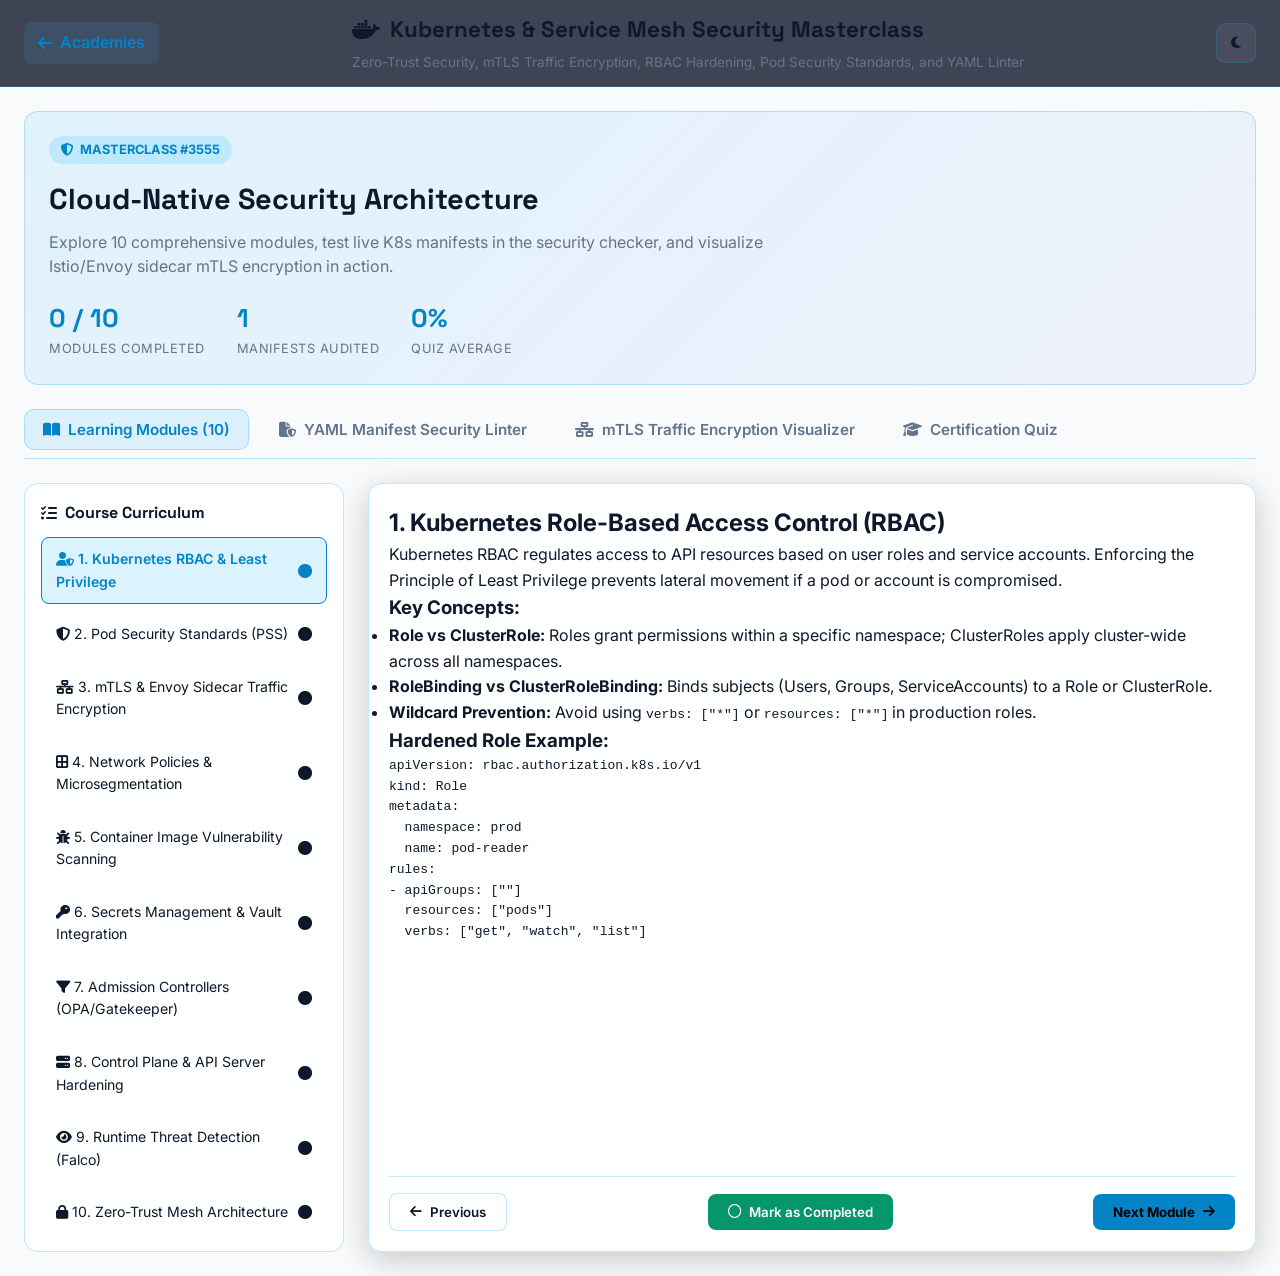
<file: pages/academy/k8s-service-mesh-security/index.html>
<!DOCTYPE html>
<html lang="en">
<head>
  <meta charset="UTF-8" />
  <meta name="viewport" content="width=device-width, initial-scale=1.0" />
  <title>K8s & Service Mesh Security Masterclass — Algo Infinity Verse</title>
  <meta name="description" content="Master Cloud-Native Kubernetes Security, Istio mTLS, RBAC, Pod Security Standards, Network Policies, and Container Hardening." />
  
  <link rel="stylesheet" href="../../../styles.css" />
  <link rel="stylesheet" href="style.css" />
  <link href="https://fonts.googleapis.com/css2?family=Space+Grotesk:wght@400;500;600;700&family=Inter:wght@400;500;600;700&family=JetBrains+Mono:wght@400;500;700&display=swap" rel="stylesheet" />
  <link rel="stylesheet" href="https://cdnjs.cloudflare.com/ajax/libs/font-awesome/6.4.0/css/all.min.css" />

  <script>
    (function() {
      try {
        var t = localStorage.getItem('theme');
        var p = window.matchMedia('(prefers-color-scheme: light)').matches;
        var theme = t || (p ? 'light' : 'dark');
        if (theme === 'light') document.documentElement.classList.add('light-mode');
      } catch (e) {}
    })();
  </script>
</head>
<body data-page="k8s-security-academy">

  <header class="ksm-header">
    <div class="ksm-header-container">
      <a href="../academy.html" class="ksm-back-btn">
        <i class="fas fa-arrow-left"></i>
        <span>Academies</span>
      </a>
      <div class="ksm-title-area">
        <h1><i class="fab fa-docker"></i> Kubernetes &amp; Service Mesh Security Masterclass</h1>
        <p>Zero-Trust Security, mTLS Traffic Encryption, RBAC Hardening, Pod Security Standards, and YAML Linter</p>
      </div>
      <div class="ksm-header-actions">
        <button id="themeToggleBtn" class="ksm-icon-btn" title="Toggle Theme">
          <i class="fas fa-moon"></i>
        </button>
      </div>
    </div>
  </header>

  <main class="ksm-main">
    <!-- METRICS & HERO BANNER -->
    <div class="ksm-hero-grid">
      <div class="ksm-hero-card">
        <div class="ksm-badge"><i class="fas fa-shield-halved"></i> Masterclass #3555</div>
        <h2>Cloud-Native Security Architecture</h2>
        <p>Explore 10 comprehensive modules, test live K8s manifests in the security checker, and visualize Istio/Envoy sidecar mTLS encryption in action.</p>
        <div class="ksm-stats-row">
          <div class="ksm-stat">
            <span class="ksm-stat-number" id="completedModulesCount">0 / 10</span>
            <span class="ksm-stat-label">Modules Completed</span>
          </div>
          <div class="ksm-stat">
            <span class="ksm-stat-number" id="linterChecksCount">0</span>
            <span class="ksm-stat-label">Manifests Audited</span>
          </div>
          <div class="ksm-stat">
            <span class="ksm-stat-number" id="quizScoreCount">0%</span>
            <span class="ksm-stat-label">Quiz Average</span>
          </div>
        </div>
      </div>
    </div>

    <!-- MAIN NAVIGATION TABS -->
    <div class="ksm-tabs-nav">
      <button class="ksm-tab-btn active" data-tab="modules"><i class="fas fa-book-open"></i> Learning Modules (10)</button>
      <button class="ksm-tab-btn" data-tab="linter"><i class="fas fa-file-shield"></i> YAML Manifest Security Linter</button>
      <button class="ksm-tab-btn" data-tab="mtls"><i class="fas fa-network-wired"></i> mTLS Traffic Encryption Visualizer</button>
      <button class="ksm-tab-btn" data-tab="quiz"><i class="fas fa-graduation-cap"></i> Certification Quiz</button>
    </div>

    <!-- TAB CONTENT: MODULES -->
    <div id="tab-modules" class="ksm-tab-content active">
      <div class="ksm-modules-layout">
        <!-- SIDEBAR MODULE LIST -->
        <div class="ksm-module-sidebar">
          <h3><i class="fas fa-list-check"></i> Course Curriculum</h3>
          <div class="ksm-module-list" id="moduleList">
            <!-- Dynamically populated -->
          </div>
        </div>

        <!-- MODULE VIEWER -->
        <div class="ksm-module-viewer ksm-card">
          <div id="moduleContent">
            <!-- Dynamically populated -->
          </div>
          <div class="ksm-module-footer">
            <button id="btnPrevModule" class="ksm-btn ksm-btn-secondary"><i class="fas fa-arrow-left"></i> Previous</button>
            <button id="btnMarkComplete" class="ksm-btn ksm-btn-success"><i class="fas fa-check-circle"></i> Mark as Completed</button>
            <button id="btnNextModule" class="ksm-btn ksm-btn-primary">Next Module <i class="fas fa-arrow-right"></i></button>
          </div>
        </div>
      </div>
    </div>

    <!-- TAB CONTENT: YAML SECURITY LINTER -->
    <div id="tab-linter" class="ksm-tab-content">
      <div class="ksm-linter-grid">
        <!-- EDITOR CARD -->
        <div class="ksm-card">
          <div class="ksm-card-header">
            <h3><i class="fas fa-code"></i> Kubernetes Manifest Editor (YAML)</h3>
            <div class="ksm-preset-selector">
              <label>Load Sample:</label>
              <button class="ksm-btn-mini active" data-preset="vulnerable">Vulnerable Pod</button>
              <button class="ksm-btn-mini" data-preset="secure">Hardened Deployment</button>
              <button class="ksm-btn-mini" data-preset="rbac">Privileged RoleBinding</button>
            </div>
          </div>
          <div class="ksm-card-body">
            <textarea id="yamlInput" class="ksm-code-input" spellcheck="false" placeholder="Paste Kubernetes YAML manifest here..."></textarea>
            <div class="ksm-action-bar">
              <button id="btnAuditYaml" class="ksm-btn ksm-btn-primary"><i class="fas fa-magnifying-glass"></i> Audit Manifest</button>
              <button id="btnAutoFixYaml" class="ksm-btn ksm-btn-success"><i class="fas fa-wand-magic-sparkles"></i> Apply Security Fixes</button>
            </div>
          </div>
        </div>

        <!-- AUDIT REPORT CARD -->
        <div class="ksm-card">
          <div class="ksm-card-header">
            <h3><i class="fas fa-clipboard-check"></i> Security Audit &amp; Risk Report</h3>
          </div>
          <div class="ksm-card-body">
            <div class="ksm-score-badge" id="yamlScoreBadge">
              <div class="ksm-score-val" id="yamlScoreVal">100</div>
              <div class="ksm-score-text" id="yamlScoreText">SECURITY SCORE</div>
            </div>
            <div id="yamlViolationsList" class="ksm-violations-list">
              <div class="ksm-empty-state">Click "Audit Manifest" to scan your Kubernetes YAML for security violations.</div>
            </div>
          </div>
        </div>
      </div>
    </div>

    <!-- TAB CONTENT: MTLS VISUALIZER -->
    <div id="tab-mtls" class="ksm-tab-content">
      <div class="ksm-card">
        <div class="ksm-card-header">
          <h3><i class="fas fa-network-wired"></i> Pod-to-Pod Service Mesh Traffic Encryption (Istio / Envoy)</h3>
          <div class="ksm-mode-toggle">
            <button id="btnModePlain" class="ksm-btn-toggle active">Plain HTTP (Unencrypted)</button>
            <button id="btnModeMtls" class="ksm-btn-toggle">Envoy Sidecar mTLS (Encrypted)</button>
          </div>
        </div>
        <div class="ksm-card-body">
          <div class="ksm-visualizer-canvas">
            <!-- POD A -->
            <div class="ksm-pod-node" id="podA">
              <div class="ksm-pod-title"><i class="fas fa-cubes"></i> Pod A: Frontend</div>
              <div class="ksm-pod-ip">IP: 10.244.1.42</div>
              <div class="ksm-app-container">App Container (Port 8080)</div>
              <div class="ksm-sidecar-container" id="sidecarA">
                <i class="fas fa-shield-alt"></i> Envoy Sidecar Proxy
                <div class="ksm-spiffe">spiffe://cluster.local/ns/default/sa/frontend</div>
              </div>
            </div>

            <!-- ANIMATED NETWORK PIPE -->
            <div class="ksm-network-pipe" id="networkPipe">
              <div class="ksm-packet" id="trafficPacket"><i class="fas fa-lock"></i></div>
              <div class="ksm-pipe-label" id="pipeLabel">UNENCRYPTED HTTP TRAFFIC</div>
            </div>

            <!-- POD B -->
            <div class="ksm-pod-node" id="podB">
              <div class="ksm-pod-title"><i class="fas fa-database"></i> Pod B: Payment Service</div>
              <div class="ksm-pod-ip">IP: 10.244.2.89</div>
              <div class="ksm-sidecar-container" id="sidecarB">
                <i class="fas fa-shield-alt"></i> Envoy Sidecar Proxy
                <div class="ksm-spiffe">spiffe://cluster.local/ns/default/sa/payment</div>
              </div>
              <div class="ksm-app-container">App Container (Port 5000)</div>
            </div>
          </div>

          <!-- HANDSHAKE LOG & PACKET INSPECTOR -->
          <div class="ksm-inspector-grid">
            <div class="ksm-inspector-box">
              <h4><i class="fas fa-terminal"></i> Envoy Proxy Handshake &amp; TLS Log</h4>
              <pre id="handshakeLog" class="ksm-log-terminal"></pre>
            </div>
            <div class="ksm-inspector-box">
              <h4><i class="fas fa-eye"></i> Wire Traffic Packet Payload Inspector</h4>
              <pre id="packetPayload" class="ksm-packet-payload"></pre>
            </div>
          </div>

          <div class="ksm-action-bar">
            <button id="btnSimulatePacket" class="ksm-btn ksm-btn-primary"><i class="fas fa-play"></i> Send Traffic Packet</button>
            <button id="btnRotateCerts" class="ksm-btn ksm-btn-secondary"><i class="fas fa-key"></i> Simulate SPIFFE Cert Rotation</button>
          </div>
        </div>
      </div>
    </div>

    <!-- TAB CONTENT: CERTIFICATION QUIZ -->
    <div id="tab-quiz" class="ksm-tab-content">
      <div class="ksm-card ksm-quiz-card">
        <div class="ksm-card-header">
          <h3><i class="fas fa-graduation-cap"></i> Kubernetes Security &amp; Service Mesh Masterclass Quiz</h3>
          <span class="ksm-quiz-counter" id="quizCounter">Question 1 of 5</span>
        </div>
        <div class="ksm-card-body">
          <div id="quizContainer">
            <!-- Dynamically populated -->
          </div>
          <div class="ksm-action-bar">
            <button id="btnSubmitQuiz" class="ksm-btn ksm-btn-primary"><i class="fas fa-check"></i> Submit Quiz Answers</button>
            <button id="btnResetQuiz" class="ksm-btn ksm-btn-secondary"><i class="fas fa-redo"></i> Reset Quiz</button>
          </div>
        </div>
      </div>
    </div>
  </main>

  <script src="script.js" type="module"></script>
</body>
</html>
</file>
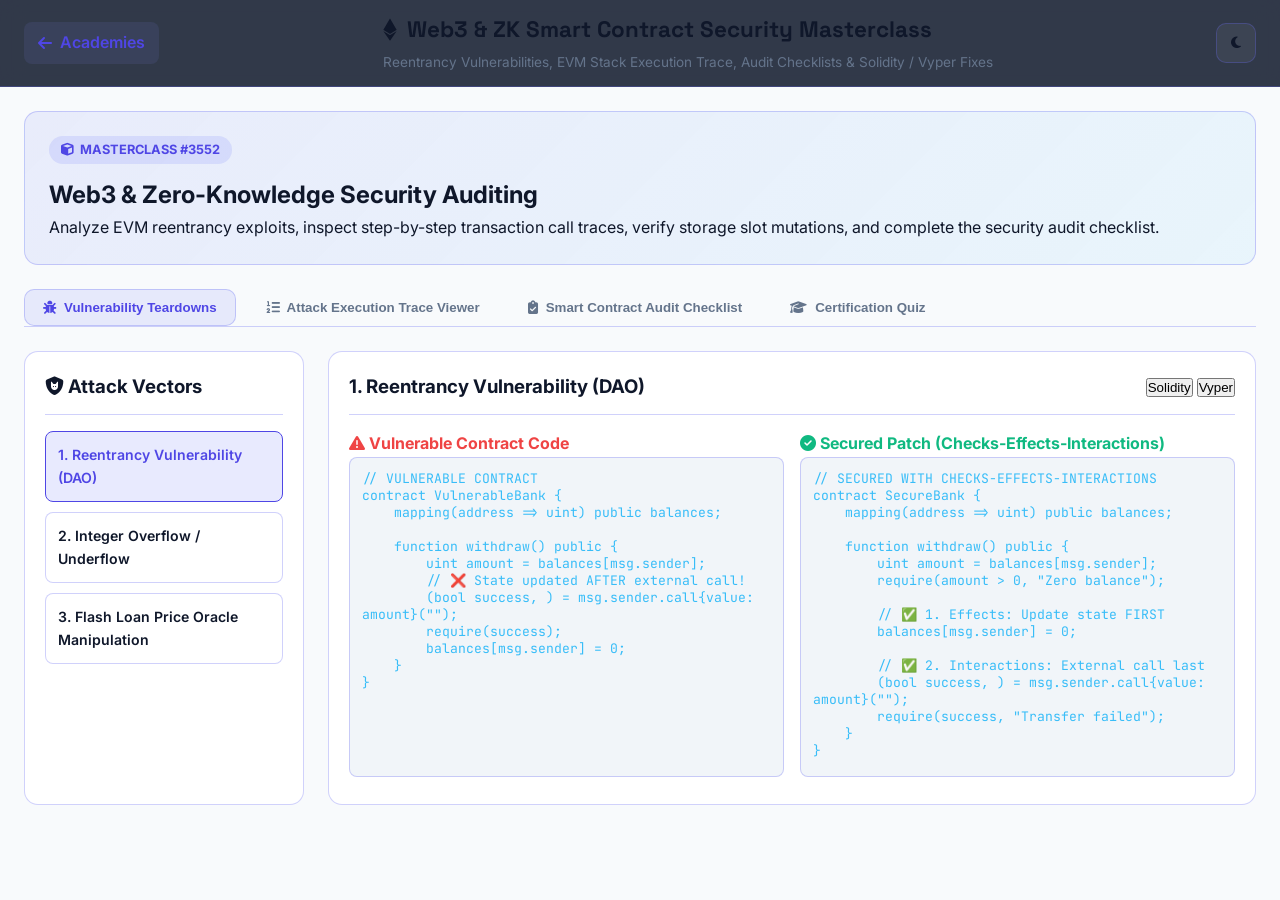
<file: pages/academy/smart-contract-security-academy/index.html>
<!DOCTYPE html>
<html lang="en">
<head>
  <meta charset="UTF-8" />
  <meta name="viewport" content="width=device-width, initial-scale=1.0" />
  <title>Web3 & Smart Contract Security Masterclass — Algo Infinity Verse</title>
  <meta name="description" content="Master EVM Smart Contract Vulnerabilities, Reentrancy Attacks, Flash Loan Exploits, ZK-SNARKs Proofs, and Formal Verification." />
  
  <link rel="stylesheet" href="../../../styles.css" />
  <link rel="stylesheet" href="style.css" />
  <link href="https://fonts.googleapis.com/css2?family=Space+Grotesk:wght@400;500;600;700&family=Inter:wght@400;500;600;700&family=JetBrains+Mono:wght@400;500;700&display=swap" rel="stylesheet" />
  <link rel="stylesheet" href="https://cdnjs.cloudflare.com/ajax/libs/font-awesome/6.4.0/css/all.min.css" />

  <script>
    (function() {
      try {
        var t = localStorage.getItem('theme');
        var p = window.matchMedia('(prefers-color-scheme: light)').matches;
        var theme = t || (p ? 'light' : 'dark');
        if (theme === 'light') document.documentElement.classList.add('light-mode');
      } catch (e) {}
    })();
  </script>
</head>
<body data-page="smart-contract-academy">

  <header class="scs-header">
    <div class="scs-header-container">
      <a href="../academy.html" class="scs-back-btn">
        <i class="fas fa-arrow-left"></i>
        <span>Academies</span>
      </a>
      <div class="scs-title-area">
        <h1><i class="fab fa-ethereum"></i> Web3 &amp; ZK Smart Contract Security Masterclass</h1>
        <p>Reentrancy Vulnerabilities, EVM Stack Execution Trace, Audit Checklists &amp; Solidity / Vyper Fixes</p>
      </div>
      <div class="scs-header-actions">
        <button id="themeToggleBtn" class="scs-icon-btn" title="Toggle Theme">
          <i class="fas fa-moon"></i>
        </button>
      </div>
    </div>
  </header>

  <main class="scs-main">
    <!-- METRICS BANNER -->
    <div class="scs-hero-card">
      <div class="scs-badge"><i class="fas fa-cube"></i> Masterclass #3552</div>
      <h2>Web3 &amp; Zero-Knowledge Security Auditing</h2>
      <p>Analyze EVM reentrancy exploits, inspect step-by-step transaction call traces, verify storage slot mutations, and complete the security audit checklist.</p>
    </div>

    <!-- TABS NAV -->
    <div class="scs-tabs-nav">
      <button class="scs-tab-btn active" data-tab="teardowns"><i class="fas fa-bug"></i> Vulnerability Teardowns</button>
      <button class="scs-tab-btn" data-tab="trace"><i class="fas fa-list-ol"></i> Attack Execution Trace Viewer</button>
      <button class="scs-tab-btn" data-tab="checklist"><i class="fas fa-clipboard-check"></i> Smart Contract Audit Checklist</button>
      <button class="scs-tab-btn" data-tab="quiz"><i class="fas fa-graduation-cap"></i> Certification Quiz</button>
    </div>

    <!-- TAB 1: TEARDOWNS -->
    <div id="tab-teardowns" class="scs-tab-content active">
      <div class="scs-teardown-grid">
        <!-- VULNERABILITY SELECTOR -->
        <div class="scs-card">
          <div class="scs-card-header">
            <h3><i class="fas fa-shield-cat"></i> Attack Vectors</h3>
          </div>
          <div class="scs-vector-list" id="vectorList"></div>
        </div>

        <!-- CODE COMPARISON & DETAILS -->
        <div class="scs-card">
          <div class="scs-card-header">
            <h3 id="vectorTitle">Reentrancy Vulnerability (DAO Exploit)</h3>
            <div class="scs-lang-toggle">
              <button class="scs-btn-mini active" data-lang="sol">Solidity</button>
              <button class="scs-btn-mini" data-lang="vyp">Vyper</button>
            </div>
          </div>
          <div class="scs-card-body">
            <div class="scs-code-grid">
              <div>
                <h4 style="color: #ef4444;"><i class="fas fa-triangle-exclamation"></i> Vulnerable Contract Code</h4>
                <textarea id="vulnCodeArea" class="scs-code-box" readonly></textarea>
              </div>
              <div>
                <h4 style="color: #10b981;"><i class="fas fa-circle-check"></i> Secured Patch (Checks-Effects-Interactions)</h4>
                <textarea id="secureCodeArea" class="scs-code-box" readonly></textarea>
              </div>
            </div>
          </div>
        </div>
      </div>
    </div>

    <!-- TAB 2: ATTACK TRACE VIEWER -->
    <div id="tab-trace" class="scs-tab-content">
      <div class="scs-card">
        <div class="scs-card-header">
          <h3><i class="fas fa-terminal"></i> Step-by-Step EVM Attack Execution Trace</h3>
          <div class="scs-trace-controls">
            <button id="btnPrevStep" class="scs-btn-sm"><i class="fas fa-step-backward"></i> Step Back</button>
            <button id="btnNextStep" class="scs-btn-sm primary"><i class="fas fa-step-forward"></i> Next EVM Step</button>
          </div>
        </div>
        <div class="scs-card-body">
          <div class="scs-trace-layout">
            <div class="scs-trace-steps" id="traceStepsContainer"></div>
            <div class="scs-evm-state">
              <h4>EVM Storage Slot &amp; Gas State</h4>
              <div id="evmStateBox" class="scs-state-box"></div>
            </div>
          </div>
        </div>
      </div>
    </div>

    <!-- TAB 3: CHECKLIST -->
    <div id="tab-checklist" class="scs-tab-content">
      <div class="scs-card">
        <div class="scs-card-header">
          <h3><i class="fas fa-list-check"></i> Solidity &amp; ZK Audit Readiness Checklist</h3>
          <span id="checklistProgress" class="scs-badge">0 / 8 Completed</span>
        </div>
        <div class="scs-card-body">
          <div id="checklistContainer" class="scs-checklist-list"></div>
        </div>
      </div>
    </div>

    <!-- TAB 4: QUIZ -->
    <div id="tab-quiz" class="scs-tab-content">
      <div class="scs-card scs-quiz-card">
        <div class="scs-card-header">
          <h3><i class="fas fa-graduation-cap"></i> Smart Contract Security Certification Quiz</h3>
        </div>
        <div class="scs-card-body">
          <div id="scsQuizContainer"></div>
          <button id="btnSubmitScsQuiz" class="scs-btn-main" style="margin-top: 20px;"><i class="fas fa-check"></i> Submit Audit Quiz</button>
        </div>
      </div>
    </div>
  </main>

  <script src="script.js" type="module"></script>
</body>
</html>
</file>
<file: styles.css>
/* ===== CSS VARIABLES ===== */
:root {
  /* Colors */
  --primary: #7c3aed;
  --primary-rgb: 124, 58, 237;
  --primary-light: #a78bfa;
  --secondary: #3b82f6;
  --accent: #06b6d4;
  --dark-bg: #0a0a1a;
  --dark-surface: #1a1a3e;
  --dark-card: #252550;
  --text-primary: #ffffff;
  --text-secondary: #a1a1aa;
  --gradient-1: linear-gradient(135deg, #667eea 0%, #764ba2 100%);
  --gradient-2: linear-gradient(135deg, #f093fb 0%, #f5576c 100%);
  --gradient-3: linear-gradient(135deg, #4facfe 0%, #00f2fe 100%);
  --gradient-4: linear-gradient(135deg, #43e97b 0%, #38f9d7 100%);
  --glass-bg: rgba(255, 255, 255, 0.05);
  --glass-border: rgba(255, 255, 255, 0.1);
  --glass-shadow: 0 8px 32px 0 rgba(31, 38, 135, 0.37);

  /* ===== VISUALIZER PANEL THEME ===== */
  --panel-bg: #1e293b;
  --panel-border: #334155;
  --panel-bg-dark: #0f172a;
  --panel-text: #cbd5e1;
  --panel-text-muted: #64748b;
  --panel-card-bg: #0b1121;
}

/* ===== GLOBAL STYLES ===== */
* {
  margin: 0;
  padding: 0;
  box-sizing: border-box;
}

html {
  scroll-behavior: smooth;
  /* Offset anchor-link scroll targets so they clear the fixed navbar */
  scroll-padding-top: 72px;
}

body {
  font-family: 'Poppins', sans-serif;
  background: var(--dark-bg);
  color: var(--text-primary);
  line-height: 1.6;
  overflow-x: hidden;
  width: 100%;
  max-width: 100%;
  margin: 0;
  padding: 0;
}

.hidden {
  display: none !important;
}

.visually-hidden {
  position: absolute !important;
  width: 1px !important;
  height: 1px !important;
  padding: 0 !important;
  margin: -1px !important;
  overflow: hidden !important;
  clip: rect(0, 0, 0, 0) !important;
  white-space: nowrap !important;
  border: 0 !important;
}

/* ===== PAGE FADE-IN (Smooth Page Transitions) =====
   Subtle, brief opacity fade-in on every page load for a polished
   navigation feel.

   Why pure CSS (@keyframes) and not a JS-triggered transition:
   - It runs automatically on page load, so there is zero JavaScript
     involved and no way for it to delay or block page interactivity.
   - There is no initial `opacity: 0` default that could leave the page
     invisible if a script fails.

   Why <main> instead of <body>/<html>:
   - An element with opacity < 1 establishes a containing block for its
     position:fixed descendants. Animating <body> would therefore make
     the fixed navbar, scroll-to-top button, and modals jump during the
     fade. <main> is the content wrapper on essentially every page and
     contains no fixed-position chrome, so it is safe to animate.

   Accessibility:
   - Gated behind `prefers-reduced-motion: no-preference`, so users who
     opt out of motion see the page instantly, with no animation at all.
   - Pages without a <main> element (e.g. 404/offline fallbacks) simply
     get no fade — a graceful degradation, never a hidden page. */
@keyframes pageFadeIn {
  from {
    opacity: 0;
  }
  to {
    opacity: 1;
  }
}

@media (prefers-reduced-motion: no-preference) {
  main {
    /* `backwards` applies the opacity:0 from-frame during the pre-start
       period too, so there is never a flash of fully-visible content. */
    animation: pageFadeIn 0.4s ease-out backwards;
  }
}

/* ===== ACCESSIBILITY FOCUS STATES ===== */
:focus-visible,
.focus-visible {
  outline: 2px solid var(--accent) !important;
  outline-offset: 2px !important;
  box-shadow: 0 0 0 4px rgba(6, 182, 212, 0.3) !important;
  border-radius: 4px;
}

/* ===== BIG BOX (general card hover effect, used across app) ===== */
.big-box {
  transition: transform 0.3s ease-in-out;
}

.big-box:hover {
  transform: scale(1.05);
}

#profile .big-box:hover {
  transform: none;
}

/* ===== LOADING TEXT (used by quiz editor modal and other loaders) ===== */
.loading-text {
  color: var(--text-secondary, #888);
  font-size: 0.9rem;
  margin-top: 10px;
  animation: textPulse 1.5s ease-in-out infinite;
}

@keyframes textPulse {
  0%,
  100% {
    opacity: 0.6;
  }
  50% {
    opacity: 1;
  }
}

@media (prefers-reduced-motion: reduce) {
  .loading-text {
    animation: none;
  }
}

/* ===== BOOKMARK COLLECTIONS ===== */
.bookmark-collection-card {
  background: rgba(255, 255, 255, 0.06);
  border: 1px solid var(--glass-border);
  border-radius: 14px;
  padding: 1rem;
  margin-bottom: 0.75rem;
  backdrop-filter: blur(10px);
  transition:
    transform 0.2s ease,
    border-color 0.2s ease;
}

.bookmark-collection-card:hover {
  transform: translateY(-2px);
  border-color: rgba(255, 255, 255, 0.22);
}

.bookmark-collection-header {
  display: flex;
  justify-content: space-between;
  gap: 0.75rem;
  align-items: flex-start;
}

.bookmark-collection-icon {
  font-size: 1.2rem;
  margin-bottom: 0.2rem;
}

.bookmark-collection-actions button {
  background: transparent;
  border: 0;
  color: var(--text-primary);
  cursor: pointer;
  margin-left: 0.25rem;
}

.bookmark-collection-metrics {
  display: flex;
  flex-wrap: wrap;
  gap: 0.5rem;
  margin-top: 0.75rem;
  color: var(--text-secondary);
  font-size: 0.85rem;
}

.bookmark-collection-picker {
  margin-top: 0.75rem;
  border-top: 1px solid var(--glass-border);
  padding-top: 0.75rem;
}

.bookmark-collection-choices {
  display: flex;
  flex-wrap: wrap;
  gap: 0.5rem;
  margin: 0.4rem 0 0.6rem;
}

.bookmark-collection-choice-item {
  display: inline-flex;
  gap: 0.35rem;
  align-items: center;
  font-size: 0.85rem;
  color: var(--text-secondary);
}

.bookmark-add-collection-btn {
  border: 0;
  border-radius: 999px;
  padding: 0.4rem 0.8rem;
  background: var(--gradient-3);
  color: white;
  cursor: pointer;
}

/* ===== FOOTER VISIBILITY — hide floating UI when footer is in view ===== */
body[data-footer-visible] #shortcutsToggle,
body[data-footer-visible] #pwa-storage-usage {
  opacity: 0;
  pointer-events: none;
  transform: translateY(12px);
  transition:
    opacity 0.3s ease,
    transform 0.3s ease;
}

#shortcutsToggle,
#pwa-storage-usage {
  transition:
    opacity 0.3s ease,
    transform 0.3s ease;
}

/* ===== SCROLL TO TOP ===== */
.scroll-top-btn {
  position: fixed;
  bottom: 30px;
  right: 30px;
  width: 44px;
  height: 44px;
  border-radius: 50%;
  display: flex;
  align-items: center;
  justify-content: center;
  background: transparent;
  border: 1.5px solid rgba(255, 255, 255, 0.2);
  color: rgba(255, 255, 255, 0.7);
  font-size: 0.95rem;
  cursor: pointer;
  opacity: 0;
  pointer-events: none;
  transform: translateY(20px);
  transition:
    opacity 0.4s cubic-bezier(0.34, 1.56, 0.64, 1),
    transform 0.4s cubic-bezier(0.34, 1.56, 0.64, 1),
    border-color 0.25s ease,
    color 0.25s ease,
    background 0.25s ease;
  z-index: 1000;
}

.scroll-top-btn.visible {
  opacity: 1;
  pointer-events: all;
  transform: translateY(0);
}

.scroll-top-btn:hover {
  border-color: rgba(255, 255, 255, 0.5);
  color: #fff;
  background: rgba(255, 255, 255, 0.06);
}

.scroll-top-btn:active {
  transform: scale(0.92);
  transition-duration: 0.12s;
}

/* Did You Know? Facts Section */
.facts-card {
  max-width: 1200px;
  margin: 1.5rem auto;
  background: var(--glass-bg);
  border: 1px solid var(--glass-border);
  border-radius: 20px;
  padding: 1.25rem;
  backdrop-filter: blur(10px);
  transition: all 0.3s ease;
}

.facts-card:hover {
  transform: translateY(-4px);
}

.facts-header {
  display: flex;
  justify-content: space-between;
  align-items: center;
  margin-bottom: 0.75rem;
}

.facts-title {
  display: flex;
  align-items: center;
  gap: 0.5rem;
}

.facts-icon {
  font-size: 1.5rem;
}

.facts-title h3 {
  font-size: 1.1rem;
  font-weight: 700;
  color: var(--text-primary);
  margin: 0;
}

.facts-btn {
  padding: 0.4rem 1.2rem;
  background: linear-gradient(135deg, #c4b5fd, #a78bfa);
  color: #1a202c;
  border: none;
  border-radius: 20px;
  cursor: pointer;
  font-size: 0.8rem;
  font-weight: 600;
  transition: all 0.3s ease;
  white-space: nowrap;
}

.facts-btn:hover {
  transform: scale(1.05);
  box-shadow: 0 4px 15px rgba(167, 139, 250, 0.4);
}

.facts-content {
  padding: 0.5rem 0;
}

.fact-text {
  font-size: 1.1rem;
  line-height: 1.6;
  color: var(--text-primary);
  margin: 0 0 0.75rem 0;
  min-height: 3.2rem;
  transition: opacity 0.3s ease;
}

.facts-footer {
  display: flex;
  justify-content: space-between;
  align-items: center;
  font-size: 0.8rem;
  color: var(--text-secondary);
  border-top: 1px solid var(--glass-border);
  padding-top: 0.75rem;
}

.facts-label {
  opacity: 0.7;
}

.facts-counter {
  background: rgba(196, 181, 253, 0.15);
  padding: 0.2rem 0.8rem;
  border-radius: 12px;
  font-weight: 600;
  font-size: 0.7rem;
  color: #a78bfa;
}

/* Dark Mode Support */
.dark .facts-card {
  background: var(--glass-bg);
}

.dark .facts-btn {
  background: rgba(167, 139, 250, 0.2);
  border: 1px solid rgba(167, 139, 250, 0.25);
  color: #c4b5fd;
}

.dark .facts-btn:hover {
  box-shadow: 0 4px 15px rgba(167, 139, 250, 0.2);
}

.dark .facts-counter {
  background: rgba(167, 139, 250, 0.15);
  color: #a78bfa;
}

/* Responsive */
@media (max-width: 600px) {
  .facts-card {
    padding: 1rem 1.25rem;
  }

  .facts-header {
    flex-direction: column;
    align-items: flex-start;
    gap: 0.5rem;
  }

  .facts-btn {
    align-self: flex-start;
  }

  .fact-text {
    font-size: 0.95rem;
  }

  .facts-footer {
    flex-direction: column;
    align-items: flex-start;
    gap: 0.3rem;
  }
}

/* ===== AUTHENTICATION ===== */
.auth-page {
  height: 100vh;
  display: flex;
  align-items: center;
  justify-content: center;
  padding: 0;
  background:
    radial-gradient(circle at top left, rgba(6, 182, 212, 0.18), transparent 34rem),
    radial-gradient(circle at bottom right, rgba(124, 58, 237, 0.2), transparent 32rem),
    var(--dark-bg);
}

.auth-split {
  display: flex;
  width: 100%;
  height: 100vh;
}

.auth-split-left {
  flex: 0 0 calc(50% + 60px);
  max-width: calc(50% + 60px);
  width: calc(50% + 60px);
  margin-right: -60px;
  display: flex;
  align-items: center;
  justify-content: center;
  padding: 2rem 3.5rem 2rem 2rem;
  position: relative;
  z-index: 3;
  overflow: hidden;
  background: linear-gradient(
    100deg,
    rgba(10, 10, 26, 0.97) 0%,
    rgba(10, 10, 26, 0.9) 40%,
    rgba(18, 16, 38, 0.55) 70%,
    transparent 100%
  );
  backdrop-filter: blur(24px);
  -webkit-backdrop-filter: blur(24px);
  transition:
    transform 0.5s cubic-bezier(0.16, 1, 0.3, 1),
    box-shadow 0.5s cubic-bezier(0.16, 1, 0.3, 1);
  isolation: isolate;
}

/* ══ DRAMATIC HOVER ANIMATION REMOVED (Replaced by DitheringShader) ══ */
.auth-split-left:hover {
  transform: scale(1.02);
  box-shadow:
    0 0 40px rgba(124, 58, 237, 0.2),
    0 0 80px rgba(124, 58, 237, 0.1);
}

/* ══ RIGHT PANEL — blends into left via gradient overlap ══ */
.auth-split-right {
  flex: 0 0 50%;
  max-width: 50%;
  width: 50%;
  min-width: 0;
  position: relative;
  overflow: hidden;
  background: #060612;
}

.auth-split-right::before {
  content: '';
  position: absolute;
  top: 0;
  left: 0;
  width: 100%;
  height: 100%;
  background:
    linear-gradient(
      90deg,
      rgba(6, 6, 18, 0.85) 0%,
      rgba(6, 6, 18, 0.3) 10%,
      transparent 20%,
      transparent 80%,
      rgba(6, 6, 18, 0.25) 100%
    ),
    linear-gradient(
      0deg,
      rgba(6, 6, 18, 0.35) 0%,
      transparent 25%,
      transparent 75%,
      rgba(6, 6, 18, 0.35) 100%
    );
  z-index: 1;
  pointer-events: none;
}

.auth-split-right .auth-visual-canvas {
  position: absolute;
  top: 0;
  left: 0;
  width: 100%;
  height: 100%;
  z-index: 0;
}

.auth-panel {
  width: 100%;
  max-width: 420px;
  padding: 2.5rem;
  background: rgba(15, 15, 25, 0.65);
  backdrop-filter: blur(16px);
  -webkit-backdrop-filter: blur(16px);
  border: 1px solid rgba(255, 255, 255, 0.08);
  border-radius: 24px;
  box-shadow: 0 8px 32px rgba(0, 0, 0, 0.4);
  position: relative;
  z-index: 10;
}

.auth-brand {
  text-align: center;
  margin-bottom: 1rem;
}

body[data-page='login'],
body[data-page='signup'] {
  overflow: hidden;
}

body[data-page='signup'] .auth-panel {
  max-width: 520px;
}

body[data-page='signup'] .auth-form {
  grid-template-columns: 1fr 1fr;
}

body[data-page='signup'] .auth-form .form-group:nth-child(-n + 2) {
  grid-column: span 1;
}

body[data-page='signup'] .auth-form .form-group:nth-child(n + 3),
body[data-page='signup'] .auth-form .auth-message,
body[data-page='signup'] .auth-form .auth-submit {
  grid-column: 1 / -1;
}

@media (max-width: 600px) {
  body[data-page='signup'] .auth-form {
    grid-template-columns: 1fr;
  }
}

/* ===== RESPONSIVE: collapse right panel on mobile ===== */
@media (max-width: 900px) {
  .auth-split-right {
    display: none;
  }

  .auth-split-left {
    flex: 1;
    max-width: none;
    padding: 1.5rem;
  }

  .auth-split-left::after,
  .auth-split-left::before {
    display: none;
  }

  .auth-page {
    padding: 1rem;
  }

  .auth-panel {
    max-width: 420px;
  }
}

/* ===== AUTH BUTTON STYLES ===== */

.guest-btn {
  width: 100%;
  padding: 0.75rem 1.5rem;
  border-radius: 16px;
  background: transparent;
  border: 2px solid #c084fc;
  color: #c084fc;
  font: inherit;
  font-size: 0.95rem;
  font-weight: 600;
  cursor: pointer;
  display: inline-flex;
  align-items: center;
  justify-content: center;
  gap: 0.6rem;
  transition: all 0.3s ease;
  min-height: 48px;
  position: relative;
  overflow: hidden;
  margin-top: 0.5rem;
}

.guest-btn::before {
  content: '';
  position: absolute;
  inset: 0;
  background: rgba(192, 132, 252, 0.08);
  opacity: 0;
  transition: opacity 0.3s ease;
}

.guest-btn:hover {
  background: rgba(192, 132, 252, 0.12);
  border-color: #c084fc;
  transform: translateY(-2px);
  box-shadow: none;
}

.guest-btn:hover::before {
  opacity: 1;
}

.guest-btn:active {
  transform: translateY(0);
}

.guest-btn i {
  font-size: 1.1rem;
}

.guest-btn[data-loading='true'],
.guest-btn:disabled {
  opacity: 0.7;
  cursor: wait;
}

.guest-btn .btn-spinner {
  width: 18px;
  height: 18px;
  border: 2px solid transparent;
  border-top-color: #c084fc;
  border-radius: 50%;
  animation: guestBtnSpin 0.6s linear infinite;
  display: inline-block;
}

@keyframes guestBtnSpin {
  to {
    transform: rotate(360deg);
  }
}

.google-btn {
  width: 100%;
  padding: 0.75rem 1.5rem;
  border-radius: 12px;
  background: rgba(255, 255, 255, 0.06);
  border: 1px solid var(--glass-border);
  color: var(--text-primary);
  font: inherit;
  font-size: 0.95rem;
  font-weight: 500;
  cursor: pointer;
  display: inline-flex;
  align-items: center;
  justify-content: center;
  gap: 0.75rem;
  transition: all 0.3s ease;
  min-height: 48px;
  margin-top: 0.75rem;
}

.google-btn:hover {
  background: rgba(255, 255, 255, 0.12);
  border-color: var(--text-secondary);
  transform: translateY(-2px);
  box-shadow: 0 4px 15px rgba(0, 0, 0, 0.2);
}

.google-btn:active {
  transform: translateY(0);
}

.google-btn-icon {
  flex-shrink: 0;
}

.google-btn[data-loading='true'],
.google-btn:disabled {
  opacity: 0.7;
  cursor: wait;
}

.google-btn .btn-spinner {
  width: 18px;
  height: 18px;
  border: 2px solid transparent;
  border-top-color: var(--text-primary);
  border-radius: 50%;
  animation: guestBtnSpin 0.6s linear infinite;
  display: inline-block;
}

.auth-divider {
  display: flex;
  align-items: center;
  gap: 0.75rem;
  margin: 0.75rem 0;
  color: var(--text-secondary);
  font-size: 0.85rem;
}

.auth-divider::before,
.auth-divider::after {
  content: '';
  flex: 1;
  height: 1px;
  background: var(--glass-border);
}

.auth-divider span {
  white-space: nowrap;
  opacity: 0.7;
}

.auth-password-field {
  position: relative;
  display: flex;
  align-items: center;
}

.auth-password-field input {
  padding-right: 3rem !important;
}

.auth-password-toggle {
  position: absolute;
  right: 0.75rem;
  top: 50%;
  transform: translateY(-50%);
  background: none;
  border: none;
  color: var(--text-secondary);
  cursor: pointer;
  padding: 0.25rem;
  font-size: 1rem;
  display: flex;
  align-items: center;
  justify-content: center;
  transition: color 0.2s ease;
  z-index: 2;
}

.auth-password-toggle:hover {
  color: var(--text-primary);
}

.auth-mark {
  display: inline-grid;
  place-items: center;
  width: 48px;
  height: 48px;
  margin-bottom: 0.75rem;
  border-radius: 50%;
  background: var(--gradient-1);
  color: white;
  font-family: 'Orbitron', sans-serif;
  font-size: 2rem;
  font-weight: 900;
}

.auth-brand h1 {
  font-family: 'Orbitron', sans-serif;
  font-size: 1.5rem;
  margin-bottom: 0.3rem;
}

.auth-brand p,
.auth-switch,
.form-group small {
  color: var(--text-secondary);
  font-size: 0.78rem;
}

.form-group small {
  margin-top: 0.15rem;
  opacity: 0.7;
}

.auth-form {
  display: grid;
  gap: 0.75rem;
}

.form-group {
  display: grid;
  gap: 0.45rem;
}

.form-group label {
  font-weight: 600;
  font-size: 0.82rem;
  text-transform: uppercase;
  letter-spacing: 0.06em;
  color: rgba(167, 139, 250, 0.8);
  transition:
    color 0.3s ease,
    text-shadow 0.3s ease;
}

.form-group:focus-within label {
  color: rgba(167, 139, 250, 1);
  text-shadow: 0 0 20px rgba(124, 58, 237, 0.3);
}

.form-group input {
  width: 100%;
  min-height: 44px;
  border: 1px solid rgba(124, 58, 237, 0.2);
  border-radius: 10px;
  background: linear-gradient(135deg, rgba(255, 255, 255, 0.04) 0%, rgba(124, 58, 237, 0.04) 100%);
  color: var(--text-primary);
  font: inherit;
  font-size: 0.95rem;
  padding: 0.6rem 0.9rem;
  outline: none;
  transition:
    border-color 0.3s ease,
    box-shadow 0.3s ease,
    background 0.3s ease;
  position: relative;
}

.form-group input::placeholder {
  color: rgba(161, 161, 170, 0.4);
}

.form-group input:hover {
  border-color: rgba(124, 58, 237, 0.35);
  background: linear-gradient(135deg, rgba(255, 255, 255, 0.06) 0%, rgba(124, 58, 237, 0.06) 100%);
}

.form-group input:focus {
  border-color: rgba(124, 58, 237, 0.6);
  background: linear-gradient(135deg, rgba(255, 255, 255, 0.07) 0%, rgba(124, 58, 237, 0.08) 100%);
  box-shadow:
    0 0 0 1px rgba(124, 58, 237, 0.15),
    0 0 20px rgba(124, 58, 237, 0.1),
    inset 0 0 15px rgba(124, 58, 237, 0.03);
}

.form-group input:focus-visible {
  outline: none !important;
  outline-offset: 0 !important;
  box-shadow:
    0 0 0 1px rgba(124, 58, 237, 0.15),
    0 0 20px rgba(124, 58, 237, 0.1),
    inset 0 0 15px rgba(124, 58, 237, 0.03) !important;
}

/* Remove: border-image conflicts with border-radius, replaced by the box-shadow glow above */

button.auth-submit {
  width: 100%;
  justify-content: center;
  min-height: 46px;
  border-radius: 16px;
  font-weight: 700;
  letter-spacing: 0.03em;
  position: relative;
  overflow: hidden;
  transition: all 0.3s ease;
  background: #c084fc;
  color: #1e1b4b;
  border: none;
  box-shadow: none;
}

button.auth-submit:hover {
  background: #a78bfa;
  transform: translateY(-2px);
  box-shadow: none;
}

button.auth-submit[data-loading='true'] {
  opacity: 0.75;
  cursor: wait;
}

.auth-message {
  min-height: 1.4rem;
  font-size: 0.94rem;
}

.auth-message.error {
  color: #fca5a5;
}

.auth-message.success {
  color: #86efac;
}

.auth-message.info {
  color: var(--text-secondary);
}

.auth-switch {
  margin-top: 1.25rem;
  text-align: center;
}

.auth-switch a {
  color: var(--primary-light);
  font-weight: 600;
}

.password-meter {
  height: 6px;
  overflow: hidden;
  border-radius: 999px;
  background: rgba(255, 255, 255, 0.1);
}

.password-meter span {
  display: block;
  width: 0;
  height: 100%;
  background: #ef4444;
  transition:
    width 0.2s ease,
    background 0.2s ease;
}

.password-meter[data-score='1'] span {
  width: 20%;
}

.password-meter[data-score='2'] span {
  width: 40%;
  background: #f97316;
}

.password-meter[data-score='3'] span {
  width: 60%;
  background: #facc15;
}

.password-meter[data-score='4'] span {
  width: 80%;
  background: #22c55e;
}

.password-meter[data-score='5'] span {
  width: 100%;
  background: var(--gradient-4);
}

/* ===== AUTH GATE MODAL ===== */
#authGateModal {
  z-index: 11000;
}

.auth-gate-modal-content,
#authGateModal .auth-gate-modal-content {
  position: relative;
  max-width: 400px;
  width: 90%;
  margin: auto;
  padding: 1.5rem 1.25rem 1.25rem;
  background: #1e1e1e;
  border: 1px solid rgba(247, 192, 201, 0.2);
  border-radius: 24px;
  box-shadow:
    0 25px 60px rgba(0, 0, 0, 0.6),
    0 0 0 1px rgba(255, 255, 255, 0.05),
    inset 0 1px 0 rgba(255, 255, 255, 0.08);
  text-align: center;
  animation: authGateSlideIn 0.35s cubic-bezier(0.34, 1.56, 0.64, 1) both;
}

#authGateModal .auth-gate-modal-content .modal-close {
  position: absolute;
  top: 0.75rem;
  right: 0.75rem;
}

@keyframes authGateSlideIn {
  from {
    opacity: 0;
    transform: translateY(-30px) scale(0.92);
  }
  to {
    opacity: 1;
    transform: translateY(0) scale(1);
  }
}

/* Brand icon ring */
.auth-gate-icon {
  display: flex;
  justify-content: center;
  margin-bottom: 0.75rem;
}

.auth-gate-icon-ring {
  width: 52px;
  height: 52px;
  border-radius: 50%;
  background: var(--gradient-1);
  display: flex;
  align-items: center;
  justify-content: center;
  position: relative;
  box-shadow:
    0 0 0 8px rgba(102, 126, 234, 0.18),
    0 0 0 16px rgba(118, 75, 162, 0.08);
  animation: authGateBounce 0.6s cubic-bezier(0.34, 1.56, 0.64, 1) both;
}

.auth-gate-infinity {
  font-family: 'Orbitron', sans-serif;
  font-size: 1.6rem;
  font-weight: 900;
  color: #fff;
  line-height: 1;
  animation: authGatePulse 2s ease-in-out 1s infinite;
}

.auth-gate-icon-ring::before,
.auth-gate-icon-ring::after {
  content: '';
  position: absolute;
  width: 8px;
  height: 8px;
  border-radius: 50%;
  opacity: 0;
  animation: authGateSparkle 0.8s ease-out 0.3s forwards;
}

.auth-gate-icon-ring::before {
  top: -4px;
  right: -6px;
  background: #a78bfa;
}

.auth-gate-icon-ring::after {
  bottom: -4px;
  left: -6px;
  background: #f0d87a;
  animation-delay: 0.5s;
}

@keyframes authGateBounce {
  0% {
    opacity: 0;
    transform: scale(0.3) rotate(-15deg);
  }
  50% {
    transform: scale(1.12) rotate(3deg);
  }
  70% {
    transform: scale(0.94) rotate(-1deg);
  }
  100% {
    opacity: 1;
    transform: scale(1) rotate(0deg);
  }
}

@keyframes authGateSparkle {
  0% {
    opacity: 0;
    transform: scale(0) translateY(0);
  }
  40% {
    opacity: 1;
    transform: scale(1.2) translateY(-6px);
  }
  100% {
    opacity: 0;
    transform: scale(0) translateY(-14px);
  }
}

@keyframes authGatePulse {
  0%,
  100% {
    opacity: 1;
    transform: scale(1);
  }
  50% {
    opacity: 0.75;
    transform: scale(1.08);
  }
}

.auth-gate-title {
  font-family: 'Orbitron', sans-serif;
  font-size: 1.15rem;
  font-weight: 700;
  color: #f0d87a;
  margin-bottom: 0.3rem;
}

.auth-gate-subtitle {
  color: var(--text-secondary);
  font-size: 0.85rem;
  line-height: 1.4;
  margin-bottom: 1rem;
}

/* Perks list */
.auth-gate-perks {
  display: flex;
  flex-direction: column;
  gap: 0.5rem;
  margin-bottom: 1rem;
  text-align: left;
  padding: 0.6rem 0.85rem;
  background: rgba(255, 255, 255, 0.04);
  border: 1px solid rgba(255, 255, 255, 0.07);
  border-radius: 14px;
}

.auth-gate-perk {
  display: flex;
  align-items: center;
  gap: 0.75rem;
  font-size: 0.875rem;
  color: var(--text-secondary);
  font-weight: 500;
}

/* Perk icon badges */
.perk-badge {
  width: 28px;
  height: 28px;
  border-radius: 8px;
  display: flex;
  align-items: center;
  justify-content: center;
  flex-shrink: 0;
  font-size: 0.85rem;
}

.perk-badge--progress {
  background: rgba(242, 181, 196, 0.18);
  color: #f2b5c4;
}

.perk-badge--xp {
  background: rgba(240, 216, 122, 0.18);
  color: #f0d87a;
}

.perk-badge--leaderboard {
  background: rgba(181, 211, 232, 0.18);
  color: #b5d3e8;
}

.perk-badge i {
  width: auto;
  color: inherit;
  font-size: inherit;
}

/* Action buttons */
.auth-gate-actions {
  display: flex;
  flex-direction: column;
  gap: 0.4rem;
  margin-bottom: 0.75rem;
}

.auth-gate-actions__main {
  display: flex;
  gap: 0.5rem;
}

.auth-gate-btn {
  flex: 1;
  padding: 0.5rem 1rem;
  font-size: 0.82rem;
  font-weight: 600;
  text-align: center;
  text-decoration: none;
  border-radius: 10px;
  display: inline-flex;
  align-items: center;
  justify-content: center;
  gap: 0.4rem;
  transition: all 0.2s ease;
  cursor: pointer;
  border: 1.5px solid transparent;
  font-family: inherit;
}

.auth-gate-btn--outline {
  background: transparent;
  border-color: rgba(255, 255, 255, 0.2);
  color: rgba(255, 255, 255, 0.75);
}

.auth-gate-btn--outline:hover {
  border-color: rgba(255, 255, 255, 0.45);
  background: rgba(255, 255, 255, 0.05);
}

.auth-gate-btn--primary {
  background: #f0d87a;
  color: #1a1a3e;
}

.auth-gate-btn--primary:hover {
  background: #e8c85a;
}

.auth-gate-btn--ghost {
  background: transparent;
  border-color: transparent;
  color: rgba(255, 255, 255, 0.4);
  font-size: 0.82rem;
  padding: 0.45rem;
  flex: 0 1 auto;
}

.auth-gate-btn--ghost:hover {
  color: rgba(255, 255, 255, 0.7);
}

/* Dismiss */
.auth-gate-dismiss {
  margin: 0;
}

.auth-gate-dismiss-btn {
  background: none;
  border: none;
  color: var(--text-secondary);
  font-size: 0.82rem;
  cursor: pointer;
  padding: 0.3rem 0.5rem;
  border-radius: 6px;
  transition: color 0.2s ease;
  font-family: inherit;
}

.auth-gate-dismiss-btn:hover {
  color: var(--text-primary);
  text-decoration: underline;
}

/* Shake animation for protected elements */
@keyframes authGateShake {
  0%,
  100% {
    transform: translateX(0);
  }
  20% {
    transform: translateX(-6px);
  }
  40% {
    transform: translateX(6px);
  }
  60% {
    transform: translateX(-4px);
  }
  80% {
    transform: translateX(4px);
  }
}

.auth-gate-shake {
  animation: authGateShake 0.4s ease;
}

/* Login-only mode (no signup/guest options) */
.auth-gate--login-mode .auth-gate-perks,
.auth-gate--login-mode #authGateSignupBtn,
.auth-gate--login-mode #authGateGuestBtn {
  display: none;
}

.auth-gate--login-mode .auth-gate-actions__main {
  flex-direction: column;
}

/* ===== SIGN OUT CONFIRMATION MODAL ===== */
/* Follows design language of Auth Gate modal (icon ring, gold title, card styling) */

#signOutModal {
  z-index: 11000;
}

.signout-modal-content,
#signOutModal .signout-modal-content {
  position: relative;
  max-width: 400px;
  width: 90%;
  margin: auto;
  padding: 1.5rem 1.25rem 1.25rem;
  background: #1e1e1e;
  border: 1px solid rgba(247, 192, 201, 0.2);
  border-radius: 24px;
  box-shadow:
    0 25px 60px rgba(0, 0, 0, 0.6),
    0 0 0 1px rgba(255, 255, 255, 0.05),
    inset 0 1px 0 rgba(255, 255, 255, 0.08);
  text-align: center;
  animation: authGateSlideIn 0.35s cubic-bezier(0.34, 1.56, 0.64, 1) both;
}

#signOutModal .signout-modal-content .modal-close {
  position: absolute;
  top: 0.75rem;
  right: 0.75rem;
}

#signOutModal .signout-modal-content .modal-close:focus-visible {
  outline: none !important;
  outline-offset: 0 !important;
  box-shadow: 0 0 0 2px rgba(255, 255, 255, 0.15) !important;
  border-radius: 4px;
}

/* Icon ring — soft pastel peach-gold for sign-out action */
.signout-icon {
  display: flex;
  justify-content: center;
  margin-bottom: 0.75rem;
}

.signout-icon-ring {
  width: 52px;
  height: 52px;
  border-radius: 50%;
  background: linear-gradient(135deg, #fde68a 0%, #fcd34d 100%);
  display: flex;
  align-items: center;
  justify-content: center;
  position: relative;
  box-shadow:
    0 0 0 8px rgba(253, 230, 138, 0.18),
    0 0 0 16px rgba(252, 211, 77, 0.08);
  animation: authGateBounce 0.6s cubic-bezier(0.34, 1.56, 0.64, 1) both;
}

.signout-icon-ring i {
  font-size: 1.3rem;
  color: #fff;
  line-height: 1;
}

.signout-icon-ring::before,
.signout-icon-ring::after {
  content: '';
  position: absolute;
  width: 8px;
  height: 8px;
  border-radius: 50%;
  opacity: 0;
  animation: authGateSparkle 0.8s ease-out 0.3s forwards;
}

.signout-icon-ring::before {
  top: -4px;
  right: -6px;
  background: #a78bfa;
}

.signout-icon-ring::after {
  bottom: -4px;
  left: -6px;
  background: #f0d87a;
  animation-delay: 0.5s;
}

/* Title & subtitle */
.signout-title {
  font-family: 'Orbitron', sans-serif;
  font-size: 1.15rem;
  font-weight: 700;
  color: #f0d87a;
  margin-bottom: 0.3rem;
}

.signout-subtitle {
  color: var(--text-secondary);
  font-size: 0.85rem;
  line-height: 1.4;
  margin-bottom: 1rem;
}

/* Info box — reassures user their data is safe */
.signout-info-box {
  padding: 0.6rem 0.85rem;
  margin-bottom: 1rem;
  background: rgba(255, 255, 255, 0.04);
  border: 1px solid rgba(255, 255, 255, 0.07);
  border-radius: 14px;
  text-align: center;
}

.signout-info-text {
  font-size: 0.82rem;
  color: var(--text-secondary);
  line-height: 1.4;
  margin: 0;
}

.signout-info-text i {
  color: #4ade80;
  margin-right: 0.3rem;
}

/* Action buttons */
.signout-actions {
  display: flex;
  gap: 0.5rem;
  margin-bottom: 0.75rem;
}

.signout-btn {
  flex: 1;
  padding: 0.55rem 1rem;
  font-size: 0.85rem;
  font-weight: 600;
  text-align: center;
  border-radius: 12px;
  display: inline-flex;
  align-items: center;
  justify-content: center;
  gap: 0.4rem;
  transition: all 0.2s ease;
  cursor: pointer;
  border: 1.5px solid transparent;
  font-family: inherit;
}

.signout-btn--cancel {
  background: transparent;
  border-color: rgba(255, 255, 255, 0.2);
  color: rgba(255, 255, 255, 0.7);
}

.signout-btn--cancel:hover {
  border-color: rgba(255, 255, 255, 0.4);
  background: rgba(255, 255, 255, 0.05);
}

.signout-btn--danger {
  background: #fca5a5;
  color: #1e1e1e;
  border-color: #fca5a5;
}

.signout-btn--danger:hover {
  background: #f87171;
  border-color: #f87171;
}

.signout-btn--danger:disabled,
.signout-btn--danger.loading {
  opacity: 0.6;
  cursor: not-allowed;
  pointer-events: none;
}

.signout-btn-spinner {
  display: inline-block;
  width: 16px;
  height: 16px;
  border: 2px solid transparent;
  border-top-color: #fff;
  border-radius: 50%;
  animation: guestBtnSpin 0.6s linear infinite;
}

/* Dismiss */
.signout-dismiss {
  margin: 0;
}

.signout-dismiss-btn {
  background: none;
  border: none;
  color: var(--text-secondary);
  font-size: 0.82rem;
  cursor: pointer;
  padding: 0.3rem 0.5rem;
  border-radius: 6px;
  transition: color 0.2s ease;
  font-family: inherit;
}

.signout-dismiss-btn:hover {
  color: var(--text-primary);
  text-decoration: underline;
}

/* Responsive */
@media (max-width: 480px) {
  .signout-actions {
    flex-direction: column;
  }
}

/* ===== DELETE ACCOUNT MODAL ===== */

#deleteAccountModal {
  z-index: 11000;
}

.delete-account-modal-content,
#deleteAccountModal .delete-account-modal-content {
  position: relative;
  max-width: 420px;
  width: 90%;
  margin: auto;
  padding: 2rem 1.5rem 1.5rem;
  background: #1e1e1e;
  border: 1px solid rgba(247, 192, 201, 0.2);
  border-radius: 24px;
  box-shadow:
    0 25px 60px rgba(0, 0, 0, 0.6),
    0 0 0 1px rgba(255, 255, 255, 0.05),
    inset 0 1px 0 rgba(255, 255, 255, 0.08);
  text-align: center;
  animation: authGateSlideIn 0.35s cubic-bezier(0.34, 1.56, 0.64, 1) both;
}

#deleteAccountModal .delete-account-modal-content .modal-close {
  position: absolute;
  top: 0.75rem;
  right: 0.75rem;
}

.delete-account-icon {
  display: flex;
  justify-content: center;
  margin-bottom: 0.75rem;
}

.delete-account-icon-ring {
  width: 56px;
  height: 56px;
  border-radius: 50%;
  background: linear-gradient(135deg, #ef4444 0%, #dc2626 100%);
  display: flex;
  align-items: center;
  justify-content: center;
  position: relative;
  box-shadow:
    0 0 0 8px rgba(239, 68, 68, 0.18),
    0 0 0 16px rgba(220, 38, 38, 0.08);
  animation: authGateBounce 0.6s cubic-bezier(0.34, 1.56, 0.64, 1) both;
}

.delete-account-icon-ring i {
  font-size: 1.4rem;
  color: #fff;
  line-height: 1;
}

.delete-account-title {
  font-family: 'Orbitron', sans-serif;
  font-size: 1.15rem;
  font-weight: 700;
  color: #f87171;
  margin-bottom: 0.5rem;
}

.delete-account-message {
  color: var(--text-secondary);
  font-size: 0.85rem;
  line-height: 1.5;
  margin-bottom: 1.25rem;
}

.delete-account-message strong {
  color: #f87171;
}

.delete-account-form {
  margin-bottom: 1.25rem;
  text-align: left;
}

.delete-account-form .password-field {
  margin-bottom: 0;
}

.delete-account-form label {
  display: block;
  font-size: 0.8rem;
  font-weight: 600;
  color: var(--text-secondary);
  margin-bottom: 0.4rem;
  text-align: left;
}

.delete-account-form .password-input-wrapper {
  position: relative;
  display: flex;
  align-items: center;
}

.delete-account-form .password-input-wrapper input {
  width: 100%;
  padding: 0.7rem 2.8rem 0.7rem 1rem;
  border-radius: 12px;
  border: 1.5px solid rgba(255, 255, 255, 0.12);
  background: rgba(255, 255, 255, 0.06);
  color: var(--text-primary);
  font-size: 0.9rem;
  font-family: inherit;
  outline: none;
  transition:
    border-color 0.2s ease,
    box-shadow 0.2s ease;
}

.delete-account-form .password-input-wrapper input:focus {
  border-color: #f87171;
  box-shadow: 0 0 0 3px rgba(248, 113, 113, 0.15);
}

.delete-account-form .password-input-wrapper input:focus-visible {
  outline: none !important;
  outline-offset: 0 !important;
  box-shadow: 0 0 0 3px rgba(248, 113, 113, 0.15) !important;
}

.delete-account-form .password-input-wrapper input::placeholder {
  color: rgba(255, 255, 255, 0.25);
}

.delete-account-form .password-toggle {
  position: absolute;
  right: 0.65rem;
  top: 50%;
  transform: translateY(-50%);
  background: none;
  border: none;
  color: var(--text-secondary);
  cursor: pointer;
  padding: 0.25rem;
  font-size: 0.9rem;
  display: flex;
  align-items: center;
  justify-content: center;
  transition: color 0.2s ease;
}

.delete-account-form .password-toggle:hover {
  color: var(--text-primary);
}

.delete-account-form .field-error {
  display: block;
  color: #f87171;
  font-size: 0.78rem;
  margin-top: 0.35rem;
  min-height: 1em;
}

.delete-account-actions {
  display: flex;
  gap: 0.5rem;
}

.delete-account-btn {
  flex: 1;
  padding: 0.7rem 1rem;
  font-size: 0.85rem;
  font-weight: 600;
  text-align: center;
  border-radius: 12px;
  display: inline-flex;
  align-items: center;
  justify-content: center;
  gap: 0.4rem;
  transition: all 0.2s ease;
  cursor: pointer;
  border: 1.5px solid transparent;
  font-family: inherit;
}

.delete-account-btn--cancel {
  background: transparent;
  border-color: rgba(255, 255, 255, 0.2);
  color: rgba(255, 255, 255, 0.7);
}

.delete-account-btn--cancel:hover {
  border-color: rgba(255, 255, 255, 0.4);
  background: rgba(255, 255, 255, 0.05);
}

.delete-account-btn--danger {
  background: #dc2626;
  color: #fff;
  border-color: #dc2626;
}

.delete-account-btn--danger:hover {
  background: #b91c1c;
  border-color: #b91c1c;
}

.delete-account-btn--danger:disabled,
.delete-account-btn--danger.loading {
  opacity: 0.6;
  cursor: not-allowed;
  pointer-events: none;
}

/* ===== CHANGE PASSWORD MODAL ===== */

/* ── Overlay ── */
#changePasswordModal {
  z-index: 10500;
}

/* ── Content card ── */
#changePasswordModal .cpw-modal-content {
  position: relative;
  max-width: 380px;
  width: 90%;
  margin: auto;
  padding: 1.5rem 1.25rem 1.25rem;
  background: #1e1e1e;
  border: 1px solid rgba(247, 192, 201, 0.18);
  border-radius: 24px;
  box-shadow:
    0 25px 60px rgba(0, 0, 0, 0.6),
    0 0 0 1px rgba(255, 255, 255, 0.04),
    inset 0 1px 0 rgba(255, 255, 255, 0.06);
  animation: cpwSlideIn 0.35s cubic-bezier(0.34, 1.56, 0.64, 1) both;
  text-align: center;
  max-height: 90vh;
  overflow-y: auto;
}

.cpw-modal-close {
  position: absolute;
  top: 0.75rem;
  right: 0.75rem;
  background: none;
  border: none;
  color: var(--text-secondary);
  font-size: 1.4rem;
  cursor: pointer;
  padding: 0.25rem 0.5rem;
  border-radius: 8px;
  transition:
    color 0.2s ease,
    background 0.2s ease;
  line-height: 1;
  z-index: 2;
}

.cpw-modal-close:hover {
  color: var(--text-primary);
  background: rgba(255, 255, 255, 0.06);
}

@keyframes cpwSlideIn {
  from {
    opacity: 0;
    transform: translateY(-30px) scale(0.92);
  }
  to {
    opacity: 1;
    transform: translateY(0) scale(1);
  }
}

/* ── Icon ring ── */
.cpw-icon {
  display: flex;
  justify-content: center;
  margin-bottom: 0.75rem;
}

.cpw-icon-ring {
  width: 52px;
  height: 52px;
  border-radius: 50%;
  background: linear-gradient(135deg, #667eea 0%, #764ba2 100%);
  display: flex;
  align-items: center;
  justify-content: center;
  position: relative;
  box-shadow:
    0 0 0 8px rgba(102, 126, 234, 0.18),
    0 0 0 16px rgba(118, 75, 162, 0.08);
  animation: cpwBounce 0.6s cubic-bezier(0.34, 1.56, 0.64, 1) both;
}

.cpw-shield {
  font-size: 1.3rem;
  color: #fff;
  filter: drop-shadow(0 0 4px rgba(255, 255, 255, 0.3));
}

.cpw-icon-ring::before,
.cpw-icon-ring::after {
  content: '';
  position: absolute;
  width: 8px;
  height: 8px;
  border-radius: 50%;
  opacity: 0;
  animation: cpwSparkle 0.8s ease-out 0.3s forwards;
}

.cpw-icon-ring::before {
  top: -4px;
  right: -6px;
  background: #a78bfa;
}

.cpw-icon-ring::after {
  bottom: -4px;
  left: -6px;
  background: #f0d87a;
  animation-delay: 0.5s;
}

@keyframes cpwBounce {
  0% {
    opacity: 0;
    transform: scale(0.3) rotate(-15deg);
  }
  50% {
    transform: scale(1.12) rotate(3deg);
  }
  70% {
    transform: scale(0.94) rotate(-1deg);
  }
  100% {
    opacity: 1;
    transform: scale(1) rotate(0deg);
  }
}

@keyframes cpwSparkle {
  0% {
    opacity: 0;
    transform: scale(0) translateY(0);
  }
  40% {
    opacity: 1;
    transform: scale(1.2) translateY(-6px);
  }
  100% {
    opacity: 0;
    transform: scale(0) translateY(-14px);
  }
}

/* ── Title & subtitle ── */
.cpw-title {
  font-family: 'Orbitron', sans-serif;
  font-size: 1.15rem;
  font-weight: 700;
  color: #f0d87a;
  margin-bottom: 0.3rem;
}

.cpw-subtitle {
  color: var(--text-secondary);
  font-size: 0.82rem;
  line-height: 1.4;
  margin-bottom: 1rem;
}

/* ── Guest notice ── */
.cpw-guest-notice {
  display: flex;
  align-items: center;
  gap: 0.5rem;
  padding: 0.6rem 0.85rem;
  margin-bottom: 0.75rem;
  background: rgba(239, 68, 68, 0.08);
  border: 1px solid rgba(239, 68, 68, 0.15);
  border-radius: 12px;
  font-size: 0.82rem;
  color: #fca5a5;
  text-align: left;
}

/* hidden attribute must win against display:flex above */
.cpw-guest-notice[hidden],
#cpwGuestNotice[hidden] {
  display: none !important;
}

.cpw-guest-notice i {
  font-size: 1rem;
  flex-shrink: 0;
}

.cpw-guest-notice a {
  color: #f0d87a;
  font-weight: 600;
  text-decoration: underline;
  text-underline-offset: 2px;
}

.cpw-guest-notice a:hover {
  color: #fde68a;
}

/* ── Message ── */
.cpw-message {
  font-size: 0.85rem;
  padding: 0.5rem 0.75rem;
  border-radius: 10px;
  margin-bottom: 0.75rem;
  text-align: left;
  line-height: 1.4;
}

.cpw-message:not([hidden]) {
  display: block;
}

.cpw-message.error {
  color: #fca5a5;
  background: rgba(239, 68, 68, 0.08);
  border: 1px solid rgba(239, 68, 68, 0.12);
}

.cpw-message.success {
  color: #86efac;
  background: rgba(34, 197, 94, 0.08);
  border: 1px solid rgba(34, 197, 94, 0.12);
}

.cpw-message.info {
  color: #93c5fd;
  background: rgba(59, 130, 246, 0.08);
  border: 1px solid rgba(59, 130, 246, 0.12);
}

/* ── Form ── */
.cpw-form {
  text-align: left;
  display: flex;
  flex-direction: column;
  gap: 0.9rem;
}

/* ── Field ── */
.cpw-field {
  display: flex;
  flex-direction: column;
  gap: 0.45rem;
}

.cpw-field label {
  font-weight: 600;
  font-size: 0.78rem;
  text-transform: uppercase;
  letter-spacing: 0.06em;
  color: rgba(167, 139, 250, 0.8);
  transition:
    color 0.3s ease,
    text-shadow 0.3s ease;
}

.cpw-field:focus-within label {
  color: rgba(167, 139, 250, 1);
  text-shadow: 0 0 20px rgba(124, 58, 237, 0.3);
}

/* ── Input wrapper ── */
.cpw-input-wrap {
  position: relative;
  display: flex;
  align-items: center;
}

.cpw-input-wrap .cpw-input {
  width: 100%;
  padding-right: 2.8rem !important;
}

/* ── Input ── */
.cpw-input {
  width: 100%;
  min-height: 44px;
  border: 1px solid rgba(124, 58, 237, 0.2);
  border-radius: 10px;
  background: linear-gradient(135deg, rgba(255, 255, 255, 0.04) 0%, rgba(124, 58, 237, 0.04) 100%);
  color: var(--text-primary);
  font: inherit;
  font-size: 0.9rem;
  padding: 0.6rem 0.9rem;
  outline: none;
  transition:
    border-color 0.3s ease,
    box-shadow 0.3s ease,
    background 0.3s ease;
}

.cpw-input::placeholder {
  color: rgba(161, 161, 170, 0.35);
}

.cpw-input:hover {
  border-color: rgba(124, 58, 237, 0.35);
  background: linear-gradient(135deg, rgba(255, 255, 255, 0.06) 0%, rgba(124, 58, 237, 0.06) 100%);
}

.cpw-input:focus {
  border-color: rgba(124, 58, 237, 0.6);
  background: linear-gradient(135deg, rgba(255, 255, 255, 0.07) 0%, rgba(124, 58, 237, 0.08) 100%);
  box-shadow:
    0 0 0 1px rgba(124, 58, 237, 0.15),
    0 0 20px rgba(124, 58, 237, 0.1),
    inset 0 0 15px rgba(124, 58, 237, 0.03);
}

.cpw-input.input-error {
  border-color: rgba(239, 68, 68, 0.4);
  background: rgba(239, 68, 68, 0.04);
}

.cpw-input.input-error:focus {
  border-color: rgba(239, 68, 68, 0.6);
  box-shadow:
    0 0 0 1px rgba(239, 68, 68, 0.15),
    0 0 20px rgba(239, 68, 68, 0.1);
}

/* ── Toggle visibility ── */
.cpw-toggle {
  position: absolute;
  right: 0.65rem;
  top: 50%;
  transform: translateY(-50%);
  background: none;
  border: none;
  color: var(--text-secondary);
  cursor: pointer;
  padding: 0.3rem;
  font-size: 0.95rem;
  display: flex;
  align-items: center;
  justify-content: center;
  transition: color 0.2s ease;
  z-index: 2;
}

.cpw-toggle:hover {
  color: var(--text-primary);
}

/* ── Strength bar ── */
.cpw-strength-track {
  height: 4px;
  overflow: hidden;
  border-radius: 999px;
  background: rgba(255, 255, 255, 0.08);
  margin-top: 0.25rem;
}

.cpw-strength-bar {
  height: 100%;
  width: 0%;
  border-radius: 999px;
  background: #ef4444;
  transition:
    width 0.25s ease,
    background 0.25s ease;
}

.cpw-strength-label {
  font-size: 0.7rem;
  color: var(--text-secondary);
  text-transform: uppercase;
  letter-spacing: 0.04em;
  margin-top: 0.15rem;
}

/* ── Rules checklist ── */
.cpw-rules {
  list-style: none;
  display: flex;
  flex-direction: column;
  gap: 0.25rem;
  margin-top: 0.3rem;
  padding: 0;
}

.cpw-rule {
  display: flex;
  align-items: center;
  gap: 0.45rem;
  font-size: 0.75rem;
  color: rgba(161, 161, 170, 0.7);
  transition: color 0.25s ease;
}

.cpw-rule-icon {
  display: flex;
  align-items: center;
  justify-content: center;
  width: 14px;
  height: 14px;
  flex-shrink: 0;
  font-size: 0.55rem;
}

.cpw-rule-icon i {
  transition: all 0.25s ease;
}

.cpw-rule.valid {
  color: #4ade80;
}

.cpw-rule.valid .cpw-rule-icon i {
  color: #22c55e;
}

.cpw-rule.invalid {
  color: #fca5a5;
}

.cpw-rule.invalid .cpw-rule-icon i {
  color: #ef4444;
}

/* ── Field error ── */
.cpw-field-error {
  font-size: 0.75rem;
  color: #fca5a5;
  min-height: 1rem;
  margin-top: 0.1rem;
}

/* ── Footer ── */
.cpw-footer {
  display: flex;
  gap: 0.5rem;
  margin-top: 1.25rem;
  justify-content: stretch;
}

.cpw-footer .cpw-btn {
  flex: 1;
}

/* ── Buttons ── */
.cpw-btn {
  padding: 0.55rem 1rem;
  font-size: 0.82rem;
  font-weight: 600;
  text-align: center;
  text-decoration: none;
  border-radius: 10px;
  display: inline-flex;
  align-items: center;
  justify-content: center;
  gap: 0.45rem;
  transition: all 0.2s ease;
  cursor: pointer;
  border: 1.5px solid transparent;
  font-family: inherit;
  min-height: 40px;
  position: relative;
  overflow: hidden;
}

.cpw-btn--outline {
  background: transparent;
  border-color: rgba(255, 255, 255, 0.2);
  color: rgba(255, 255, 255, 0.75);
}

.cpw-btn--outline:hover {
  border-color: rgba(255, 255, 255, 0.45);
  background: rgba(255, 255, 255, 0.05);
  transform: translateY(-1px);
}

.cpw-btn--outline:active {
  transform: translateY(0);
}

.cpw-btn--primary {
  background: #f0d87a;
  color: #1a1a3e;
  border-color: transparent;
}

.cpw-btn--primary:hover {
  background: #e8c85a;
  transform: translateY(-1px);
  box-shadow: 0 4px 15px rgba(240, 216, 122, 0.25);
}

.cpw-btn--primary:active {
  transform: translateY(0);
}

.cpw-btn:disabled {
  opacity: 0.55;
  cursor: not-allowed;
  transform: none !important;
  box-shadow: none !important;
}

/* ── Button loading spinner ── */
.cpw-btn-spinner {
  display: inline-block;
  width: 16px;
  height: 16px;
  border: 2px solid transparent;
  border-top-color: #1a1a3e;
  border-radius: 50%;
  animation: cpwSpin 0.6s linear infinite;
}

.cpw-btn--outline .cpw-btn-spinner {
  border-top-color: rgba(255, 255, 255, 0.75);
}

@keyframes cpwSpin {
  to {
    transform: rotate(360deg);
  }
}

/* ── When form body is hidden (guest notice shown) ── */
.cpw-form[hidden] {
  display: none;
}

/* ── Responsive ── */
@media (max-width: 480px) {
  #changePasswordModal .cpw-modal-content {
    padding: 1.25rem 1rem 1rem;
  }

  .cpw-footer {
    flex-direction: column;
  }
}

/* ===== SKIP TO MAIN CONTENT (WCAG 2.4.1 Bypass Blocks) ===== */
.skip-link {
  position: absolute;
  top: -100%;
  left: 16px;
  z-index: 10001;
  padding: 0.75rem 1.25rem;
  background: var(--primary, #7c3aed);
  color: #fff;
  border-radius: 0 0 8px 8px;
  font-weight: 600;
  text-decoration: none;
  transition: top 0.2s ease;
}

.skip-link:focus {
  top: 0;
}

/* ===== NAVIGATION BAR ===== */
.navbar {
  position: fixed;
  top: 0;
  left: 0;
  width: 100%;
  padding: 0 1.5rem;
  height: 64px;
  background: rgba(7, 7, 19, 0.72);
  backdrop-filter: blur(24px);
  -webkit-backdrop-filter: blur(24px);
  border-bottom: 1px solid rgba(148, 163, 184, 0.08);
  z-index: 10000;
  display: flex;
  justify-content: space-between;
  align-items: center;
  gap: 0.75rem;
  flex-wrap: nowrap;
  box-shadow:
    0 1px 0 rgba(148, 163, 184, 0.04),
    0 4px 30px rgba(0, 0, 0, 0.3);
  transition: transform 0.3s cubic-bezier(0.4, 0, 0.2, 1);
}

/* Auto-hide navbar on scroll down, reveal on scroll up */
.navbar.navbar-hidden {
  transform: translateY(-100%);
}

/* When shown, no offset (default state — also prevents flash on load) */
.navbar:not(.navbar-hidden) {
  transform: translateY(0);
}

/* ===== NAVBAR SEARCH ===== */
.nav-search.desktop-only {
  position: relative;
  width: 38px;
  height: 38px;
  min-width: 38px;
  max-width: 38px;
  flex: 0 0 38px;
  z-index: 10005;
  border-radius: 50%;
  background: rgba(255, 255, 255, 0.04);
  border: 1px solid rgba(255, 255, 255, 0.06);
  cursor: pointer;
  transition: all 0.35s cubic-bezier(0.4, 0, 0.2, 1);
}

.nav-search.desktop-only.expanded {
  width: 280px;
  min-width: 280px;
  max-width: 280px;
  flex: 0 0 38px;
  margin-right: -242px;
  overflow: visible;
  border-radius: 12px;
  cursor: default;
  z-index: 10006;
}

.nav-search.desktop-only.expanded:focus-within {
  border-color: #94a3b8;
  box-shadow:
    0 0 0 3px rgba(148, 163, 184, 0.12),
    0 0 20px rgba(148, 163, 184, 0.06);
}

.search-input-wrapper {
  position: relative;
  display: flex;
  align-items: center;
  width: 100%;
  height: 100%;
}

.search-input-wrapper .search-icon {
  position: absolute;
  left: 50%;
  top: 50%;
  transform: translate(-50%, -50%);
  color: #6b7280;
  font-size: 0.85rem;
  pointer-events: none;
  transition: all 0.3s cubic-bezier(0.4, 0, 0.2, 1);
  z-index: 2;
}

.nav-search.desktop-only.expanded .search-input-wrapper .search-icon {
  left: 12px;
  transform: translateY(-50%);
}

.nav-search-input {
  width: 0;
  padding: 0;
  font-size: 0.8rem;
  font-family: inherit;
  color: #e4e4f0;
  background: transparent;
  border: none;
  outline: none;
  opacity: 0;
  pointer-events: none;
  transition: opacity 0.2s ease 0.08s;
}

.nav-search.desktop-only.expanded .nav-search-input {
  width: 100%;
  padding: 0.45rem 2rem 0.45rem 2.4rem;
  opacity: 1;
  pointer-events: auto;
}

.nav-search-input::placeholder {
  color: #6b7280;
  font-size: 0.8rem;
}

/* Remove the redundant cyan focus-visible outline on search input —
   the container already shows :focus-within indigo styling */
.nav-search-input:focus-visible {
  outline: none !important;
  box-shadow: none !important;
}

/* ===== TOPIC OF THE DAY ===== */
.totd-section {
  padding: 2rem 0;
  scroll-margin-top: 72px;
}

.totd-card {
  display: flex;
  flex-direction: column;
  gap: 1.5rem;
  padding: 2rem;
  margin: 2px;
  border-radius: 20px;
  background: var(--glass-bg);
  border: 1px solid var(--glass-border);
  backdrop-filter: blur(10px);
  position: relative;
  overflow: hidden;
}

.totd-card::before {
  content: '';
  position: absolute;
  top: 0;
  left: 0;
  width: 100%;
  height: 3px;
  background: var(--gradient-1);
}

.totd-badge {
  display: inline-flex;
  align-items: center;
  gap: 0.5rem;
  background: var(--gradient-1);
  color: white;
  padding: 0.4rem 1rem;
  border-radius: 999px;
  font-size: 0.85rem;
  font-weight: 600;
  width: fit-content;
}

.totd-content {
  display: flex;
  align-items: center;
  gap: 1.5rem;
}

.totd-icon {
  font-size: 3.5rem;
  flex-shrink: 0;
}

.totd-info {
  flex: 1;
}

.totd-title {
  font-size: 1.8rem;
  font-weight: 700;
  color: var(--text-primary);
  margin-bottom: 0.5rem;
}

.totd-desc {
  color: var(--text-secondary);
  font-size: 0.95rem;
  line-height: 1.6;
  margin-bottom: 0.8rem;
}

.totd-meta {
  display: flex;
  align-items: center;
  gap: 1rem;
  flex-wrap: wrap;
}

.totd-problems {
  font-size: 0.85rem;
  color: var(--text-secondary);
  background: rgba(255, 255, 255, 0.05);
  padding: 0.3rem 0.8rem;
  border-radius: 999px;
}

.totd-btn {
  width: fit-content;
}

@media (max-width: 768px) {
  .totd-content {
    flex-direction: column;
    align-items: flex-start;
  }

  .totd-icon {
    font-size: 2.5rem;
  }

  .totd-title {
    font-size: 1.4rem;
  }

  .totd-btn {
    width: 100%;
    text-align: center;
  }
}

.nav-search.desktop-only.expanded:focus-within .search-icon {
  color: #94a3b8;
}

.clear-search-btn {
  position: absolute;
  right: 8px;
  background: none;
  border: none;
  color: #6b7280;
  cursor: pointer;
  padding: 4px;
  font-size: 0.75rem;
  display: none;
  align-items: center;
  justify-content: center;
  border-radius: 50%;
  transition: all 0.2s ease;
  z-index: 1;
}

.nav-search.desktop-only.expanded .clear-search-btn {
  display: flex;
}

.clear-search-btn:hover {
  color: #e4e4f0;
  background: rgba(255, 255, 255, 0.08);
}

html.light-mode .clear-search-btn:hover {
  background: rgba(0, 0, 0, 0.06);
}

/* Search Dropdown Suggestions */
.search-dropdown {
  position: absolute;
  top: calc(100% + 6px);
  left: 0;
  right: 0;
  margin-top: 4px;
  background: rgba(12, 12, 30, 0.98);
  backdrop-filter: blur(24px);
  -webkit-backdrop-filter: blur(24px);
  border: 1px solid rgba(148, 163, 184, 0.08);
  border-radius: 14px;
  box-shadow:
    0 20px 60px rgba(0, 0, 0, 0.6),
    0 0 0 1px rgba(148, 163, 184, 0.03);
  max-height: 380px;
  overflow-y: auto;
  z-index: 10010;
  scrollbar-width: thin;
  scrollbar-color: rgba(148, 163, 184, 0.15) transparent;
}

html.light-mode .search-dropdown {
  background: rgba(255, 255, 255, 0.98);
  box-shadow: 0 20px 60px rgba(0, 0, 0, 0.1);
}

.search-dropdown::-webkit-scrollbar {
  width: 4px;
}

.search-dropdown::-webkit-scrollbar-track {
  background: transparent;
}

.search-dropdown::-webkit-scrollbar-thumb {
  background-color: rgba(148, 163, 184, 0.15);
  border-radius: 10px;
}

.search-dropdown-section {
  padding: 8px 0;
}

.search-dropdown-section + .search-dropdown-section {
  border-top: 1px solid rgba(255, 255, 255, 0.06);
}

.search-section-title {
  padding: 6px 16px;
  font-size: 0.7rem;
  text-transform: uppercase;
  letter-spacing: 1px;
  color: #6b7280;
  font-weight: 600;
}

.suggestion-item {
  display: flex;
  justify-content: space-between;
  align-items: center;
  padding: 10px 16px;
  color: #e4e4f0;
  text-decoration: none;
  transition: all 0.2s ease;
  cursor: pointer;
  outline: none;
}

.suggestion-item:hover,
.suggestion-item:focus,
.suggestion-item.selected {
  background: rgba(148, 163, 184, 0.08);
  padding-left: 20px;
}

html.light-mode .suggestion-item:hover,
html.light-mode .suggestion-item:focus,
html.light-mode .suggestion-item.selected {
  background: rgba(148, 163, 184, 0.08);
  padding-left: 20px;
}

.suggestion-item.selected {
  border-left: 3px solid #94a3b8;
  padding-left: 17px;
}

.suggestion-content {
  display: flex;
  flex-direction: column;
  gap: 2px;
  flex: 1;
}

.suggestion-title {
  font-size: 0.875rem;
  font-weight: 500;
  color: #e4e4f0;
}

.suggestion-path {
  font-size: 0.7rem;
  color: #6b7280;
}

.suggestion-badge {
  font-size: 0.65rem;
  padding: 2px 8px;
  border-radius: 10px;
  background: rgba(255, 255, 255, 0.04);
  border: 1px solid rgba(255, 255, 255, 0.06);
  color: #6b7280;
  font-weight: 500;
  text-transform: uppercase;
  letter-spacing: 0.5px;
}

.suggestion-arrow {
  color: #6b7280;
  font-size: 0.8rem;
  margin-left: 12px;
  opacity: 0;
  transition: all 0.2s ease;
}

.suggestion-item:hover .suggestion-arrow,
.suggestion-item:focus .suggestion-arrow,
.suggestion-item.selected .suggestion-arrow {
  opacity: 1;
  transform: translateX(3px);
}

.search-no-results,
.search-recent-empty {
  padding: 24px 16px;
  text-align: center;
  color: #6b7280;
  font-size: 0.85rem;
  display: flex;
  flex-direction: column;
  align-items: center;
  gap: 8px;
}

.search-no-results i,
.search-recent-empty i {
  font-size: 1.5rem;
  color: #6b7280;
}

.search-highlight {
  background: rgba(148, 163, 184, 0.2);
  color: #f8fafc;
  border-radius: 2px;
  padding: 0 2px;
}

html.light-mode .search-highlight {
  background: rgba(148, 163, 184, 0.15);
  color: #1e293b;
}

/* Recent Search item with remove option */
.recent-item {
  display: flex;
  align-items: center;
  justify-content: space-between;
  width: 100%;
}

.recent-link {
  display: flex;
  align-items: center;
  gap: 10px;
  flex: 1;
  color: #e4e4f0;
  text-decoration: none;
  padding: 10px 16px;
  font-size: 0.875rem;
  cursor: pointer;
}

.recent-link i {
  color: #6b7280;
  font-size: 0.8rem;
}

.recent-item:hover,
.recent-item.selected {
  background: rgba(148, 163, 184, 0.08);
}

html.light-mode .recent-item:hover,
html.light-mode .recent-item.selected {
  background: rgba(0, 0, 0, 0.04);
}

.remove-recent-btn {
  background: none;
  border: none;
  color: #6b7280;
  cursor: pointer;
  padding: 10px 16px;
  font-size: 0.8rem;
  display: flex;
  align-items: center;
  justify-content: center;
  transition: color 0.2s ease;
}

.remove-recent-btn:hover {
  color: #ef4444;
}

/* Responsive Search Positioning */
.desktop-only {
  display: block;
}

.mobile-only {
  display: none;
}

@media (max-width: 1200px) {
  .desktop-only {
    display: none !important;
  }

  .mobile-only {
    display: block !important;
  }

  .nav-search-mobile {
    padding: 1rem 0;
    width: 100%;
  }

  .nav-search-mobile .nav-search {
    max-width: none;
  }
}

/* ===== NAVBAR LOGO ===== */
.nav-logo {
  display: flex;
  align-items: center;
  gap: 10px;
  flex-shrink: 0;
  min-width: fit-content;
  text-decoration: none;
  position: relative;
}

.logo-symbol {
  font-size: 1.8rem;
  line-height: 1;
  background: linear-gradient(135deg, #a5b4fc 0%, #818cf8 50%, #6366f1 100%);
  -webkit-background-clip: text;
  background-clip: text;
  -webkit-text-fill-color: transparent;
  filter: drop-shadow(0 0 8px rgba(148, 163, 184, 0.2));
  animation: logoGlow 3s ease-in-out infinite;
  display: flex;
  align-items: center;
  justify-content: center;
}

@keyframes logoGlow {
  0%,
  100% {
    filter: drop-shadow(0 0 6px rgba(148, 163, 184, 0.1));
  }
  50% {
    filter: drop-shadow(0 0 14px rgba(148, 163, 184, 0.25));
  }
}

.logo-text-wrap {
  display: flex;
  flex-direction: column;
  line-height: 1.15;
}

.logo-line-top {
  font-family: 'Poppins', sans-serif;
  font-weight: 700;
  font-size: 1rem;
  letter-spacing: 0.02em;
  background: linear-gradient(90deg, #e4e4f0, #cbd5e1);
  -webkit-background-clip: text;
  background-clip: text;
  -webkit-text-fill-color: transparent;
}

.logo-line-bottom {
  font-family: 'Poppins', sans-serif;
  font-weight: 400;
  font-size: 0.65rem;
  letter-spacing: 0.15em;
  text-transform: uppercase;
  color: #94a3b8;
  opacity: 0.6;
}

/* ===== NAV LINKS ===== */
.nav-links {
  display: flex;
  list-style: none;
  gap: 0.25rem;
  align-items: center;
  flex: 1;
  justify-content: center;
  margin-left: -1rem;
  flex-wrap: nowrap;
}

.nav-item {
  position: relative;
}

.nav-link {
  text-decoration: none;
  color: #9ca3af;
  font-weight: 500;
  font-size: 0.85rem;
  transition:
    color 0.25s ease,
    background 0.35s ease;
  position: relative;
  padding: 0.45rem 0.85rem;
  border-radius: 8px;
  white-space: nowrap;
  overflow: visible;
}

/* ===== DROPDOWN TOGGLE ===== */
.dropdown-toggle {
  display: inline-flex;
  align-items: center;
  gap: 0.35rem;
  background: none;
  border: none;
  color: #9ca3af;
  font: inherit;
  font-weight: 500;
  font-size: 0.85rem;
  cursor: pointer;
  padding: 0.45rem 0.85rem;
  border-radius: 8px;
  transition:
    color 0.25s ease,
    background 0.35s ease;
  white-space: nowrap;
}

.dropdown-toggle:hover {
  color: #e4e4f0;
  background: rgba(148, 163, 184, 0.08);
}

.nav-link:hover {
  color: #e4e4f0;
  background: rgba(148, 163, 184, 0.08);
}

.dropdown-toggle[aria-expanded='true'] {
  color: #e4e4f0;
  background: rgba(148, 163, 184, 0.12);
}

.dropdown-toggle[aria-expanded='true'] .dropdown-icon {
  transform: rotate(180deg);
}

.dropdown-icon {
  font-size: 0.55rem;
  transition: transform 0.2s ease;
  color: #6b7280;
}

.has-dropdown {
  position: relative;
}

.has-dropdown::before {
  content: '';
  position: absolute;
  top: 100%;
  left: 0;
  width: 100%;
  height: 12px;
  background: transparent;
  z-index: 99;
}

.has-dropdown:hover .dropdown-menu,
.has-dropdown:focus-within .dropdown-menu,
.has-dropdown.open .dropdown-menu {
  opacity: 1;
  visibility: visible;
  transform: translateY(0);
  pointer-events: auto;
}

/* ===== DROPDOWN MENU ===== */
.dropdown-menu {
  position: absolute;
  top: calc(100% + 12px);
  left: 50%;
  transform: translateX(-50%) translateY(-6px);
  min-width: 220px;
  background: rgba(12, 12, 30, 0.97);
  border: 1px solid rgba(148, 163, 184, 0.08);
  border-radius: 16px;
  padding: 0.5rem;
  box-shadow:
    0 25px 60px rgba(0, 0, 0, 0.6),
    0 0 0 1px rgba(148, 163, 184, 0.03);
  backdrop-filter: blur(24px);
  -webkit-backdrop-filter: blur(24px);
  opacity: 0;
  visibility: hidden;
  transition: all 0.2s cubic-bezier(0.4, 0, 0.2, 1);
  z-index: 100;
  pointer-events: none;
  scrollbar-width: thin;
  scrollbar-color: rgba(148, 163, 184, 0.15) transparent;
}

.dropdown-menu-end {
  left: auto;
  right: 0;
  transform: translateY(-6px);
}

.dropdown-item {
  display: flex;
  align-items: center;
  gap: 0.75rem;
  padding: 0.6rem 0.85rem;
  color: #9ca3af;
  text-decoration: none;
  font-size: 0.85rem;
  font-weight: 500;
  border-radius: 10px;
  transition: all 0.15s ease;
  white-space: nowrap;
  cursor: pointer;
  border: none;
  background: none;
  font-family: inherit;
  text-align: left;
  width: 100%;
}

.dropdown-item:hover,
.dropdown-item:focus {
  color: #e4e4f0;
  background: rgba(148, 163, 184, 0.1);
  outline: none;
}

.dropdown-item.nav-auth-link {
  border: none;
  background: none;
  padding: 0.6rem 0.85rem;
  font-size: 0.85rem;
  color: #9ca3af;
}

.dropdown-item.nav-auth-link:hover {
  background: rgba(148, 163, 184, 0.1);
  color: #e4e4f0;
}

/* Auth state visibility — driven by classes set by auth.js on <html> */
html.auth-verified [data-guest-only] {
  display: none !important;
}
html.auth-unverified [data-auth-required] {
  display: none !important;
}

.dropdown-item i {
  font-size: 0.85rem;
  width: 18px;
  text-align: center;
  color: #94a3b8;
  flex-shrink: 0;
}

.dropdown-item:hover i {
  color: #cbd5e1;
}

.dropdown-divider {
  height: 1px;
  background: rgba(255, 255, 255, 0.06);
  margin: 0.4rem 0;
}

/* ===== MEGA MENU ===== */
.mega-menu {
  min-width: auto !important;
  max-width: calc(100vw - 3rem) !important;
  width: 780px;
  padding: 0.75rem !important;
}

.has-dropdown:hover .mega-menu,
.has-dropdown:focus-within .mega-menu {
  left: 0;
}

.mega-menu-grid {
  display: grid;
  grid-template-columns: 1fr 1fr 1fr;
  gap: 0.5rem;
  overflow: hidden;
}

.mega-menu-col {
  display: flex;
  flex-direction: column;
  gap: 2px;
  min-width: 0;
}

.mega-menu-back {
  display: none;
}

.mega-menu-heading {
  padding: 0.5rem 0.85rem 0.4rem;
  font-size: 0.65rem;
  font-weight: 700;
  text-transform: uppercase;
  letter-spacing: 0.08em;
  color: #94a3b8;
  opacity: 0.6;
  pointer-events: none;
  white-space: nowrap;
  display: flex;
  align-items: center;
  gap: 0.5rem;
}

.mega-menu-heading i {
  font-size: 0.7rem;
  width: auto;
  color: inherit;
}

.mega-menu-subheading {
  padding: 0.3rem 0.85rem 0.2rem;
  font-size: 0.6rem;
  font-weight: 600;
  text-transform: uppercase;
  letter-spacing: 0.06em;
  color: #6b7280;
  opacity: 0.5;
  pointer-events: none;
}

.admin-badge {
  font-size: 0.6rem;
  padding: 1px 6px;
  border-radius: 4px;
  background: rgba(239, 68, 68, 0.15);
  color: #fca5a5;
  font-weight: 600;
  margin-left: auto;
}

/* ===== NAVBAR HIGHLIGHT ===== */
.nav-highlight-item {
  color: var(--accent-color, #f59e0b) !important;
  font-weight: 600 !important;
}

/* ===== SETTINGS DROPDOWN ===== */
.settings-dropdown-menu {
  min-width: 260px !important;
}

/* Settings dropdown: click-only — remove hover bridge, prevent CSS hover activation */
.nav-settings-dropdown.has-dropdown::before {
  display: none;
}

.nav-settings-dropdown.has-dropdown:hover .settings-dropdown-menu,
.nav-settings-dropdown.has-dropdown:focus-within .settings-dropdown-menu {
  opacity: 0;
  visibility: hidden;
  pointer-events: none;
}

.nav-settings-dropdown.has-dropdown.open .settings-dropdown-menu {
  opacity: 1;
  visibility: visible;
  transform: translateY(0);
  pointer-events: auto;
}

/* Fix positioning: don't stretch settings parent to full navbar height */
.nav-toolbar .nav-item.nav-settings-dropdown {
  height: auto;
}

/* Remove the 12px hover-bridge gap since settings is click-only */
.nav-settings-dropdown .settings-dropdown-menu {
  top: calc(100% + 4px);
}

.settings-toggle {
  width: 38px;
  height: 38px;
  border-radius: 10px;
  background: transparent;
  border: 1px solid rgba(255, 255, 255, 0.06);
  color: #9ca3af;
  cursor: pointer;
  display: flex;
  align-items: center;
  justify-content: center;
  flex-shrink: 0;
  transition: all 0.2s ease;
  font-size: 1rem;
}

.settings-toggle:hover {
  border-color: rgba(148, 163, 184, 0.25);
  color: #e4e4f0;
  background: rgba(148, 163, 184, 0.06);
}

.settings-toggle i {
  transition: transform 0.3s ease;
}

.settings-toggle:hover i {
  transform: rotate(90deg);
}

.settings-profile-header {
  padding: 1rem;
  border-bottom: 1px solid rgba(255, 255, 255, 0.06);
  margin-bottom: 0.4rem;
}

.settings-profile-info {
  display: flex;
  align-items: center;
  gap: 0.75rem;
}

.settings-avatar-wrapper {
  position: relative;
  display: flex;
  align-items: center;
  justify-content: center;
  width: 40px;
  height: 40px;
}

.settings-avatar-fallback {
  font-size: 2.5rem;
  color: #6b7280;
}

.settings-avatar {
  width: 40px;
  height: 40px;
  border-radius: 50%;
  object-fit: cover;
  border: 2px solid rgba(148, 163, 184, 0.3);
  box-shadow: 0 0 10px rgba(0, 0, 0, 0.2);
}

.settings-avatar-wrapper img[style*='display: none'] + .settings-avatar-fallback {
  display: inline-block;
}

.settings-avatar-wrapper img:not([style*='display: none']) + .settings-avatar-fallback {
  display: none !important;
}

.settings-user-details {
  display: flex;
  flex-direction: column;
  min-width: 0;
}

.settings-user-name {
  font-weight: 600;
  font-size: 0.9rem;
  color: #e4e4f0;
  white-space: nowrap;
  overflow: hidden;
  text-overflow: ellipsis;
}

.settings-user-email {
  font-size: 0.7rem;
  color: #6b7280;
  white-space: nowrap;
  overflow: hidden;
  text-overflow: ellipsis;
}

.theme-toggle-item {
  display: flex;
  justify-content: space-between;
  align-items: center;
  width: 100%;
}

/* Dropdown group label */
.dropdown-group-label {
  padding: 0.5rem 0.75rem 0.25rem;
  font-size: 0.65rem;
  font-weight: 700;
  text-transform: uppercase;
  letter-spacing: 0.08em;
  color: #6b7280;
  opacity: 0.6;
  pointer-events: none;
  white-space: nowrap;
}

.nav-user-chip {
  display: inline-flex;
  align-items: center;
  gap: 0.4rem;
  color: #e4e4f0;
  font-size: 0.85rem;
  font-weight: 500;
  white-space: nowrap;
  cursor: default;
}

/* ===== NAV TOOLBAR ===== */
.nav-toolbar {
  display: flex;
  gap: 0.4rem;
  align-items: center;
  flex-shrink: 0;
  min-width: fit-content;
  height: 100%;
}

.nav-toolbar .nav-item {
  display: flex;
  align-items: center;
  height: 100%;
}

/* ===== MENU TOGGLE (Hamburger) ===== */
.menu-toggle {
  width: 38px;
  height: 38px;
  border-radius: 10px;
  background: rgba(255, 255, 255, 0.04);
  border: 1px solid rgba(255, 255, 255, 0.06);
  color: #e4e4f0;
  cursor: pointer;
  transition: all 0.2s ease;
  display: none;
  align-items: center;
  justify-content: center;
  flex-shrink: 0;
  font-size: 1rem;
}

.menu-toggle:hover {
  background: rgba(148, 163, 184, 0.1);
  border-color: rgba(148, 163, 184, 0.25);
}

/* Mobile nav overlay */
.nav-overlay {
  position: fixed;
  inset: 0;
  background: rgba(0, 0, 0, 0.5);
  z-index: 9990;
  opacity: 0;
  visibility: hidden;
  transition:
    opacity 0.3s ease,
    visibility 0.3s ease;
  -webkit-tap-highlight-color: transparent;
  cursor: pointer;
  backdrop-filter: blur(4px);
  -webkit-backdrop-filter: blur(4px);
}

.nav-overlay.active {
  opacity: 1;
  visibility: visible;
}

/* Mobile dropdown fade-in animation (reliable with display:none→block) */
@keyframes mobileDropdownFadeIn {
  from { opacity: 0; }
  to   { opacity: 1; }
}

/* ===== MOBILE NAVIGATION ===== */
@media (max-width: 1200px) {
  .nav-links {
    position: fixed;
    top: 0;
    right: 0;
    width: min(340px, 85vw);
    height: 100vh;
    height: 100dvh;
    background: rgba(7, 7, 19, 0.98);
    border-left: 1px solid rgba(148, 163, 184, 0.08);
    flex-direction: column;
    align-items: stretch;
    justify-content: flex-start;
    padding: 4.5rem 1rem 1.5rem;
    gap: 0;
    transform: translateX(100%);
    transition: transform 0.35s cubic-bezier(0.4, 0, 0.2, 1);
    z-index: 9995;
    overflow-y: auto;
    overflow-x: hidden;
    overscroll-behavior: contain;
    -webkit-overflow-scrolling: touch;
    box-shadow: -20px 0 60px rgba(0, 0, 0, 0.5);
    padding-bottom: calc(1.5rem + env(safe-area-inset-bottom, 0px));
  }

  .nav-links.active {
    transform: translateX(0);
  }

  .nav-item {
    width: 100%;
  }

  .nav-link,
  .dropdown-toggle {
    width: 100%;
    justify-content: space-between;
    padding: 0.75rem 0.75rem;
    font-size: 0.88rem;
  }

  .nav-link::after {
    display: none;
  }

  .dropdown-menu {
    position: static;
    opacity: 0;
    visibility: visible;
    transform: none;
    box-shadow: none;
    border: none;
    background: rgba(255, 255, 255, 0.03);
    border-radius: 10px;
    margin: 0.25rem 0 0.25rem 0.5rem;
    padding: 0.25rem 0;
    max-width: none;
    display: none;
    pointer-events: auto;
  }

  .has-dropdown.open .dropdown-menu {
    display: block;
    animation: mobileDropdownFadeIn 0.2s ease forwards;
    padding: 0.5rem 0;
    margin: 0.5rem 0 0.5rem 0.5rem;
  }

  .has-dropdown {
    scroll-margin-top: 1rem;
  }

  .mega-menu {
    width: 100% !important;
  }

  .mega-menu-grid {
    grid-template-columns: 1fr;
    gap: 0.25rem;
  }

  .mega-menu-col {
    border-bottom: 1px solid rgba(255, 255, 255, 0.04);
    padding-bottom: 0.25rem;
    margin-bottom: 0.25rem;
  }

  .mega-menu-col:last-child {
    border-bottom: none;
    padding-bottom: 0;
    margin-bottom: 0;
  }

  .mega-menu-heading {
    padding: 0.5rem 0.75rem 0.3rem;
    font-size: 0.65rem;
    letter-spacing: 0.03em;
  }

  .mega-menu-subheading {
    padding: 0.25rem 0.75rem;
  }

  /* Mobile back button inside mega-menu */
  .mega-menu-back {
    display: flex;
    align-items: center;
    gap: 0.5rem;
    width: 100%;
    padding: 0.6rem 0.75rem;
    margin-bottom: 0.25rem;
    background: rgba(255, 255, 255, 0.04);
    border: none;
    border-radius: 8px;
    color: #c4b5fd;
    font: inherit;
    font-size: 0.82rem;
    font-weight: 600;
    cursor: pointer;
    transition: all 0.2s ease;
  }

  .mega-menu-back:hover,
  .mega-menu-back:active {
    background: rgba(255, 255, 255, 0.08);
    color: #a78bfa;
  }

  .mega-menu-back i {
    font-size: 0.75rem;
  }

  /* Chevron rotation on mobile dropdown toggle */
  .has-dropdown.open .dropdown-toggle .dropdown-icon {
    transform: rotate(180deg);
  }

  .dropdown-toggle .dropdown-icon {
    transition: transform 0.25s ease;
    font-size: 0.7rem;
  }

  /* Mobile: Let parent nav panel handle scrolling (prevents nested scroll conflicts) */
  .nav-learn-dropdown.open .dropdown-menu {
    max-height: none;
    overflow: visible;
  }

  .dropdown-item {
    padding: 0.55rem 0.85rem;
    font-size: 0.82rem;
  }

  .desktop-only {
    display: none;
  }

  .menu-toggle {
    display: flex;
  }

  .nav-settings-dropdown:not(.open) .settings-dropdown-menu {
    display: none;
  }

  .nav-settings-dropdown.open .settings-dropdown-menu {
    display: block;
    max-height: calc(100dvh - 76px);
    overflow-y: auto;
  }

  .settings-dropdown-menu {
    position: fixed !important;
    top: calc(56px + 0.5rem) !important;
    left: auto !important;
    right: 1rem !important;
    width: calc(100% - 2rem) !important;
    max-width: 360px !important;
    min-width: auto !important;
    max-height: calc(100dvh - 56px - 1rem);
    padding-bottom: calc(0.5rem + env(safe-area-inset-bottom, 0px));
    overflow-y: auto;
    z-index: 10001 !important;
    transform: none !important;
    background: rgba(12, 12, 30, 0.98);
    backdrop-filter: none;
    -webkit-backdrop-filter: none;
    border: 1px solid rgba(148, 163, 184, 0.12);
    box-shadow:
      0 25px 60px rgba(0, 0, 0, 0.6),
      0 0 0 1px rgba(148, 163, 184, 0.03);
    border-radius: 14px;
  }

  /* When signed in, give the panel more room for extra items */
  html.auth-verified .settings-dropdown-menu {
    max-width: 380px !important;
  }

  /* Reduce font sizes inside the fixed settings panel on mobile/tablet */
  .settings-dropdown-menu .dropdown-item {
    font-size: 0.8rem;
  }
  .settings-dropdown-menu .dropdown-item i {
    font-size: 0.78rem;
    width: 16px;
  }
  .settings-dropdown-menu .settings-profile-header {
    padding: 0.7rem;
  }
  .settings-dropdown-menu .settings-avatar-wrapper {
    width: 34px;
    height: 34px;
  }
  .settings-dropdown-menu .settings-avatar-fallback {
    font-size: 2rem;
  }
  .settings-dropdown-menu .settings-user-name {
    font-size: 0.82rem;
  }
  .settings-dropdown-menu .settings-user-email {
    font-size: 0.65rem;
  }

  .dropdown-group-label {
    padding: 0.75rem 1rem 0.25rem;
    font-size: 0.7rem;
  }

  .nav-settings-dropdown {
    position: static;
  }
}

@media (max-width: 640px) {
  .navbar {
    padding: 0 0.75rem;
    height: 56px;
  }

  .logo-symbol {
    font-size: 1.4rem;
  }

  .logo-line-top {
    font-size: 0.85rem;
  }

  .logo-line-bottom {
    display: none;
  }

  .nav-links {
    width: 100vw;
    width: 100dvw;
    max-width: none;
    padding: 3.75rem 0.6rem calc(1rem + env(safe-area-inset-bottom, 0px));
  }

  .nav-link,
  .dropdown-toggle {
    padding: 0.7rem 0.6rem;
    font-size: 0.88rem;
  }

  .dropdown-item {
    padding: 0.5rem 0.7rem;
    font-size: 0.8rem;
  }

  .settings-dropdown-menu {
    top: calc(56px + 0.35rem) !important;
    left: 0.75rem !important;
    right: 0.75rem !important;
    max-width: none !important;
    min-width: auto !important;
    max-height: calc(100dvh - 56px - 0.7rem);
    width: auto !important;
    padding-bottom: calc(0.5rem + env(safe-area-inset-bottom, 0px));
  }
  /* When signed in on phone, give more room */
  html.auth-verified .settings-dropdown-menu {
    max-width: none !important;
  }

  /* Compact fonts for phone-sized settings panel */
  .settings-dropdown-menu .dropdown-item {
    font-size: 0.76rem;
    padding: 0.4rem 0.6rem;
  }
  .settings-dropdown-menu .dropdown-item i {
    font-size: 0.7rem;
    width: 14px;
  }
  .settings-dropdown-menu .settings-profile-header {
    padding: 0.5rem 0.6rem;
  }
  .settings-dropdown-menu .settings-avatar-wrapper {
    width: 28px;
    height: 28px;
  }
  .settings-dropdown-menu .settings-avatar-fallback {
    font-size: 1.5rem;
  }
  .settings-dropdown-menu .settings-user-name {
    font-size: 0.75rem;
  }
  .settings-dropdown-menu .settings-user-email {
    font-size: 0.6rem;
  }

  .mega-menu-heading {
    font-size: 0.6rem;
    padding: 0.4rem 0.65rem 0.25rem;
  }

  .has-dropdown.open .dropdown-menu {
    max-height: none;
  }

  .nav-learn-dropdown.open .dropdown-menu {
    max-height: none;
  }

  .menu-toggle {
    width: 34px;
    height: 34px;
    font-size: 0.9rem;
  }
}

/* Active state for current page */
.nav-link.active,
.dropdown-toggle.active {
  color: #e4e4f0;
  background: rgba(148, 163, 184, 0.12);
}

.nav-link.active:hover,
.dropdown-toggle.active:hover {
  background: rgba(148, 163, 184, 0.16);
}

/* Dropdown arrow rotation on mobile */
.has-dropdown.open .dropdown-icon {
  transform: rotate(180deg);
}

/* Focus visible for accessibility */
.nav-link:focus-visible,
.dropdown-toggle:focus-visible,
.dropdown-item:focus-visible,
.menu-toggle:focus-visible,
.settings-toggle:focus-visible,
.favorite-btn:focus-visible,
.notes-btn:focus-visible,
.nav-toolbar .nav-item:focus-visible {
  outline: 2px solid #94a3b8;
  outline-offset: 2px;
  border-radius: 8px;
}

/* Reduced motion */
@media (prefers-reduced-motion: reduce) {
  .dropdown-menu,
  .nav-links,
  .dropdown-toggle .dropdown-icon,
  .nav-link,
  .navbar {
    transition: none;
  }

  .logo-symbol {
    animation: none;
  }
}

/* ===== BREADCRUMB BAR ===== */
.breadcrumb-bar {
  display: none;
}

.breadcrumb-bar:not(:empty) {
  position: fixed;
  bottom: 0;
  left: 0;
  right: 0;
  z-index: 9999;
  display: flex;
  align-items: center;
  padding: 2px 2rem;
  gap: 0.25rem;
  flex-wrap: wrap;
  background: rgba(7, 7, 19, 0.45);
  backdrop-filter: blur(12px);
  -webkit-backdrop-filter: blur(12px);
  border-top: 1px solid rgba(148, 163, 184, 0.06);
  font-size: 0.75rem;
  line-height: 1.2;
  transform: translateY(100%);
  transition: transform 0.35s cubic-bezier(0.4, 0, 0.2, 1);
}

.breadcrumb-bar.breadcrumb-visible {
  transform: translateY(0);
}

.breadcrumb-link {
  color: var(--primary-light);
  text-decoration: none;
  transition: color 0.2s ease;
  cursor: pointer;
  opacity: 0.6;
}

.breadcrumb-link:hover {
  color: var(--accent);
  text-decoration: underline;
  opacity: 1;
}

.breadcrumb-active {
  color: var(--text-secondary);
  font-weight: 500;
  opacity: 0.6;
}

.breadcrumb-separator {
  color: var(--text-secondary);
  font-size: 0.65rem;
  display: inline-flex;
  align-items: center;
  opacity: 0.5;
}

/* ===== HERO SECTION ===== */
.hero {
  min-height: 100vh;
  display: flex;
  align-items: center;
  justify-content: center;
  padding: 6rem 1rem 2rem;
  position: relative;
  overflow: hidden;
  scroll-margin-top: 72px;
}

.hero-background {
  position: absolute;
  top: 0;
  left: 0;
  width: 100%;
  height: 100%;
  z-index: -1;
}

/* Starfield effect */
.stars,
.stars2,
.stars3 {
  position: absolute;
  width: 100%;
  height: 100%;
  background: transparent;
}

.stars {
  background-image:
    radial-gradient(2px 2px at 20px 30px, white, transparent),
    radial-gradient(2px 2px at 40px 70px, rgba(255, 255, 255, 0.8), transparent),
    radial-gradient(2px 2px at 50px 160px, white, transparent),
    radial-gradient(2px 2px at 90px 40px, white, transparent),
    radial-gradient(2px 2px at 130px 80px, rgba(255, 255, 255, 0.8), transparent),
    radial-gradient(2px 2px at 160px 120px, white, transparent);
  background-size: 200px 200px;
  animation: stars 120s linear infinite;
}

.stars2 {
  background-image:
    radial-gradient(1px 1px at 150px 150px, rgba(255, 255, 255, 0.6), transparent),
    radial-gradient(1px 1px at 100px 50px, white, transparent),
    radial-gradient(1px 1px at 50px 200px, rgba(255, 255, 255, 0.6), transparent);
  background-size: 300px 300px;
  animation: stars 80s linear infinite reverse;
}

.stars3 {
  background-image:
    radial-gradient(3px 3px at 300px 400px, rgba(167, 139, 250, 0.8), transparent),
    radial-gradient(2px 2px at 200px 600px, #3b82f6, transparent);
  background-size: 500px 500px;
  animation: stars 100s linear infinite;
}

@keyframes stars {
  0% {
    transform: translateY(0);
  }

  100% {
    transform: translateY(-1000px);
  }
}

.hero-content {
  max-width: 100%;
  text-align: center;
}

.hero-title {
  margin-bottom: 2rem;
}

.title-line {
  display: block;
  font-size: 1.5rem;
  color: var(--text-secondary);
  margin-bottom: 0.5rem;
}

.main-title {
  font-family: 'Orbitron', sans-serif;
  font-size: 4rem;
  font-weight: 900;
  background: var(--gradient-1);
  -webkit-background-clip: text;
  background-clip: text;
  -webkit-text-fill-color: transparent;
  display: block;
  margin-bottom: 1rem;
}

.subtitle {
  display: block;
  font-size: 1.8rem;
  color: var(--accent);
  font-weight: 300;
}

.typing-container {
  height: 40px;
  margin: 2rem 0;
  font-size: 1.5rem;
  color: var(--text-secondary);
}

.typing-text {
  color: var(--primary-light);
  font-weight: 600;
}

.typing-cursor {
  animation: blink 1s infinite;
  color: var(--accent);
}

@keyframes blink {
  0%,
  50% {
    opacity: 1;
  }

  51%,
  100% {
    opacity: 0;
  }
}

.hero-buttons {
  display: flex;
  gap: 1.5rem;
  justify-content: center;
  margin: 2rem 0;
}

/* ===== TOAST NOTIFICATION ===== */
.toast-notification {
  position: fixed;
  bottom: 24px;
  right: 24px;
  padding: 14px 20px;
  border-radius: 14px;
  font-size: 0.88rem;
  font-weight: 500;
  color: #E8E4F2;
  z-index: 10000;
  opacity: 0;
  transform: translateY(16px) scale(0.95);
  transition:
    opacity 0.3s cubic-bezier(0.22, 1, 0.36, 1),
    transform 0.3s cubic-bezier(0.22, 1, 0.36, 1);
  pointer-events: none;
  max-width: 320px;
  display: flex;
  align-items: center;
  gap: 10px;
  line-height: 1.5;
  backdrop-filter: blur(12px);
  -webkit-backdrop-filter: blur(12px);
  border: 1px solid rgba(255, 255, 255, 0.08);
}

.toast-notification.toast-visible {
  opacity: 1;
  transform: translateY(0) scale(1);
  pointer-events: all;
}

.toast-notification .toast-icon {
  display: flex;
  align-items: center;
  justify-content: center;
  width: 28px;
  height: 28px;
  border-radius: 8px;
  flex-shrink: 0;
  font-size: 0.8rem;
}

.toast-notification .toast-message {
  flex: 1;
}

.toast-notification .toast-close {
  background: none;
  border: none;
  color: inherit;
  opacity: 0.5;
  cursor: pointer;
  padding: 4px;
  border-radius: 6px;
  font-size: 0.75rem;
  transition: opacity 0.2s ease;
  flex-shrink: 0;
  line-height: 1;
}

.toast-notification .toast-close:hover {
  opacity: 1;
}

.toast-info {
  background: rgba(237, 200, 210, 0.12);
  border-color: rgba(237, 200, 210, 0.18);
  box-shadow: 0 8px 24px rgba(237, 200, 210, 0.12);
}

.toast-info .toast-icon {
  background: rgba(237, 200, 210, 0.18);
  color: #EDC8D2;
}

.toast-success {
  background: rgba(200, 216, 192, 0.12);
  border-color: rgba(200, 216, 192, 0.18);
  color: #C8D8C0;
  box-shadow: 0 8px 24px rgba(200, 216, 192, 0.12);
}

.toast-success .toast-icon {
  background: rgba(200, 216, 192, 0.18);
  color: #C8D8C0;
}

.toast-error {
  background: rgba(237, 200, 210, 0.14);
  border-color: rgba(237, 200, 210, 0.22);
  color: #EDC8D2;
  box-shadow: 0 8px 24px rgba(237, 200, 210, 0.12);
}

.toast-error .toast-icon {
  background: rgba(237, 200, 210, 0.2);
  color: #EDC8D2;
}

.toast-warning {
  background: rgba(232, 212, 160, 0.12);
  border-color: rgba(232, 212, 160, 0.18);
  color: #E8D4A0;
  box-shadow: 0 8px 24px rgba(232, 212, 160, 0.12);
}

.toast-warning .toast-icon {
  background: rgba(232, 212, 160, 0.18);
  color: #E8D4A0;
}

/* Toast container positioning */
#toast-container {
  position: fixed;
  bottom: 24px;
  right: 24px;
  z-index: 10000;
  display: flex;
  flex-direction: column;
  gap: 8px;
  pointer-events: none;
}

#toast-container .toast-notification {
  position: relative;
  bottom: auto;
  right: auto;
}

.btn {
  padding: 1rem 2rem;
  border-radius: 50px;
  text-decoration: none;
  font-weight: 600;
  display: inline-flex;
  align-items: center;
  gap: 0.5rem;
  transition: all 0.3s ease;
  border: none;
  cursor: pointer;
}

.btn-primary {
  background: var(--gradient-1);
  color: white;
  box-shadow: 0 4px 15px rgba(124, 58, 237, 0.4);
}

.btn-primary:hover {
  transform: translateY(-3px);
  box-shadow: 0 6px 20px rgba(124, 58, 237, 0.6);
}

.btn-secondary {
  background: transparent;
  color: var(--primary-light);
  border: 2px solid var(--primary);
}

.btn-secondary:hover {
  background: var(--primary);
  color: white;
  transform: translateY(-3px);
}

.btn-danger {
  background: transparent;
  color: #ef4444;
  border: 2px solid #ef4444;
}

.btn-danger:hover {
  background: #ef4444;
  color: white;
  transform: translateY(-3px);
  box-shadow: 0 4px 15px rgba(239, 68, 68, 0.4);
}

.hero-stats {
  display: flex;
  flex-direction: row;
  flex-wrap: nowrap;
  width: 100%;
  justify-content: space-around;
  margin-top: 3rem;
  gap: 2rem;
}

.stat-box {
  text-align: center;
  padding: 2.5rem;
  background: var(--glass-bg);
  border-radius: 15px;
  border: 1px solid var(--glass-border);
  backdrop-filter: blur(10px);
  min-width: 0;
  flex: 1;
}

.stat-number {
  display: block;
  font-size: 1.5rem;
  font-weight: 700;
  background: var(--gradient-3);
  -webkit-background-clip: text;
  background-clip: text;
  -webkit-text-fill-color: transparent;
}

.stat-label {
  color: var(--text-secondary);
  font-size: 0.9rem;
}

.scroll-indicator {
  position: absolute;
  bottom: 30px;
  left: 50%;
  transform: translateX(-50%);
  animation: bounce 2s infinite;
}

@keyframes bounce {
  0%,
  20%,
  50%,
  80%,
  100% {
    transform: translateX(-50%) translateY(0);
  }

  40% {
    transform: translateX(-50%) translateY(-10px);
  }

  60% {
    transform: translateX(-50%) translateY(-5px);
  }
}

/* ===== DSA FLASHCARDS REVISION ===== */
.flashcards-section {
  background: linear-gradient(180deg, var(--dark-bg) 0%, var(--dark-surface) 100%);
}

.flashcards-controls {
  display: flex;
  justify-content: center;
  gap: 0.75rem;
  flex-wrap: wrap;
  margin-bottom: 2rem;
}

.flashcards-shell {
  max-width: 900px;
  margin: 0 auto;
}

.flashcards-header {
  display: flex;
  justify-content: space-between;
  align-items: center;
  gap: 1rem;
  flex-wrap: wrap;
  margin-bottom: 1.25rem;
}

.flashcards-meta {
  display: flex;
  flex-direction: column;
  gap: 0.25rem;
}

.flashcards-progress {
  color: var(--text-secondary);
  font-weight: 700;
}

.flashcards-total {
  color: var(--accent);
  font-size: 0.85rem;
  font-weight: 600;
}

.flashcards-stage {
  background: var(--glass-bg);
  border: 1px solid var(--glass-border);
  border-radius: 20px;
  padding: 1.25rem;
  backdrop-filter: blur(10px);
}

.flashcards-nav {
  display: flex;
  gap: 0.75rem;
}

.flashcard {
  perspective: 1200px;
}

.flashcard-inner {
  width: 100%;
  position: relative;
  overflow: hidden;
  transition: max-height 0.4s ease;
  max-height: 500px;
  transform-style: preserve-3d;
}

.flashcard.is-revealed .flashcard-inner {
  max-height: 2000px;
}

.flashcard-face {
  border-radius: 16px;
  border: 1px solid rgba(255, 255, 255, 0.08);
  background: rgba(10, 10, 26, 0.35);
  padding: 1.5rem;
  display: flex;
  flex-direction: column;
  gap: 0.75rem;
  box-shadow: inset 0 0 0 1px rgba(124, 58, 237, 0.06);
}

.flashcard-front {
  backface-visibility: hidden;
  transition: opacity 0.3s ease;
}

.flashcard.is-revealed .flashcard-front {
  display: none;
}

.flashcard-back {
  display: none;
  overflow-y: auto;
}

.flashcard.is-revealed .flashcard-back {
  display: flex;
}

#flashcardQuestion {
  color: var(--text-primary);
  font-weight: 650;
  font-size: 1.15rem;
  line-height: 1.6;
}

#flashcardAnswer {
  color: var(--text-secondary);
  font-weight: 550;
  font-size: 1.05rem;
  line-height: 1.6;
}

.flashcard-options {
  display: flex;
  flex-direction: column;
  gap: 0.5rem;
}

.flashcard-option {
  padding: 0.9rem 1.25rem;
  border-radius: 10px;
  background: rgba(255, 255, 255, 0.04);
  border: 1px solid var(--glass-border);
  color: var(--text-secondary);
  font-weight: 500;
  font-size: 0.95rem;
  line-height: 1.5;
  cursor: pointer;
  transition:
    background 0.2s,
    border-color 0.2s,
    transform 0.15s;
}

.flashcard-option:hover {
  background: rgba(255, 255, 255, 0.08);
  border-color: rgba(255, 255, 255, 0.15);
  transform: translateY(-1px);
}

.flashcard-option.correct {
  background: rgba(34, 197, 94, 0.12);
  border-color: rgba(34, 197, 94, 0.35);
  color: #22c55e;
  font-weight: 600;
  cursor: default;
  transform: none;
}

.flashcard-option.incorrect {
  background: rgba(239, 68, 68, 0.12);
  border-color: rgba(239, 68, 68, 0.35);
  color: #ef4444;
  font-weight: 600;
  cursor: default;
  transform: none;
}

.flashcard-explanation {
  margin-top: 1rem;
  padding: 0.75rem 1rem;
  border-radius: 10px;
  background: rgba(99, 102, 241, 0.08);
  border: 1px solid rgba(99, 102, 241, 0.2);
  color: var(--text-secondary);
  font-size: 0.9rem;
  line-height: 1.5;
}

.flashcards-actions {
  display: flex;
  justify-content: flex-end;
  align-items: center;
  gap: 1rem;
  margin-top: 1.25rem;
  flex-wrap: wrap;
}

.flashcards-small.muted {
  color: var(--text-secondary);
  font-size: 0.85rem;
  font-weight: 600;
}

#flashcardsRevealBtn {
  background: #d8b4fe;
  color: #3b0764;
  padding: 0.6rem 1.4rem;
  font-size: 0.9rem;
  font-weight: 600;
  border-radius: 50px;
  border: none;
  cursor: pointer;
  transition:
    background 0.25s ease,
    transform 0.2s ease;
}

#flashcardsRevealBtn:hover {
  background: #c084fc;
  transform: translateY(-2px);
}

/* ===== DSA FLASHCARDS: accessibility/UX ===== */
.pagination-btn {
  background: var(--glass-bg);
  border: 1px solid var(--glass-border);
  color: var(--text-primary);
  padding: 0.6rem 1.25rem;
  border-radius: 14px;
  font-weight: 600;
  cursor: pointer;
  transition: all 0.3s ease;
  display: inline-flex;
  align-items: center;
  gap: 0.5rem;
}

.pagination-btn:hover:not(:disabled) {
  background: var(--primary);
  border-color: var(--primary);
  color: white;
  transform: translateY(-2px);
  box-shadow: 0 4px 15px rgba(124, 58, 237, 0.4);
}

.pagination-btn:disabled {
  opacity: 0.35;
  cursor: not-allowed;
}

.flashcards-toolbar {
  display: flex;
  justify-content: flex-end;
  margin-bottom: 0.75rem;
}

.sound-toggle-btn {
  background: var(--glass-bg);
  border: 1px solid var(--glass-border);
  color: var(--text-secondary);
  width: 36px;
  height: 36px;
  border-radius: 50%;
  display: flex;
  align-items: center;
  justify-content: center;
  cursor: pointer;
  transition: all 0.3s ease;
  font-size: 0.95rem;
}

.sound-toggle-btn:hover {
  background: var(--primary);
  border-color: var(--primary);
  color: white;
  box-shadow: 0 0 12px rgba(124, 58, 237, 0.35);
}

.sound-toggle-btn.muted {
  opacity: 0.5;
}

@media (max-width: 768px) {
  .flashcards-header {
    justify-content: center;
  }

  .flashcards-nav {
    width: 100%;
    justify-content: center;
  }

  .flashcard-face {
    padding: 1rem;
  }
}

/* ===== SECTIONS ===== */
.section {
  padding: 6rem 2rem;
  position: relative;
  /* Ensure anchor jumps land below the fixed navbar */
  scroll-margin-top: 72px;
}

/* Universal safety-net: any section/div with an id used as an anchor target */
section[id] {
  scroll-margin-top: 72px;
  /* Contain stacking contexts (backdrop-filter on cards) so they can't
     overflow onto the fixed navbar */
  isolation: isolate;
}

.container {
  max-width: 1200px;
  margin: 0 auto;
}

.section-title {
  font-family: 'Orbitron', sans-serif;
  font-size: 2.5rem;
  text-align: center;
  margin-bottom: 1rem;
  background: var(--gradient-2);
  -webkit-background-clip: text;
  background-clip: text;
  -webkit-text-fill-color: transparent;
  display: flex;
  align-items: center;
  justify-content: center;
}

.title-icon {
  font-size: 2.5rem;
  background: none;
  -webkit-text-fill-color: initial;
}

.section-subtitle {
  text-align: center;
  color: var(--text-secondary);
  margin-bottom: 3rem;
  font-size: 1.1rem;
}

/* ===== TOPICS GRID ===== */
.topics-grid {
  display: grid;
  grid-template-columns: repeat(auto-fit, minmax(300px, 1fr));
  gap: 2rem;
}

.topic-card {
  background: var(--glass-bg);
  border: 1px solid var(--glass-border);
  border-radius: 20px;
  padding: 2rem;
  backdrop-filter: blur(10px);
  transition: all 0.3s ease;
  cursor: pointer;
  position: relative;
  overflow: hidden;
}

.topic-card::before {
  content: '';
  position: absolute;
  top: 0;
  left: 0;
  width: 100%;
  height: 3px;
  background: var(--gradient-1);
}

.topic-card:hover {
  transform: translateY(-10px);
  box-shadow: var(--glass-shadow);
  border-color: var(--primary-light);
}

.topic-icon {
  font-size: 3rem;
  margin-bottom: 1rem;
}

.topic-name {
  font-size: 1.5rem;
  font-weight: 600;
  margin-bottom: 0.5rem;
  color: var(--text-primary);
}

.topic-desc {
  color: var(--text-secondary);
  font-size: 0.95rem;
  margin-bottom: 1rem;
}

.topic-meta {
  display: flex;
  justify-content: space-between;
  align-items: center;
}

/* Topic Mastery Progress */
.topic-mastery {
  margin-top: 1rem;
  padding-top: 0.8rem;
  border-top: 1px solid var(--glass-border);
}

.mastery-header {
  display: flex;
  justify-content: space-between;
  align-items: center;
  margin-bottom: 0.4rem;
}

.mastery-label {
  font-size: 0.8rem;
  color: var(--text-secondary);
  font-weight: 500;
}

.mastery-stats {
  font-size: 0.8rem;
  color: var(--text-secondary);
}

.mastery-bar {
  width: 100%;
  height: 6px;
  background: rgba(255, 255, 255, 0.1);
  border-radius: 999px;
  overflow: hidden;
  margin-bottom: 0.3rem;
}

.mastery-fill {
  height: 100%;
  border-radius: 999px;
  background: var(--gradient-1);
  transition: width 0.6s ease;
}

.mastery-percentage {
  font-size: 0.85rem;
  font-weight: 600;
  color: var(--primary-light);
}

/* Color the fill based on progress level */
.mastery-fill[style*='width: 10'],
.mastery-fill[style*='width: 2'],
.mastery-fill[style*='width: 3'],
.mastery-fill[style*='width: 4'] {
  background: linear-gradient(90deg, #ef4444, #f97316);
}

.mastery-fill[style*='width: 5'],
.mastery-fill[style*='width: 6'],
.mastery-fill[style*='width: 7'] {
  background: linear-gradient(90deg, #f97316, #eab308);
}

.mastery-fill[style*='width: 8'],
.mastery-fill[style*='width: 9'],
.mastery-fill[style*='width: 100'] {
  background: linear-gradient(90deg, #22c55e, #06b6d4);
}

.difficulty-badge {
  padding: 0.3rem 0.8rem;
  border-radius: 20px;
  font-size: 0.8rem;
  font-weight: 600;
}

.difficulty-badge .difficulty-icon {
  margin-right: 0.35rem;
  font-size: 0.95rem;
  display: inline-block;
  vertical-align: -0.05em;
}

.easy {
  background: rgba(34, 197, 94, 0.2);
  color: #22c55e;
}

.medium {
  background: rgba(251, 191, 36, 0.2);
  color: #fbbf24;
}

.hard {
  background: rgba(239, 68, 68, 0.2);
  color: #ef4444;
}

/* ===== PRACTICE SECTION ===== */
.practice-controls {
  display: flex;
  justify-content: space-between;
  align-items: center;
  margin-bottom: 2rem;
  flex-wrap: wrap;
  gap: 1.5rem;
}

.search-bar {
  position: relative;
  display: flex;
  align-items: center;
  max-width: 400px;
}

.search-bar i {
  position: absolute;
  left: 1rem;
  top: 50%;
  transform: translateY(-50%);
  color: var(--text-secondary);
}

.search-bar input {
  width: 100%;
  padding: 1rem 1rem 1rem 3rem;
  background: var(--glass-bg);
  border: 1px solid var(--glass-border);
  border-radius: 50px;
  color: var(--text-primary);
  font-size: 1rem;
  transition: all 0.3s ease;
  padding-right: 3rem;
}

.search-bar input:focus {
  outline: none;
  border-color: var(--primary);
  box-shadow: 0 0 0 3px rgba(124, 58, 237, 0.2);
}

.offline-banner {
  position: fixed;
  top: 70px;
  left: 50%;
  transform: translateX(-50%);
  background: #f59e0b;
  color: #1e293b;
  padding: 10px 20px;
  border-radius: 8px;
  font-size: 0.9rem;
  z-index: 999;
  display: flex;
  align-items: center;
  gap: 10px;
  box-shadow: 0 4px 20px rgba(245, 158, 11, 0.3);
}

/* ===== CLEAR SEARCH BUTTON ===== */

.clear-search-btn {
  position: absolute;
  right: 1rem;
  top: 50%;
  transform: translateY(-50%);

  width: 28px;
  height: 28px;

  border: none;
  border-radius: 50%;

  background: rgba(255, 255, 255, 0.08);
  color: var(--text-secondary);

  cursor: pointer;

  display: none;

  align-items: center;
  justify-content: center;

  font-size: 1rem;
  font-weight: bold;

  transition: all 0.3s ease;
}

.clear-search-btn:hover {
  background: rgba(255, 77, 109, 0.2);
  color: #ff4d6d;
  transform: translateY(-50%) scale(1.1);
}

.clear-search-btn.visible {
  display: flex;
}

.search-bar {
  position: relative;
}

.filter-buttons {
  display: flex;
  gap: 0.5rem;
}

.filter-btn {
  padding: 0.7rem 1.5rem;
  border-radius: 50px;
  background: var(--glass-bg);
  border: 1px solid var(--glass-border);
  color: var(--text-secondary);
  cursor: pointer;
  transition: all 0.3s ease;
  font-weight: 500;
}

.filter-btn.active,
.filter-btn:hover {
  background: var(--primary);
  color: white;
  border-color: var(--primary);
}

/* Problem Counter CSS */
.problem-counter-container {
  color: var(--text-secondary);
  font-size: 0.95rem;
  margin-bottom: 1.5rem;
  padding: 0 0.5rem;
  font-weight: 500;
}

.problem-counter-container span {
  color: var(--accent);
  font-weight: 700;
  font-size: 1.1rem;
}

.problems-grid {
  display: grid;
  grid-template-columns: repeat(auto-fill, minmax(350px, 1fr));
  gap: 2rem;
}

.problem-card {
  background: var(--glass-bg);
  border: 1px solid var(--glass-border);
  border-radius: 15px;
  padding: 1.5rem;
  backdrop-filter: blur(10px);
  transition: all 0.3s ease;
}

/* ===== RECENTLY VIEWED PROBLEMS ===== */

.recent-problem {
  display: block;
  width: 100%;
  padding: 10px 12px;
  margin: 8px 0;
  border: 0;
  border-radius: 8px;
  cursor: pointer;
  background: rgba(255, 255, 255, 0.05);
  color: var(--text-primary);
  font: inherit;
  text-align: left;
  transition: all 0.3s ease;
  overflow-wrap: anywhere;
}

.recent-problem:hover {
  transform: translateX(5px);
}

.recent-problem:not(:last-child) {
  border-bottom: 1px solid rgba(255, 255, 255, 0.1);
}

.recommendation-item {
  display: grid;
  gap: 0.25rem;
  width: 100%;
  padding: 0.75rem 0.85rem;
  margin: 0.5rem 0;
  border: 1px solid transparent;
  border-radius: 8px;
  background: rgba(255, 255, 255, 0.05);
  color: var(--text-primary);
  font: inherit;
  text-align: left;
  cursor: pointer;
  transition:
    border-color 0.2s ease,
    background 0.2s ease,
    transform 0.2s ease;
}

.recommendation-item:hover,
.recommendation-item:focus-visible {
  border-color: var(--accent);
  background: rgba(0, 210, 255, 0.08);
  transform: translateX(4px);
}

.recommendation-item span,
.recommendation-item small {
  min-width: 0;
  overflow-wrap: anywhere;
}

.recommendation-item small {
  color: var(--text-secondary);
  text-transform: capitalize;
}

.problem-card:hover {
  transform: translateY(-5px);
  box-shadow: var(--glass-shadow);
  border-color: var(--accent);
}

/* ===== FAVORITE BUTTON ===== */

.favorite-btn {
  width: 48px;
  height: 48px;
  border-radius: 50%;
  border: 1px solid var(--glass-border);
  background: var(--glass-bg);
  color: var(--text-secondary);
  cursor: pointer;

  display: flex;
  align-items: center;
  justify-content: center;

  transition:
    background 0.3s ease,
    color 0.3s ease,
    border-color 0.3s ease,
    box-shadow 0.3s ease,
    transform 0.2s cubic-bezier(0.175, 0.885, 0.32, 1.275);

  margin-left: auto;
  margin-right: 0.7rem;

  backdrop-filter: blur(10px);
}

.favorite-btn:hover {
  transform: scale(1.12);
  color: #ff4d6d;
  border-color: #ff4d6d;
  box-shadow: 0 0 15px rgba(255, 77, 109, 0.35);
}

.favorite-btn.active {
  background: rgba(255, 77, 109, 0.15);
  color: #ff4d6d;
  border-color: #ff4d6d;
}

@keyframes favPulse {
  0% {
    transform: scale(1);
  }
  35% {
    transform: scale(1.45);
  }
  70% {
    transform: scale(0.85);
  }
  100% {
    transform: scale(1.12);
  }
}

.favorite-btn.pulse {
  animation: favPulse 0.45s cubic-bezier(0.175, 0.885, 0.32, 1.275) forwards;
  color: #ff4d6d !important;
  border-color: #ff4d6d !important;
  box-shadow: 0 0 20px rgba(255, 77, 109, 0.5) !important;
}

.notes-btn {
  width: 48px;
  height: 48px;
  border-radius: 50%;
  border: 1px solid var(--glass-border);
  background: var(--glass-bg);
  color: var(--text-secondary);
  cursor: pointer;
  display: flex;
  align-items: center;
  justify-content: center;
  transition: all 0.3s ease;
  margin-left: 0.5rem;
  backdrop-filter: blur(10px);
}

.notes-btn:hover {
  transform: scale(1.12);
  color: #fbbf24;
  border-color: #fbbf24;
  box-shadow: 0 0 15px rgba(251, 191, 36, 0.35);
}

.notes-btn.active {
  background: rgba(251, 191, 36, 0.15);
  color: #fbbf24;
  border-color: #fbbf24;
}

.notes-btn i {
  pointer-events: none;
}

.favorite-btn i {
  pointer-events: none;
}

/* Favorites filter special style */

.filter-btn[data-filter='favorites'] {
  color: #ff4d6d;
}

.filter-btn[data-filter='favorites'].active {
  background: #ff4d6d;
  color: white;
  border-color: #ff4d6d;
}

.problem-header {
  display: flex;
  justify-content: space-between;
  align-items: flex-start;
  margin-bottom: 1rem;
  gap: 0.6rem;
}

.problem-title {
  font-size: 1.2rem;
  font-weight: 600;
  color: var(--text-primary);
  flex: 1;
}

.problem-id {
  font-size: 0.9rem;
  color: var(--text-secondary);
  font-weight: 500;
}

.problem-tags {
  display: flex;
  flex-wrap: wrap;
  gap: 0.5rem;
  margin-bottom: 1rem;
}

.problem-actions {
  display: flex;
  align-items: center;
  gap: 0.6rem;
}

.tag {
  font-size: 0.75rem;
  padding: 0.2rem 0.6rem;
  border-radius: 12px;
  background: var(--dark-card);
  color: var(--accent);
}

.problem-footer {
  display: flex;
  justify-content: space-between;
  align-items: center;
  margin-top: 1rem;
}

.problem-stats {
  display: flex;
  gap: 1rem;
  font-size: 0.85rem;
  color: var(--text-secondary);
}

.solve-btn {
  padding: 0.5rem 1.2rem;
  border-radius: 20px;
  background: var(--gradient-3);
  border: none;
  color: var(--dark-bg);
  font-weight: 600;
  cursor: pointer;
  transition: all 0.3s ease;
}

.solve-btn:hover {
  transform: scale(1.05);
}

/* ===== ROADMAP SECTION ===== */
.roadmap-container {
  position: relative;
  padding: 2rem 0;
}

.roadmap-progress {
  position: absolute;
  top: 50%;
  left: 0;
  width: 100%;
  height: 6px;
  background: var(--dark-card);
  transform: translateY(-50%);
  z-index: 0;
}

#roadmapProgress {
  height: 100%;
  background: var(--gradient-4);
  width: 0%;
  transition: width 1.5s ease;
  border-radius: 3px;
}

.roadmap-stages {
  display: grid;
  grid-template-columns: repeat(3, 1fr);
  gap: 2rem;
  position: relative;
  z-index: 1;
}

.stage {
  text-align: center;
  padding: 2rem;
  background: var(--glass-bg);
  border-radius: 20px;
  border: 1px solid var(--glass-border);
  backdrop-filter: blur(10px);
  transition: all 0.3s ease;
}

.stage.active {
  background: var(--gradient-1);
  transform: scale(1.05);
}

.stage-marker {
  width: 80px;
  height: 80px;
  margin: 0 auto 1rem;
  border-radius: 50%;
  background: var(--dark-surface);
  display: flex;
  align-items: center;
  justify-content: center;
  font-size: 2rem;
  border: 3px solid var(--accent);
}

.stage.active .stage-marker {
  background: var(--dark-bg);
  border-color: var(--text-primary);
}

.stage h3 {
  font-size: 1.5rem;
  margin-bottom: 1rem;
  color: var(--text-primary);
}

.stage ul {
  list-style: none;
  text-align: left;
}

.stage ul li {
  padding: 0.5rem 0;
  color: var(--text-secondary);
  position: relative;
  padding-left: 1.5rem;
}

.stage ul li::before {
  content: '▸';
  position: absolute;
  left: 0;
  color: var(--accent);
}

.stage-progress-container {
  margin-top: 1.5rem;
  text-align: left;
}

.stage-progress-header {
  display: flex;
  justify-content: space-between;
  font-size: 0.85rem;
  margin-bottom: 0.3rem;
}

.stage-progress-header span:first-child {
  color: var(--text-secondary);
}

.stage.active .stage-progress-header span:first-child {
  color: rgba(255, 255, 255, 0.8);
}

.stage-progress-percent {
  font-weight: bold;
  color: var(--accent);
}

.stage.active .stage-progress-percent {
  color: #fff;
}

.stage-progress-bar {
  width: 100%;
  height: 6px;
  background: rgba(255, 255, 255, 0.1);
  border-radius: 3px;
  overflow: hidden;
}

.stage-progress-fill {
  width: 0%;
  height: 100%;
  background: var(--accent);
  transition: width 0.5s ease-in-out;
}

.stage.active .stage-progress-fill {
  background: #fff;
}

/* ===== ROADMAP TABS & TIMELINE ===== */
.roadmap-selector {
  display: flex;
  justify-content: center;
  gap: 1rem;
  margin-bottom: 2.5rem;
}

.roadmap-tab {
  padding: 0.8rem 1.8rem;
  border-radius: 50px;
  background: var(--glass-bg);
  border: 1px solid var(--glass-border);
  color: var(--text-secondary);
  cursor: pointer;
  font-weight: 600;
  transition: all 0.3s ease;
  backdrop-filter: blur(10px);
}

.roadmap-tab.active,
.roadmap-tab:hover {
  background: var(--primary);
  color: white;
  border-color: var(--primary);
  box-shadow: 0 0 15px rgba(124, 58, 237, 0.4);
}

.roadmap-content {
  display: none;
  opacity: 0;
  transition: opacity 0.4s ease;
}

.roadmap-content.active {
  display: block;
  opacity: 1;
}

.roadmap-timeline {
  position: relative;
  padding-left: 3.5rem;
  margin: 2rem 0;
}

.roadmap-timeline::before {
  content: '';
  position: absolute;
  left: 20px;
  top: 1.5rem;
  bottom: 1.5rem;
  width: 2px;
  background: rgba(255, 255, 255, 0.1);
  z-index: 0;
}

.roadmap-step {
  position: relative;
  margin-bottom: 2.5rem;
}

.step-marker-dot {
  position: absolute;
  left: -3.5rem;
  top: 0.5rem;
  width: 42px;
  height: 42px;
  border-radius: 50%;
  background: var(--dark-surface);
  border: 3px solid var(--glass-border);
  color: var(--text-secondary);
  display: flex;
  align-items: center;
  justify-content: center;
  font-size: 1.1rem;
  z-index: 1;
  transition: all 0.3s ease;
}

.roadmap-step.completed .step-marker-dot {
  border-color: #22c55e;
  color: #22c55e;
  background: rgba(34, 197, 94, 0.1);
  box-shadow: 0 0 12px rgba(34, 197, 94, 0.3);
}

.roadmap-step.active .step-marker-dot {
  border-color: var(--primary);
  color: var(--primary);
  background: rgba(124, 58, 237, 0.1);
  box-shadow: 0 0 12px rgba(124, 58, 237, 0.4);
}

.roadmap-step.locked .step-marker-dot {
  opacity: 0.6;
}

.roadmap-step-card {
  background: var(--glass-bg);
  border: 1px solid var(--glass-border);
  border-radius: 16px;
  padding: 1.5rem;
  backdrop-filter: blur(10px);
  transition: all 0.3s ease;
}

.roadmap-step.locked .roadmap-step-card {
  opacity: 0.6;
  pointer-events: none;
}

.roadmap-step.active .roadmap-step-card {
  border-color: rgba(124, 58, 237, 0.5);
  box-shadow: 0 5px 20px rgba(124, 58, 237, 0.15);
}

.roadmap-step.completed .roadmap-step-card {
  border-color: rgba(34, 197, 94, 0.4);
}

.step-card-header {
  display: flex;
  justify-content: space-between;
  align-items: center;
  flex-wrap: wrap;
  gap: 0.5rem;
  margin-bottom: 0.5rem;
}

.step-number {
  font-size: 0.8rem;
  font-weight: 700;
  text-transform: uppercase;
  letter-spacing: 1.5px;
  color: var(--accent);
}

.step-status-tag {
  font-size: 0.75rem;
  font-weight: 600;
  padding: 0.2rem 0.6rem;
  border-radius: 12px;
}

.step-status-tag.locked-tag {
  background: rgba(255, 255, 255, 0.08);
  color: var(--text-secondary);
}

.step-status-tag.active-tag {
  background: rgba(124, 58, 237, 0.15);
  color: var(--primary);
}

.step-status-tag.completed-tag {
  background: rgba(34, 197, 94, 0.15);
  color: #22c55e;
}

.step-title {
  font-size: 1.3rem;
  color: var(--text-primary);
  margin-bottom: 0.75rem;
  font-family: 'Poppins', sans-serif;
  font-weight: 600;
}

.step-desc {
  color: var(--text-secondary);
  font-size: 0.95rem;
  line-height: 1.5;
  margin-bottom: 1.25rem;
}

.step-card-footer {
  display: flex;
  justify-content: space-between;
  align-items: center;
  border-top: 1px solid rgba(255, 255, 255, 0.08);
  padding-top: 1rem;
  gap: 1rem;
  flex-wrap: wrap;
}

.step-progress {
  display: flex;
  flex-direction: column;
  gap: 0.3rem;
  flex: 1;
  max-width: 250px;
}

.step-progress-label {
  font-size: 0.8rem;
  color: var(--text-secondary);
  font-weight: 500;
}

.step-progress-bar-container {
  width: 100%;
  height: 6px;
  background: var(--dark-card);
  border-radius: 3px;
  overflow: hidden;
}

.step-progress-bar-fill {
  height: 100%;
  background: var(--gradient-4);
  width: 0%;
  transition: width 0.6s ease;
  border-radius: 3px;
}

.roadmap-step.completed .step-progress-bar-fill {
  background: linear-gradient(90deg, #22c55e, #10b981);
}

/* ===== ROADMAP DETAIL MODAL ===== */
.roadmap-modal-content {
  max-width: 750px;
  background: var(--dark-surface);
  border: 1px solid var(--glass-border);
}

.step-badge-tag {
  font-size: 0.75rem;
  font-weight: 700;
  text-transform: uppercase;
  letter-spacing: 1px;
  color: white;
  background: var(--primary);
  padding: 0.2rem 0.6rem;
  border-radius: 4px;
  margin-right: 0.8rem;
}

.roadmap-step-theory h4,
.roadmap-step-complexity h4,
.roadmap-step-quiz h4,
.roadmap-step-problems h4 {
  font-size: 1.1rem;
  color: var(--accent);
  margin-bottom: 0.75rem;
  display: flex;
  align-items: center;
  gap: 0.5rem;
  border-bottom: 1px solid rgba(255, 255, 255, 0.05);
  padding-bottom: 0.4rem;
}

.theory-text {
  font-size: 0.95rem;
  line-height: 1.6;
  color: var(--text-secondary);
  margin-bottom: 1.5rem;
}

.theory-text p {
  margin-bottom: 0.8rem;
}

.theory-text strong {
  color: var(--text-primary);
}

.complexity-table {
  width: 100%;
  border-collapse: collapse;
  margin-bottom: 1.5rem;
}

.complexity-table th,
.complexity-table td {
  padding: 0.75rem;
  text-align: left;
  border-bottom: 1px solid rgba(255, 255, 255, 0.05);
}

.complexity-table th {
  color: var(--text-primary);
  font-weight: 600;
  font-size: 0.9rem;
}

.complexity-table td {
  font-family: 'Fira Code', monospace;
  font-size: 0.85rem;
  color: var(--text-secondary);
}

.roadmap-problems-list {
  list-style: none;
  padding: 0;
  margin-bottom: 1.5rem;
}

.roadmap-problem-item {
  display: flex;
  justify-content: space-between;
  align-items: center;
  padding: 0.8rem 1.2rem;
  background: rgba(255, 255, 255, 0.02);
  border: 1px solid var(--glass-border);
  border-radius: 10px;
  margin-bottom: 0.8rem;
  transition: all 0.3s ease;
}

.roadmap-problem-item:hover {
  border-color: var(--accent);
  background: rgba(255, 255, 255, 0.04);
}

.roadmap-problem-info {
  display: flex;
  flex-direction: column;
  gap: 0.2rem;
}

.roadmap-problem-title {
  font-weight: 600;
  color: var(--text-primary);
}

.roadmap-problem-meta {
  display: flex;
  gap: 0.75rem;
  font-size: 0.8rem;
  color: var(--text-secondary);
}

.roadmap-problem-status {
  font-size: 0.85rem;
  font-weight: 600;
}

.roadmap-problem-status.completed {
  color: #22c55e;
}

.roadmap-problem-status.pending {
  color: var(--text-secondary);
}

/* Roadmap Quiz Styles */
.quiz-question-container {
  margin-bottom: 1.5rem;
  background: rgba(255, 255, 255, 0.02);
  border: 1px solid var(--glass-border);
  border-radius: 12px;
  padding: 1.2rem;
}

.quiz-question-text {
  font-weight: 600;
  color: var(--text-primary);
  margin-bottom: 0.8rem;
  font-size: 0.95rem;
}

.quiz-options-list {
  list-style: none;
  padding: 0;
}

.quiz-option-item {
  padding: 0.6rem 1rem;
  border: 1px solid var(--glass-border);
  border-radius: 8px;
  margin-bottom: 0.5rem;
  cursor: pointer;
  font-size: 0.9rem;
  color: var(--text-secondary);
  transition: all 0.2s ease;
}

.quiz-option-item:hover {
  background: rgba(255, 255, 255, 0.05);
  color: var(--text-primary);
}

.quiz-option-item.selected {
  border-color: var(--primary);
  background: rgba(124, 58, 237, 0.1);
  color: var(--text-primary);
}

.quiz-option-item.correct {
  border-color: #22c55e;
  background: rgba(34, 197, 94, 0.15);
  color: white;
}

.quiz-option-item.incorrect {
  border-color: #ef4444;
  background: rgba(239, 68, 68, 0.15);
  color: white;
}

.quiz-feedback {
  margin-top: 0.5rem;
  font-size: 0.85rem;
  font-weight: 500;
}

.quiz-feedback.correct {
  color: #22c55e;
}

.quiz-feedback.incorrect {
  color: #ef4444;
}

.quiz-instruction-text,
.problems-instruction-text {
  font-size: 0.9rem;
  color: var(--text-secondary);
  margin-bottom: 1rem;
  font-style: italic;
}

#roadmapStepSubmitQuizBtn {
  margin-bottom: 1.5rem;
}

/* ===== OVERALL STAGES ===== */
.overall-roadmap {
  max-width: 900px;
  margin: auto;
}

.overall-stage {
  background: var(--card-bg);
  border: 1px solid rgba(168, 85, 247, 0.3);
  border-radius: 20px;
  padding: 24px;
  margin-bottom: 20px;
  transition: all 0.3s ease;
}

.overall-stage:hover {
  transform: translateY(-5px);
  box-shadow: 0 8px 25px rgba(139, 92, 246, 0.25);
}

.stage-icon {
  font-size: 2rem;
  margin-bottom: 10px;
}

.topic-list {
  display: flex;
  gap: 10px;
  flex-wrap: wrap;
  margin-top: 15px;
}

.topic-list span {
  padding: 6px 12px;
  border-radius: 999px;
  background: rgba(139, 92, 246, 0.2);
}

.road-arrow {
  display: flex;
  justify-content: center;
  align-items: center;
  margin: 20px 0;
  font-size: 2rem;
  color: #8b5cf6;
  text-shadow: 0 0 12px rgba(139, 92, 246, 0.7);
}

.road-arrow i {
  transition: transform 0.3s ease;
}

.road-arrow:hover i {
  transform: translateY(4px);
}

/* ===== INTERVIEW SECTION ===== */
.interview-grid {
  display: grid;
  grid-template-columns: repeat(auto-fit, minmax(280px, 1fr));
  gap: 2rem;
}

.interview-card {
  background: var(--glass-bg);
  border: 1px solid var(--glass-border);
  border-radius: 20px;
  padding: 2rem;
  text-align: center;
  backdrop-filter: blur(10px);
  transition: all 0.3s ease;
  position: relative;
  overflow: hidden;
}

.interview-card::before {
  content: '';
  position: absolute;
  top: -50%;
  left: -50%;
  width: 200%;
  height: 200%;
  background: radial-gradient(circle, rgba(124, 58, 237, 0.1) 0%, transparent 70%);
  opacity: 0;
  transition: opacity 0.3s ease;
}

.interview-card:hover::before {
  opacity: 1;
}

.card-icon {
  width: 80px;
  height: 80px;
  margin: 0 auto 1.5rem;
  border-radius: 50%;
  background: var(--gradient-1);
  display: flex;
  align-items: center;
  justify-content: center;
  font-size: 2rem;
}

.interview-card h3 {
  font-size: 1.4rem;
  margin-bottom: 1rem;
  position: relative;
}

.interview-card p {
  color: var(--text-secondary);
  margin-bottom: 1.5rem;
  position: relative;
}

.card-btn {
  padding: 0.8rem 2rem;
  border-radius: 50px;
  background: transparent;
  border: 2px solid var(--accent);
  color: var(--accent);
  font-weight: 600;
  cursor: pointer;
  transition: all 0.3s ease;
  position: relative;
}

.card-btn:hover {
  background: var(--accent);
  color: var(--dark-bg);
}

/* ===== REVISION SCHEDULER CARD ===== */
.revision-card-header {
  display: flex;
  justify-content: space-between;
  align-items: center;
  margin-bottom: 1.25rem;
  padding-bottom: 0.75rem;
  border-bottom: 2px solid var(--accent);
  gap: 1rem;
  flex-wrap: wrap;
}

.revision-card-header h3 {
  font-size: 1.3rem;
  color: var(--accent);
  margin: 0;
  display: flex;
  align-items: center;
  gap: 0.5rem;
}

.revision-streak-pill {
  background: rgba(239, 68, 68, 0.15);
  color: #ef4444;
  padding: 0.4rem 1rem;
  border-radius: 20px;
  font-size: 0.85rem;
  font-weight: 600;
  white-space: nowrap;
}

.revision-stats-grid {
  display: grid;
  grid-template-columns: repeat(auto-fit, minmax(90px, 1fr));
  gap: 1rem;
  margin-bottom: 1.5rem;
}

.revision-stat {
  background: var(--dark-card);
  border-radius: 12px;
  padding: 1rem 0.75rem;
  text-align: center;
  border: 1px solid var(--glass-border);
  transition: all 0.3s ease;
}

.revision-stat:hover {
  border-color: var(--accent);
  background: rgba(6, 182, 212, 0.08);
}

.revision-stat span {
  display: block;
  font-size: 1.6rem;
  font-weight: 700;
  background: var(--gradient-3);
  -webkit-background-clip: text;
  background-clip: text;
  -webkit-text-fill-color: transparent;
  margin-bottom: 0.3rem;
}

.revision-stat small {
  display: block;
  font-size: 0.75rem;
  color: var(--text-secondary);
  text-transform: uppercase;
  letter-spacing: 0.05em;
  font-weight: 600;
}

.revision-task-list {
  margin-bottom: 1.25rem;
}

.revision-task-item {
  background: var(--dark-card);
  border: 1px solid var(--glass-border);
  border-radius: 12px;
  padding: 1rem;
  margin-bottom: 0.75rem;
  cursor: pointer;
  transition: all 0.3s ease;
  border-left: 4px solid var(--glass-border);
}

.revision-task-item:hover {
  border-color: var(--accent);
  border-left-color: var(--accent);
  background: rgba(6, 182, 212, 0.08);
  transform: translateX(4px);
}

.revision-task-item:focus {
  outline: 2px solid var(--accent);
  outline-offset: 2px;
}

.revision-task-topline {
  display: flex;
  justify-content: space-between;
  align-items: center;
  margin-bottom: 0.5rem;
  gap: 0.5rem;
  flex-wrap: wrap;
}

.revision-task-topline strong {
  color: var(--text-primary);
  font-size: 0.95rem;
  font-weight: 600;
  flex: 1;
  min-width: 0;
  word-break: break-word;
}

.revision-pill {
  font-size: 0.7rem;
  font-weight: 600;
  text-transform: uppercase;
  padding: 0.3rem 0.7rem;
  border-radius: 12px;
  white-space: nowrap;
  letter-spacing: 0.5px;
}

.revision-pill.high {
  background: rgba(239, 68, 68, 0.2);
  color: #ef4444;
}

.revision-pill.medium {
  background: rgba(251, 191, 36, 0.2);
  color: #fbbf24;
}

.revision-pill.low {
  background: rgba(34, 197, 94, 0.2);
  color: #22c55e;
}

.revision-task-meta {
  font-size: 0.85rem;
  color: var(--text-secondary);
  margin-bottom: 0.75rem;
  line-height: 1.5;
}

.revision-task-footer {
  display: flex;
  justify-content: space-between;
  align-items: center;
  font-size: 0.8rem;
  color: var(--text-secondary);
  padding-top: 0.75rem;
  border-top: 1px solid var(--glass-border);
  gap: 1rem;
}

.revision-task-footer span {
  flex: 1;
  min-width: 0;
}

/* ===== DASHBOARD SECTION ===== */
.dashboard-grid {
  display: grid;
  grid-template-columns: repeat(auto-fit, minmax(300px, 1fr));
  gap: 2rem;
}

.dashboard-card {
  background: var(--glass-bg);
  border: 1px solid var(--glass-border);
  border-radius: 20px;
  padding: 1.25rem;
  backdrop-filter: blur(10px);
  transition: all 0.3s ease;
}

.dashboard-card:hover {
  border-color: var(--primary);
  transform: translateY(-6px);
  box-shadow: 0 15px 30px rgba(124, 58, 237, 0.25);
}

.dashboard-card h3 {
  font-size: 1.4rem;
  margin-bottom: 1.5rem;
  color: var(--accent);
  border-bottom: 2px solid var(--accent);
  padding-bottom: 0.5rem;
  position: relative;
  transition: color 0.3s ease;
}

.dashboard-card:hover h3 {
  color: var(--primary);
}

.stats-grid {
  display: grid;
  grid-template-columns: repeat(3, 1fr);
  gap: 1rem;
  text-align: center;
}

.stat-item {
  padding: 1rem;
}

.stat-value {
  display: block;
  font-size: 2rem;
  font-weight: 700;
  background: var(--gradient-3);
  -webkit-background-clip: text;
  background-clip: text;
  -webkit-text-fill-color: transparent;
}

.stat-item {
  border-radius: 14px;
  transition: all 0.3s ease;
}

.stat-item:hover {
  background: rgba(255, 255, 255, 0.05);
  transform: scale(1.05);
}

.stat-desc {
  font-size: 0.8rem;
  color: var(--text-secondary);
}

.stat-value {
  transition: transform 0.3s ease;
}

.stat-item:hover .stat-value {
  transform: scale(1.15);
}

.activity-list,
.leaderboard-list {
  max-height: 400px;
  overflow-y: auto;
}

.activity-item,
.leaderboard-item {
  padding: 1rem;
  margin-bottom: 0.8rem;
  background: var(--dark-card);
  border: 1px solid transparent;
  border-radius: 10px;
  display: flex;
  align-items: center;
  gap: 0.75rem;
}

.leaderboard-item.current-user {
  border-color: var(--primary);
  box-shadow: 0 0 0 1px rgba(99, 102, 241, 0.35);
}

.leader-rank {
  min-width: 3rem;
  font-weight: 700;
  color: var(--accent);
}

.leader-avatar {
  width: 2rem;
  height: 2rem;
  border-radius: 50%;
  background: rgba(99, 102, 241, 0.12);
  display: inline-flex;
  align-items: center;
  justify-content: center;
  flex: 0 0 auto;
  overflow: hidden;
  line-height: 1;
}

.leader-avatar img {
  width: 100%;
  height: 100%;
  border-radius: 50%;
  object-fit: cover;
  display: block;
}

.leader-name {
  flex: 1;
  min-width: 0;
  font-weight: 600;
  overflow-wrap: anywhere;
}

.leaderboard-item {
  display: grid;
  grid-template-columns: minmax(2.2rem, auto) 2rem minmax(0, 1fr) auto;
  min-width: 0;
}

.leader-xp {
  color: var(--text-secondary);
  font-weight: 700;
  white-space: nowrap;
}

.activity-item .activity-type {
  display: flex;
  align-items: center;
  gap: 0.5rem;
}

.activity-item {
  justify-content: space-between;
}

.activity-icon {
  color: var(--accent);
}

.activity-feed {
  display: grid;
  gap: 0.6rem;
}

.activity-feed-item {
  display: grid;
  grid-template-columns: 1.6rem minmax(0, 1fr) auto;
  align-items: center;
  gap: 0.65rem;
  padding: 0.65rem 0.75rem;
  border-radius: 8px;
  background: rgba(255, 255, 255, 0.05);
}

.activity-feed-icon {
  line-height: 1;
  text-align: center;
}

.activity-feed-text {
  min-width: 0;
  overflow-wrap: anywhere;
}

.activity-feed-time {
  color: var(--text-secondary);
  font-size: 0.75rem;
  white-space: nowrap;
}

.activity-empty {
  display: grid;
  place-items: center;
  gap: 0.4rem;
  min-height: 120px;
  color: var(--text-secondary);
  text-align: center;
}

.activity-feed-footer {
  display: flex;
  align-items: center;
  justify-content: space-between;
  gap: 0.75rem;
  margin-top: 0.85rem;
  color: var(--text-secondary);
  font-size: 0.9rem;
}

.badges-container,
.badges-grid {
  display: grid;
  grid-template-columns: repeat(auto-fit, minmax(64px, 1fr));
  gap: 1rem;
  align-items: start;
}

.badge {
  width: clamp(56px, 100%, 70px);
  aspect-ratio: 1;
  border-radius: 50%;
  display: flex;
  align-items: center;
  justify-content: center;
  font-size: 1.3rem;
  color: #fff;
  position: relative;
  cursor: pointer;
  justify-self: center;
  transition: transform 0.25s ease;
}

.badge::after {
  content: '';
  position: absolute;
  inset: 4px;
  border-radius: 50%;
  border: 2px solid rgba(255, 255, 255, 0.18);
  pointer-events: none;
}

.badge:focus-visible {
  outline: 2px solid var(--primary);
  outline-offset: 2px;
}

.badge.locked {
  background: var(--dark-card);
}

.badge.locked i {
  opacity: 0.25;
  filter: grayscale(1);
}

.badge.locked::after {
  border-color: rgba(255, 255, 255, 0.06);
}

.badge-tooltip {
  position: absolute;
  bottom: calc(100% + 0.5rem);
  left: 50%;
  transform: translateX(-50%);
  background: var(--dark-card);
  padding: 0.5rem 0.6rem;
  border-radius: 8px;
  font-size: 0.75rem;
  white-space: normal;
  text-align: center;
  width: max-content;
  max-width: min(220px, 70vw);
  line-height: 1.3;
  opacity: 0;
  pointer-events: none;
  transition: opacity 0.3s ease;
  z-index: 5;
}

.badge:hover .badge-tooltip,
.badge:focus .badge-tooltip,
.badge-lg:hover .badge-tooltip,
.badge-lg:focus .badge-tooltip {
  opacity: 1;
}

.empty-state {
  color: var(--text-secondary);
  font-style: italic;
}

/* ===== XP REWARD STORE MODAL ===== */
.xp-store-modal {
  z-index: 11000;
}

.xp-store-content {
  position: relative;
  max-width: 580px;
  width: 92%;
  margin: auto;
  background: linear-gradient(160deg, rgba(18, 18, 40, 0.97) 0%, rgba(26, 26, 60, 0.97) 100%);
  border: 1px solid rgba(255, 255, 255, 0.08);
  border-radius: 24px;
  box-shadow:
    0 25px 60px rgba(0, 0, 0, 0.5),
    0 0 0 1px rgba(255, 255, 255, 0.03),
    inset 0 1px 0 rgba(255, 255, 255, 0.06);
  max-height: min(85vh, 700px);
  display: flex;
  flex-direction: column;
  animation: xpStoreSlideIn 0.32s cubic-bezier(0.34, 1.56, 0.64, 1) both;
}

@keyframes xpStoreSlideIn {
  from {
    opacity: 0;
    transform: translateY(-24px) scale(0.94);
  }
  to {
    opacity: 1;
    transform: translateY(0) scale(1);
  }
}

.xp-store-header {
  padding: 1.5rem 1.5rem 1rem;
  border-bottom: 1px solid rgba(255, 255, 255, 0.06);
  flex-shrink: 0;
}

.xp-store-header-top {
  display: flex;
  justify-content: space-between;
  align-items: center;
  margin-bottom: 1rem;
}

.xp-store-title {
  display: flex;
  align-items: center;
  gap: 0.6rem;
  font-family: 'Poppins', sans-serif;
  font-weight: 500;
  font-size: 1.25rem;
  color: #e4e4f0;
  margin: 0;
}

.xp-store-icon {
  font-size: 1.3rem;
  background: linear-gradient(135deg, #fbbf24, #f59e0b);
  -webkit-background-clip: text;
  background-clip: text;
  -webkit-text-fill-color: transparent;
}

.xp-store-close {
  width: 32px;
  height: 32px;
  border-radius: 50%;
  background: rgba(255, 255, 255, 0.04);
  border: 1px solid rgba(255, 255, 255, 0.06);
  color: #9ca3af;
  cursor: pointer;
  display: flex;
  align-items: center;
  justify-content: center;
  font-size: 0.85rem;
  transition: all 0.2s ease;
}

.xp-store-close:hover {
  background: rgba(255, 255, 255, 0.1);
  color: #e4e4f0;
  border-color: rgba(255, 255, 255, 0.15);
}

/* Balance display with soft shimmer */
.xp-store-balance {
  display: flex;
  align-items: baseline;
  gap: 0.5rem;
  padding: 0.65rem 1rem;
  background: rgba(251, 191, 36, 0.06);
  border: 1px solid rgba(251, 191, 36, 0.1);
  border-radius: 14px;
  position: relative;
  overflow: hidden;
}

.xp-store-balance::after {
  content: '';
  position: absolute;
  inset: 0;
  background: linear-gradient(
    90deg,
    transparent 0%,
    rgba(251, 191, 36, 0.08) 40%,
    rgba(248, 113, 113, 0.06) 60%,
    transparent 100%
  );
  background-size: 200% 100%;
  animation: xpShimmer 3.5s ease-in-out infinite;
  pointer-events: none;
}

@keyframes xpShimmer {
  0% {
    transform: translateX(-100%);
  }
  50% {
    transform: translateX(100%);
  }
  100% {
    transform: translateX(100%);
  }
}

@media (prefers-reduced-motion: reduce) {
  .xp-store-balance::after {
    animation: none;
    display: none;
  }
  .xp-store-content {
    animation: none;
  }
}

.xp-balance-label {
  font-size: 0.8rem;
  font-weight: 400;
  color: #9ca3af;
  text-transform: uppercase;
  letter-spacing: 0.06em;
}

.xp-balance-amount {
  font-family: 'Fira Code', monospace;
  font-size: 1.5rem;
  font-weight: 500;
  background: linear-gradient(135deg, #fbbf24, #f59e0b);
  -webkit-background-clip: text;
  background-clip: text;
  -webkit-text-fill-color: transparent;
  line-height: 1;
  transition: transform 0.15s ease;
}

.xp-balance-unit {
  font-size: 0.85rem;
  font-weight: 400;
  color: #6b7280;
}

/* Store body — scrollable item grid */
.xp-store-body {
  padding: 1rem 1.5rem 0.5rem;
  overflow-y: auto;
  flex: 1;
  display: flex;
  flex-direction: column;
  gap: 0.75rem;
  scrollbar-width: thin;
  scrollbar-color: rgba(255, 255, 255, 0.1) transparent;
}

.xp-store-body::-webkit-scrollbar {
  width: 4px;
}
.xp-store-body::-webkit-scrollbar-track {
  background: transparent;
}
.xp-store-body::-webkit-scrollbar-thumb {
  background: rgba(255, 255, 255, 0.15);
  border-radius: 10px;
}

/* Toast notification inside store */
.xp-store-toast {
  padding: 0.6rem 1rem;
  border-radius: 10px;
  font-size: 0.85rem;
  font-weight: 500;
  opacity: 0;
  transform: translateY(-8px) scaleY(0.9);
  transform-origin: top center;
  transition:
    opacity 0.25s ease,
    transform 0.25s ease,
    margin 0.25s ease,
    padding 0.25s ease;
  pointer-events: none;
  margin: 0;
  padding-top: 0;
  padding-bottom: 0;
  max-height: 0;
  overflow: hidden;
}

.xp-store-toast.show {
  opacity: 1;
  transform: translateY(0) scaleY(1);
  margin-bottom: 0.25rem;
  padding: 0.6rem 1rem;
  max-height: none;
  overflow: visible;
}

.xp-store-toast.success {
  background: rgba(134, 239, 172, 0.1);
  border: 1px solid rgba(134, 239, 172, 0.2);
  color: #86efac;
}

.xp-store-toast.error {
  background: rgba(252, 165, 165, 0.1);
  border: 1px solid rgba(252, 165, 165, 0.2);
  color: #fca5a5;
}

/* Individual store item card */
.xp-store-item {
  display: flex;
  align-items: center;
  gap: 1rem;
  padding: 1rem 1.1rem;
  background: rgba(255, 255, 255, 0.03);
  border: 1px solid rgba(255, 255, 255, 0.06);
  border-radius: 16px;
  transition: all 0.25s ease;
  position: relative;
}

.xp-store-item:hover {
  border-color: rgba(255, 255, 255, 0.12);
  background: rgba(255, 255, 255, 0.03);
  transform: translateY(-1px);
}

.xp-item-icon-wrap {
  width: 48px;
  height: 48px;
  border-radius: 14px;
  display: flex;
  align-items: center;
  justify-content: center;
  font-size: 1.5rem;
  flex-shrink: 0;
  transition: transform 0.2s ease;
}

.xp-store-item:hover .xp-item-icon-wrap {
  transform: scale(1.08);
}

.xp-item-icon {
  line-height: 1;
}

.xp-item-info {
  flex: 1;
  min-width: 0;
}

.xp-item-name {
  font-family: 'Poppins', sans-serif;
  font-weight: 500;
  font-size: 0.95rem;
  color: #e4e4f0;
  margin: 0 0 0.2rem;
}

.xp-item-desc {
  font-family: 'Poppins', sans-serif;
  font-weight: 300;
  font-size: 0.78rem;
  color: #9ca3af;
  line-height: 1.4;
  margin: 0 0 0.4rem;
}

.xp-item-tag {
  display: inline-block;
  font-size: 0.6rem;
  font-weight: 500;
  padding: 0.15rem 0.5rem;
  border-radius: 6px;
  text-transform: uppercase;
  letter-spacing: 0.04em;
  margin-right: 0.3rem;
}

.tag-consumable {
  background: rgba(6, 182, 212, 0.1);
  color: #22d3ee;
}

.tag-cosmetic {
  background: rgba(249, 168, 212, 0.1);
  color: #f9a8d4;
}

.tag-booster {
  background: rgba(251, 191, 36, 0.1);
  color: #fbbf24;
}

.tag-limited {
  background: rgba(103, 232, 249, 0.1);
  color: #67e8f9;
}

.xp-item-action {
  display: flex;
  flex-direction: column;
  align-items: flex-end;
  gap: 0.4rem;
  flex-shrink: 0;
}

.xp-item-price {
  display: flex;
  align-items: baseline;
  gap: 0.2rem;
}

.xp-price-amount {
  font-family: 'Fira Code', monospace;
  font-size: 0.95rem;
  font-weight: 500;
  color: #e4e4f0;
}

.xp-price-unit {
  font-size: 0.7rem;
  font-weight: 400;
  color: #6b7280;
}

.xp-store-buy-btn {
  padding: 0.4rem 0.9rem;
  border-radius: 8px;
  border: 1px solid rgba(6, 182, 212, 0.2);
  background: rgba(6, 182, 212, 0.08);
  color: #22d3ee;
  font-family: 'Poppins', sans-serif;
  font-size: 0.78rem;
  font-weight: 500;
  cursor: pointer;
  transition: all 0.2s ease;
  white-space: nowrap;
  min-width: 68px;
  text-align: center;
}

.xp-store-buy-btn:hover:not(:disabled) {
  background: rgba(6, 182, 212, 0.18);
  border-color: rgba(6, 182, 212, 0.4);
  transform: translateY(-1px);
  box-shadow: 0 4px 12px rgba(6, 182, 212, 0.15);
}

.xp-store-buy-btn:active:not(:disabled) {
  transform: translateY(0);
}

.xp-store-buy-btn:disabled {
  opacity: 0.5;
  cursor: default;
}

.xp-store-buy-btn.owned {
  border-color: rgba(134, 239, 172, 0.2);
  background: rgba(134, 239, 172, 0.08);
  color: #86efac;
}

.xp-store-buy-btn .btn-owned-text {
  font-size: 0.7rem;
}

.xp-item-icon {
  font-size: 1.2rem;
  line-height: 1;
}

/* Individual item icon color themes */
.xp-item-icon-wrap--blue {
  background: rgba(186, 230, 253, 0.15);
}
.xp-item-icon-wrap--blue .xp-item-icon {
  color: #38bdf8;
}

.xp-item-icon-wrap--amber {
  background: rgba(253, 230, 138, 0.15);
}
.xp-item-icon-wrap--amber .xp-item-icon {
  color: #fbbf24;
}

.xp-item-icon-wrap--rose {
  background: rgba(254, 205, 211, 0.15);
}
.xp-item-icon-wrap--rose .xp-item-icon {
  color: #fb7185;
}

.xp-item-icon-wrap--mint {
  background: rgba(167, 243, 208, 0.15);
}
.xp-item-icon-wrap--mint .xp-item-icon {
  color: #34d399;
}

.xp-item-icon-wrap--lavender {
  background: rgba(221, 214, 254, 0.15);
}
.xp-item-icon-wrap--lavender .xp-item-icon {
  color: #a78bfa;
}

/* Just purchased animation */
.xp-store-buy-btn.just-purchased {
  animation: xpBtnPop 0.5s ease;
}

@keyframes xpBtnPop {
  0% {
    transform: scale(1);
  }
  30% {
    transform: scale(1.15);
  }
  60% {
    transform: scale(0.95);
  }
  100% {
    transform: scale(1);
  }
}

.xp-store-footer {
  padding: 0.75rem 1.5rem 1rem;
  border-top: 1px solid rgba(255, 255, 255, 0.06);
  flex-shrink: 0;
}

.xp-store-footer-text {
  margin: 0;
  font-size: 0.7rem;
  color: #6b7280;
  text-align: center;
  font-weight: 300;
}

@media (max-width: 600px) {
  .xp-store-content {
    width: 95%;
    max-height: 90vh;
    border-radius: 20px;
  }
  .xp-store-header {
    padding: 1.1rem 1rem 0.8rem;
  }
  .xp-store-body {
    padding: 0.75rem 1rem 0.25rem;
  }
  .xp-store-item {
    flex-wrap: wrap;
    gap: 0.65rem;
  }
  .xp-item-action {
    flex-direction: row;
    align-items: center;
    width: 100%;
    justify-content: space-between;
    padding-top: 0.4rem;
    border-top: 1px solid rgba(255, 255, 255, 0.04);
  }
  .xp-balance-amount {
    font-size: 1.25rem;
  }
}

/* Purchase confirmation overlay */
.xp-confirm-overlay {
  position: absolute;
  inset: 0;
  background: rgba(10, 10, 26, 0.85);
  backdrop-filter: blur(6px);
  border-radius: 24px;
  display: none;
  align-items: center;
  justify-content: center;
  z-index: 10;
  opacity: 0;
  transition: opacity 0.2s ease;
}
.xp-confirm-overlay.active {
  display: flex;
  opacity: 1;
}

.xp-confirm-card {
  background: linear-gradient(160deg, rgba(22, 22, 50, 0.98), rgba(30, 30, 65, 0.98));
  border: 1px solid rgba(255, 255, 255, 0.08);
  border-radius: 20px;
  padding: 2rem 2rem 1.5rem;
  max-width: 320px;
  width: 90%;
  text-align: center;
  box-shadow: 0 20px 50px rgba(0, 0, 0, 0.5);
  animation: xpConfirmIn 0.2s cubic-bezier(0.34, 1.56, 0.64, 1) both;
}

@keyframes xpConfirmIn {
  from {
    opacity: 0;
    transform: scale(0.92) translateY(8px);
  }
  to {
    opacity: 1;
    transform: scale(1) translateY(0);
  }
}

@media (prefers-reduced-motion: reduce) {
  .xp-confirm-card {
    animation: none;
  }
}

.xp-confirm-icon-wrap {
  width: 52px;
  height: 52px;
  border-radius: 50%;
  background: rgba(251, 191, 36, 0.1);
  display: flex;
  align-items: center;
  justify-content: center;
  margin: 0 auto 1rem;
  font-size: 1.3rem;
  color: #fbbf24;
}

.xp-confirm-title {
  font-family: 'Poppins', sans-serif;
  font-weight: 500;
  font-size: 1.1rem;
  color: #e4e4f0;
  margin: 0 0 0.35rem;
}

.xp-confirm-item {
  font-family: 'Poppins', sans-serif;
  font-weight: 300;
  font-size: 0.85rem;
  color: #9ca3af;
  margin: 0 0 1rem;
}

.xp-confirm-price {
  display: flex;
  align-items: baseline;
  justify-content: center;
  gap: 0.3rem;
  margin-bottom: 1.5rem;
  font-family: 'Poppins', sans-serif;
}
.xp-confirm-price-label {
  font-size: 0.8rem;
  color: #6b7280;
}
.xp-confirm-price-value {
  font-family: 'Fira Code', monospace;
  font-size: 1.3rem;
  font-weight: 500;
  background: linear-gradient(135deg, #fbbf24, #f59e0b);
  -webkit-background-clip: text;
  background-clip: text;
  -webkit-text-fill-color: transparent;
}
.xp-confirm-price-unit {
  font-size: 0.75rem;
  color: #6b7280;
}

.xp-confirm-actions {
  display: flex;
  gap: 0.65rem;
  justify-content: center;
}

.xp-confirm-btn {
  padding: 0.5rem 1.4rem;
  border-radius: 10px;
  font-family: 'Poppins', sans-serif;
  font-size: 0.85rem;
  font-weight: 500;
  cursor: pointer;
  transition: all 0.2s ease;
  border: 1px solid transparent;
}

.xp-confirm-btn--cancel {
  background: rgba(255, 255, 255, 0.04);
  border-color: rgba(255, 255, 255, 0.08);
  color: #9ca3af;
}
.xp-confirm-btn--cancel:hover {
  background: rgba(255, 255, 255, 0.08);
  color: #e4e4f0;
}

.xp-confirm-btn--buy {
  background: rgba(6, 182, 212, 0.12);
  border-color: rgba(6, 182, 212, 0.25);
  color: #22d3ee;
}
.xp-confirm-btn--buy:hover {
  background: rgba(6, 182, 212, 0.22);
  border-color: rgba(6, 182, 212, 0.45);
  box-shadow: 0 4px 14px rgba(6, 182, 212, 0.2);
  transform: translateY(-1px);
}

/* ===== ACTIVITY HEATMAP ===== */
.heatmap-card {
  grid-column: 1 / -1;
}

.heatmap-card .heatmap-legend {
  display: flex;
  align-items: center;
  gap: 0.5rem;
  margin-bottom: 1rem;
  font-size: 0.8rem;
  color: var(--text-secondary);
}

.heatmap-card .legend-swatches {
  display: flex;
  gap: 4px;
}

.heatmap-card .legend-swatch {
  width: 14px;
  height: 14px;
  border-radius: 3px;
  background: var(--dark-card);
  border: 1px solid var(--glass-border);
}

.heatmap-card .legend-swatch[data-level='0'] {
  background: rgba(255, 255, 255, 0.05);
}

.heatmap-card .legend-swatch[data-level='1'] {
  background: rgba(124, 58, 237, 0.35);
}

.heatmap-card .legend-swatch[data-level='2'] {
  background: rgba(124, 58, 237, 0.6);
}

.heatmap-card .legend-swatch[data-level='3'] {
  background: rgba(124, 58, 237, 0.8);
}

.heatmap-card .legend-swatch[data-level='4'] {
  background: rgba(124, 58, 237, 1);
}

.heatmap-container {
  display: flex;
  flex-direction: column;
  gap: 4px;
  overflow-x: auto;
  padding: 0.5rem 0;
  position: relative;
}

.heatmap-months-row {
  display: grid;
  grid-template-columns: 30px repeat(52, minmax(0, 1fr));
  gap: 3px;
  margin-bottom: 2px;
  font-size: 0.7rem;
  color: var(--text-secondary);
  position: sticky;
  top: 0;
  background: transparent;
  z-index: 1;
  min-height: 14px;
}

.heatmap-month-label {
  grid-row: 1;
  white-space: nowrap;
  overflow: visible;
}

.heatmap-grid {
  display: flex;
  gap: 3px;
  width: 100%;
  overflow: hidden;
  min-width: 750px;
}

.heatmap-container {
  overflow-x: auto;
}

.heatmap-weekday-labels {
  display: flex;
  flex-direction: column;
  gap: 3px;
  margin-right: 6px;
  min-width: 26px;
  flex-shrink: 0;
}

.heatmap-weekday-label {
  flex: 1;
  min-width: 26px;
  font-size: 0.65rem;
  color: var(--text-secondary);
  display: flex;
  align-items: center;
  justify-content: center;
  line-height: 1;
  overflow: visible;
  white-space: nowrap;
}

.heatmap-week {
  display: flex;
  flex-direction: column;
  gap: 3px;
  flex: 1 1 0;
  min-width: 0;
}

.heatmap-day {
  width: 100%;
  aspect-ratio: 1 / 1;
  border-radius: 2px;
  background: rgba(255, 255, 255, 0.05);
  border: 1px solid transparent;
  cursor: pointer;
  transition:
    border-color 0.15s ease,
    background 0.15s ease;
  position: relative;
  flex-shrink: 0;
}

.heatmap-day:hover {
  border-color: var(--accent);
  filter: brightness(1.3);
}

.heatmap-day[data-level='0'] {
  background: rgba(255, 255, 255, 0.05);
}

.heatmap-day[data-level='1'] {
  background: rgba(124, 58, 237, 0.35);
}

.heatmap-day[data-level='2'] {
  background: rgba(124, 58, 237, 0.6);
}

.heatmap-day[data-level='3'] {
  background: rgba(124, 58, 237, 0.8);
}

.heatmap-day[data-level='4'] {
  background: rgba(124, 58, 237, 1);
}

.heatmap-day[data-future='true'] {
  background: transparent;
  border-color: transparent;
  cursor: default;
}

.heatmap-day[data-future='true']:hover {
  border-color: transparent;
  transform: none;
  box-shadow: none;
}

.heatmap-tooltip {
  position: fixed;
  background: var(--dark-card);
  color: var(--text-primary);
  padding: 0.6rem 0.9rem;
  border-radius: 8px;
  font-size: 0.82rem;
  pointer-events: none;
  opacity: 0;
  transition: opacity 0.15s ease;
  z-index: 99999;
  white-space: nowrap;
  border: 1px solid var(--glass-border);
  box-shadow: 0 4px 16px rgba(0, 0, 0, 0.4);
  left: 0;
  top: 0;
}

.heatmap-tooltip.visible {
  opacity: 1;
}

.heatmap-tooltip strong {
  color: var(--accent);
  display: block;
  margin-bottom: 0.2rem;
}

/* ===== GAMIFICATION SECTION ===== */
.gamification-grid {
  display: grid;
  grid-template-columns: repeat(auto-fit, minmax(400px, 1fr));
  gap: 2rem;
}

.xp-card {
  background: var(--glass-bg);
  border: 1px solid var(--glass-border);
  border-radius: 20px;
  padding: 2rem;
  backdrop-filter: blur(10px);
}

.xp-bar-container {
  position: relative;
  height: 30px;
  background: var(--dark-card);
  border-radius: 15px;
  overflow: hidden;
  margin: 1.5rem 0;
}

.xp-bar {
  height: 100%;
  background: var(--gradient-4);
  width: 0%;
  transition: width 1s ease;
  border-radius: 15px;
}

.xp-text {
  position: absolute;
  top: 50%;
  left: 50%;
  transform: translate(-50%, -50%);
  font-weight: 600;
  font-size: 0.9rem;
  color: white;
  text-shadow: 1px 1px 2px rgba(0, 0, 0, 0.5);
}

.level-badge {
  display: inline-block;
  padding: 0.5rem 1.5rem;
  background: var(--gradient-2);
  border-radius: 50px;
  font-weight: 600;
  font-size: 1.1rem;
}

.badges-showcase {
  background: var(--glass-bg);
  border: 1px solid var(--glass-border);
  border-radius: 20px;
  padding: 2rem;
  backdrop-filter: blur(10px);
}

.badges-grid {
  display: grid;
  grid-template-columns: repeat(auto-fill, minmax(100px, 1fr));
  gap: 1rem;
  margin-top: 1.5rem;
}

.xp-card-header {
  display: flex;
  justify-content: space-between;
  align-items: center;
  margin-bottom: 1rem;
}

.xp-card-header h3 {
  font-size: 1.3rem;
  color: var(--text-primary);
}

.xp-next-level {
  font-size: 0.85rem;
  color: var(--text-secondary);
  background: rgba(255, 255, 255, 0.05);
  padding: 0.3rem 0.8rem;
  border-radius: 20px;
}

.level-info {
  display: flex;
  align-items: center;
  gap: 0.75rem;
  flex-wrap: wrap;
  margin-top: 0.5rem;
}

.level-hint {
  font-size: 0.8rem;
  color: var(--text-secondary);
  font-style: italic;
}

.xp-stats {
  display: grid;
  grid-template-columns: repeat(3, 1fr);
  gap: 1rem;
  margin-top: 1.5rem;
  text-align: center;
}

.xp-stat-item {
  padding: 0.75rem;
  background: rgba(255, 255, 255, 0.03);
  border-radius: 12px;
  transition: all 0.3s ease;
}

.xp-stat-item:hover {
  background: rgba(255, 255, 255, 0.06);
  transform: translateY(-2px);
}

.xp-stat-value {
  display: block;
  font-size: 1.3rem;
  font-weight: 700;
  color: var(--accent);
  margin-bottom: 0.25rem;
}

.xp-stat-label {
  font-size: 0.75rem;
  color: var(--text-secondary);
}

.badges-header {
  display: flex;
  justify-content: space-between;
  align-items: center;
  margin-bottom: 0.5rem;
}

.badges-header h3 {
  font-size: 1.3rem;
  color: var(--text-primary);
}

.badges-earned-count {
  font-size: 0.85rem;
  color: var(--text-secondary);
  background: rgba(255, 255, 255, 0.05);
  padding: 0.3rem 0.8rem;
  border-radius: 20px;
}

.badges-preview-btn {
  width: 24px;
  height: 24px;
  border-radius: 50%;
  border: 1.5px solid var(--text-secondary);
  background: none;
  color: var(--text-secondary);
  font-size: 0.8rem;
  font-weight: 700;
  cursor: pointer;
  display: flex;
  align-items: center;
  justify-content: center;
  padding: 0;
  line-height: 1;
  transition: all 0.2s;
}

.badges-preview-btn:hover {
  border-color: var(--primary);
  color: var(--primary);
  background: rgba(139, 92, 246, 0.1);
}

#badgesPreviewModal {
  z-index: 20000;
}

.badges-preview-content {
  position: relative;
  max-width: 520px;
  width: 92%;
  margin: auto;
  background: linear-gradient(160deg, rgba(18, 18, 40, 0.98) 0%, rgba(26, 26, 60, 0.98) 100%);
  border-radius: 16px;
  border: 1px solid var(--glass-border);
  padding: 1.5rem;
  box-shadow: 0 20px 60px rgba(0, 0, 0, 0.5);
}

.badges-preview-header {
  display: flex;
  justify-content: space-between;
  align-items: center;
  margin-bottom: 1.25rem;
}

.badges-preview-header h3 {
  font-size: 1.1rem;
  color: var(--text-primary);
  margin: 0;
}

.badges-preview-header .modal-close {
  background: none;
  border: none;
  color: var(--text-secondary);
  font-size: 1.5rem;
  cursor: pointer;
  padding: 0;
  line-height: 1;
}

.badges-preview-header .modal-close:hover {
  color: var(--text-primary);
}

.badges-preview-grid {
  display: grid;
  grid-template-columns: repeat(auto-fill, minmax(80px, 1fr));
  gap: 1.25rem;
  justify-items: center;
}

.badges-preview-grid .badge-lg {
  cursor: default;
}

.badges-preview-grid .badge-lg:hover {
  animation: none;
}

.badges-preview-grid .badge-lg.badge-hover-spin {
  animation: previewSpin 2s ease-in-out infinite;
}
.badges-preview-grid .badge-lg.badge-hover-pulse {
  animation: previewPulse 2s ease-in-out infinite;
}
.badges-preview-grid .badge-lg.badge-hover-float {
  animation: previewFloat 2s ease-in-out infinite;
}
.badges-preview-grid .badge-lg.badge-hover-bounce {
  animation: previewBounce 2s ease-in-out infinite;
}
.badges-preview-grid .badge-lg.badge-hover-glow {
  animation: previewGlow 2s ease-in-out infinite;
}
.badges-preview-grid .badge-lg.badge-hover-wobble {
  animation: previewWobble 2s ease-in-out infinite;
}
.badges-preview-grid .badge-lg.badge-hover-shake {
  animation: previewShake 2s ease-in-out infinite;
}
.badges-preview-grid .badge-lg.badge-hover-flash {
  animation: previewFlash 2s ease-in-out infinite;
}
.badges-preview-grid .badge-lg.badge-hover-grow {
  animation: previewGrow 2s ease-in-out infinite;
}

@keyframes previewSpin {
  0%,
  100% {
    transform: scale(1) rotate(0);
  }
  50% {
    transform: scale(1.08) rotate(15deg);
  }
}
@keyframes previewPulse {
  0%,
  100% {
    transform: scale(1);
  }
  50% {
    transform: scale(1.15);
  }
}
@keyframes previewFloat {
  0%,
  100% {
    transform: translateY(0);
  }
  50% {
    transform: translateY(-6px);
  }
}
@keyframes previewBounce {
  0%,
  100% {
    transform: translateY(0);
  }
  40% {
    transform: translateY(-8px);
  }
  60% {
    transform: translateY(-2px);
  }
}
@keyframes previewGlow {
  0%,
  100% {
    transform: scale(1);
    filter: brightness(1);
  }
  50% {
    transform: scale(1.06);
    filter: brightness(1.3);
  }
}
@keyframes previewWobble {
  0%,
  100% {
    transform: rotate(0);
  }
  25% {
    transform: rotate(-6deg);
  }
  50% {
    transform: rotate(6deg);
  }
  75% {
    transform: rotate(-3deg);
  }
}
@keyframes previewShake {
  0%,
  100% {
    transform: translateX(0);
  }
  25% {
    transform: translateX(-4px);
  }
  75% {
    transform: translateX(4px);
  }
}
@keyframes previewFlash {
  0%,
  100% {
    opacity: 1;
  }
  50% {
    opacity: 0.5;
  }
}
@keyframes previewGrow {
  0%,
  100% {
    transform: scale(1) rotate(0);
  }
  50% {
    transform: scale(1.12) rotate(5deg);
  }
}

.streak-card {
  background: var(--glass-bg);
  border: 1px solid var(--glass-border);
  border-radius: 20px;
  padding: 2rem;
  backdrop-filter: blur(10px);
  text-align: center;
}

.streak-card h3 {
  font-size: 1.3rem;
  margin-bottom: 1rem;
  color: var(--text-primary);
}

.streak-display {
  display: flex;
  align-items: baseline;
  justify-content: center;
  gap: 0.5rem;
  margin-bottom: 1rem;
}

.streak-number {
  font-size: 4rem;
  font-weight: 900;
  background: var(--gradient-2);
  -webkit-background-clip: text;
  background-clip: text;
  -webkit-text-fill-color: transparent;
  line-height: 1;
}

.streak-label {
  font-size: 1.2rem;
  color: var(--text-secondary);
  font-weight: 500;
}

.streak-week {
  display: flex;
  justify-content: center;
  gap: 0.5rem;
  margin-bottom: 1rem;
}

.streak-week .streak-day {
  width: 36px;
  height: 36px;
  border-radius: 50%;
  display: flex;
  align-items: center;
  justify-content: center;
  font-size: 0.75rem;
  font-weight: 600;
  background: rgba(255, 255, 255, 0.05);
  color: var(--text-secondary);
  transition: all 0.3s ease;
}

.streak-week .streak-day.completed {
  background: var(--gradient-4);
  color: white;
}

.streak-week .streak-day.missed {
  background: rgba(239, 68, 68, 0.15);
  color: #ef4444;
}

.streak-best {
  font-size: 0.9rem;
  color: var(--text-secondary);
  padding-top: 0.75rem;
  border-top: 1px solid rgba(255, 255, 255, 0.05);
}

.activity-card {
  background: var(--glass-bg);
  border: 1px solid var(--glass-border);
  border-radius: 20px;
  padding: 2rem;
  backdrop-filter: blur(10px);
}

.activity-card h3 {
  font-size: 1.3rem;
  margin-bottom: 1rem;
  color: var(--text-primary);
}

.review-queue-card {
  text-align: center;
}

.badge-lg {
  width: 100px;
  height: 100px;
  border-radius: 50%;
  display: flex;
  align-items: center;
  justify-content: center;
  font-size: 2rem;
  color: #fff;
  position: relative;
  cursor: pointer;
  transition: transform 0.25s ease;
}

.badge-lg::after {
  content: '';
  position: absolute;
  inset: 5px;
  border-radius: 50%;
  border: 2.5px solid rgba(255, 255, 255, 0.18);
  pointer-events: none;
}

.badge-lg:focus-visible {
  outline: 2px solid var(--primary);
  outline-offset: 2px;
}

.badge-lg.locked {
  background: var(--dark-card);
}

.badge-lg.locked i {
  opacity: 0.25;
  filter: grayscale(1);
}

.badge-lg.locked::after {
  border-color: rgba(255, 255, 255, 0.06);
}

/* ── Badge hover animations ──────────────────────────── */
.badge-hover-spin:hover,
.badge-lg.badge-hover-spin:hover {
  transform: scale(1.08) rotate(15deg);
}

.badge-hover-pulse:hover,
.badge-lg.badge-hover-pulse:hover {
  animation: badgePulse 0.4s ease;
}

.badge-hover-float:hover,
.badge-lg.badge-hover-float:hover {
  transform: scale(1.08) translateY(-5px);
}

.badge-hover-bounce:hover,
.badge-lg.badge-hover-bounce:hover {
  animation: badgeBounce 0.5s ease;
}

.badge-hover-glow:hover,
.badge-lg.badge-hover-glow:hover {
  transform: scale(1.08);
  filter: brightness(1.25);
}

.badge-hover-wobble:hover,
.badge-lg.badge-hover-wobble:hover {
  animation: badgeWobble 0.4s ease;
}

.badge-hover-shake:hover,
.badge-lg.badge-hover-shake:hover {
  animation: badgeShake 0.4s ease;
}

.badge-hover-flash:hover,
.badge-lg.badge-hover-flash:hover {
  animation: badgeFlash 0.3s ease;
}

.badge-hover-grow:hover,
.badge-lg.badge-hover-grow:hover {
  transform: scale(1.12) rotate(5deg);
}

@keyframes badgePulse {
  0% {
    transform: scale(1);
  }
  50% {
    transform: scale(1.18);
  }
  100% {
    transform: scale(1.08);
  }
}
@keyframes badgeBounce {
  0% {
    transform: translateY(0);
  }
  40% {
    transform: translateY(-6px);
  }
  60% {
    transform: translateY(-2px);
  }
  100% {
    transform: translateY(-3px);
  }
}
@keyframes badgeWobble {
  0% {
    transform: rotate(0);
  }
  25% {
    transform: rotate(-6deg);
  }
  50% {
    transform: rotate(6deg);
  }
  75% {
    transform: rotate(-3deg);
  }
  100% {
    transform: rotate(0);
  }
}
@keyframes badgeShake {
  0%,
  100% {
    transform: translateX(0);
  }
  25% {
    transform: translateX(-4px);
  }
  75% {
    transform: translateX(4px);
  }
}
@keyframes badgeFlash {
  0% {
    opacity: 1;
  }
  50% {
    opacity: 0.6;
  }
  100% {
    opacity: 1;
  }
}

#dailyChallengeCard {
  min-height: 250px;
  position: relative;
  overflow: hidden;
}

#dailyChallengeCard p {
  margin-bottom: 1rem;
}

#dailyChallengeCard::before {
  content: '';
  position: absolute;
  inset: 0;
  background: linear-gradient(120deg, transparent, rgba(255, 255, 255, 0.08), transparent);
  transform: translateX(-100%);
  transition: transform 0.8s ease;
}

#dailyChallengeCard:hover::before {
  transform: translateX(100%);
}

.profile-header {
  position: relative;
  display: flex;
  align-items: center;
  gap: 1.5rem;
  margin-bottom: 1.5rem;
  padding-bottom: 1.5rem;
  border-bottom: 1px solid var(--glass-border);
  flex-wrap: wrap;
}

.profile-avatar {
  width: 80px;
  height: 80px;
  border-radius: 50%;
  background: var(--gradient-1);
  display: flex;
  align-items: center;
  justify-content: center;
  font-size: 2.5rem;
}

.profile-info h3 {
  font-size: 1.5rem;
  margin-bottom: 0.3rem;
  color: var(--text-primary);
}

.profile-level {
  color: var(--accent);
  font-weight: 600;
  font-size: 0.95rem;
  margin-bottom: 0.3rem;
}

.profile-join {
  color: var(--text-secondary);
  font-size: 0.85rem;
}
.profile-bio {
  color: var(--text-light);
  font-size: 0.9rem;
  margin-top: 0.4rem;
  line-height: 1.4;
  overflow-wrap: anywhere;
}

.recent-activity-item {
  display: grid;
  grid-template-columns: minmax(0, 1fr) auto auto auto;
  align-items: center;
  gap: 0.75rem;
  width: 100%;
  padding: 0.8rem 1rem;
  margin-bottom: 0.6rem;
  background: var(--dark-surface);
  border: 1px solid var(--glass-border);
  border-radius: 10px;
  color: var(--text-light);
  font: inherit;
  text-align: left;
  cursor: pointer;
  transition:
    transform 0.2s ease,
    border-color 0.2s ease;
}

.recent-activity-item:hover {
  transform: translateY(-1px);
  border-color: var(--primary);
}

.recent-activity-item:last-child {
  margin-bottom: 0;
}

.recent-activity-title {
  font-weight: 600;
  overflow: hidden;
  text-overflow: ellipsis;
  white-space: nowrap;
}

.recent-activity-xp {
  color: var(--accent);
  font-weight: 700;
  font-size: 0.85rem;
  white-space: nowrap;
}

.recent-activity-date {
  color: var(--text-secondary);
  font-size: 0.8rem;
  white-space: nowrap;
}

.skill-mastery-item {
  padding: 0.9rem 1rem;
  margin-bottom: 0.8rem;
  background: var(--dark-surface);
  border: 1px solid var(--glass-border);
  border-radius: 10px;
}

.skill-mastery-item:last-child {
  margin-bottom: 0;
}
.profile-stats {
  display: grid;
  /* Automatically wraps columns if they shrink below 110px */
  grid-template-columns: repeat(auto-fit, minmax(110px, 1fr));
  gap: 0.8rem;
  /* Slightly reduced gap for better fit */
  margin-bottom: 1.5rem;
}

.profile-stat {
  text-align: center;
  padding: 0.8rem;
  /* Slightly reduced padding to prevent text squishing */
  background: var(--dark-card);
  border-radius: 12px;
}

.profile-stat-value {
  display: block;
  font-size: 1.8rem;
  font-weight: 700;
  background: var(--gradient-3);
  -webkit-background-clip: text;
  background-clip: text;
  -webkit-text-fill-color: transparent;
}

.profile-stat-label {
  font-size: 0.8rem;
  color: var(--text-secondary);
  text-transform: uppercase;
  letter-spacing: 0.05em;
}

.progress-bar-container {
  padding: 0.5rem;
  background: var(--dark-card);
  border-radius: 10px;
}

.progress-label {
  display: flex;
  justify-content: space-between;
  margin-bottom: 0.5rem;
  font-size: 0.85rem;
  color: var(--text-secondary);
}

.progress-bar {
  width: 100%;
  height: 10px;
  background: var(--dark-surface);
  border-radius: 5px;
  overflow: hidden;
}

.progress-fill {
  height: 100%;
  background: var(--gradient-4);
  border-radius: 5px;
  transition: width 1s ease;
  width: 0%;
}

/* ===== CHATBOT WIDGET ===== */
.chatbot-widget {
  position: fixed;
  bottom: 30px;
  right: 30px;
  z-index: 9999;
}

.chatbot-toggle {
  width: 60px;
  height: 60px;
  border-radius: 50%;
  background: var(--gradient-1);
  border: none;
  color: white;
  font-size: 1.5rem;
  cursor: pointer;
  box-shadow: var(--glass-shadow);
  transition: all 0.3s ease;
  position: relative;
}

.chatbot-toggle:hover {
  transform: scale(1.1);
}

.chatbot-badge {
  position: absolute;
  top: -5px;
  right: -5px;
  width: 24px;
  height: 24px;
  background: #ef4444;
  color: white;
  border-radius: 50%;
  font-size: 0.7rem;
  display: flex;
  align-items: center;
  justify-content: center;
  font-weight: 600;
}

.chatbot-window {
  position: absolute;
  bottom: 80px;
  right: 0;
  width: 350px;
  height: 500px;
  background: var(--dark-surface);
  border-radius: 20px;
  box-shadow: var(--glass-shadow);
  border: 1px solid var(--glass-border);
  overflow: hidden;
  display: flex;
  flex-direction: column;
}

.chatbot-window.hidden {
  display: none;
}

.chatbot-header {
  background: var(--gradient-1);
  padding: 1rem;
  display: flex;
  justify-content: space-between;
  align-items: center;
}

.chatbot-header h4 {
  font-size: 1.1rem;
}

.chatbot-close {
  background: none;
  border: none;
  color: white;
  cursor: pointer;
  font-size: 1.2rem;
}

.chatbot-messages {
  flex: 1;
  padding: 1rem;
  overflow-y: auto;
  display: flex;
  flex-direction: column;
  gap: 1rem;
}

.message {
  max-width: 80%;
  padding: 0.8rem;
  border-radius: 15px;
  animation: fadeIn 0.3s ease;
}

@keyframes fadeIn {
  from {
    opacity: 0;
    transform: translateY(10px);
  }

  to {
    opacity: 1;
    transform: translateY(0);
  }
}

.message.bot {
  align-self: flex-start;
  background: var(--dark-card);
  color: var(--text-primary);
}

.message.user {
  align-self: flex-end;
  background: var(--primary);
  color: white;
}

.chatbot-input {
  padding: 1rem;
  background: var(--dark-card);
  display: flex;
  gap: 0.5rem;
}

.chatbot-input input {
  flex: 1;
  padding: 0.8rem 1rem;
  background: var(--dark-surface);
  border: 1px solid var(--glass-border);
  border-radius: 20px;
  color: var(--text-primary);
}

.chatbot-input input:focus {
  outline: none;
  border-color: var(--primary);
}

.chatbot-input button {
  width: 40px;
  height: 40px;
  border-radius: 50%;
  background: var(--primary);
  border: none;
  color: white;
  cursor: pointer;
  transition: all 0.3s ease;
}

.chatbot-input button:hover {
  background: var(--primary-light);
}

.quick-questions {
  padding: 0.5rem 1rem;
  display: flex;
  flex-wrap: wrap;
  gap: 0.5rem;
  background: var(--dark-card);
}

.quick-q {
  padding: 0.4rem 0.8rem;
  border-radius: 15px;
  background: var(--dark-surface);
  border: 1px solid var(--glass-border);
  color: var(--text-secondary);
  font-size: 0.75rem;
  cursor: pointer;
  transition: all 0.3s ease;
}

.quick-q:hover {
  background: var(--primary);
  color: white;
}

/* ===== IMPROVED ALGO ASSISTANT ===== */

.assistant-response h4 {
  color: var(--accent);
  margin: 1rem 0 0.5rem;
  font-size: 0.95rem;
  font-weight: 600;
}

.assistant-response p {
  color: var(--text-primary);
  line-height: 1.6;
  margin-bottom: 0.8rem;
}

.assistant-response pre {
  background: #111827;
  border-radius: 10px;
  padding: 1rem;
  overflow-x: auto;
  margin: 1rem 0;
  border-left: 3px solid var(--primary);
}

.assistant-response code {
  color: #22c55e;
  font-family: 'Fira Code', monospace;
  font-size: 0.85rem;
}

.message.loading {
  opacity: 0.8;
  animation: pulse-message 1s infinite;
}

@keyframes pulse-message {
  0% {
    opacity: 0.5;
  }

  50% {
    opacity: 1;
  }

  100% {
    opacity: 0.5;
  }
}

.chatbot-messages {
  scroll-behavior: smooth;
}

.message.bot {
  line-height: 1.6;
}

.message.bot pre {
  margin-top: 0.8rem;
}

.message.bot::-webkit-scrollbar {
  height: 6px;
}

.message.bot::-webkit-scrollbar-thumb {
  background: var(--primary);
  border-radius: 10px;
}

/* ===== MODAL ===== */
body.modal-open {
  overflow: hidden !important;
  padding-right: var(--scrollbar-width, 0px) !important;
}

.modal {
  position: fixed;
  top: 0;
  left: 0;
  width: 100%;
  height: 100%;
  background: rgba(10, 10, 26, 0.9);
  backdrop-filter: blur(10px);
  z-index: 2000;
  display: none;
  justify-content: center;
  align-items: center;
  padding: 2rem;
  overscroll-behavior: contain;
}

.modal.active {
  display: flex;
  justify-content: center;
  align-items: center;
}

.modal-content {
  background: var(--dark-surface);
  border-radius: 20px;
  width: 100%;
  max-width: 700px;
  max-height: 90vh;
  display: flex;
  flex-direction: column;
  overflow: hidden;
  overscroll-behavior: contain;
  border: 1px solid var(--glass-border);
  box-shadow: var(--glass-shadow);
  animation: modalFadeIn 0.3s cubic-bezier(0.16, 1, 0.3, 1);
}

@keyframes modalFadeIn {
  from {
    opacity: 0;
    transform: scale(0.95) translateY(10px);
  }

  to {
    opacity: 1;
    transform: scale(1) translateY(0);
  }
}

.modal-header {
  padding: 2rem;
  border-bottom: 1px solid var(--glass-border);
  display: flex;
  justify-content: space-between;
  align-items: center;
  position: sticky;
  top: 0;
  background: var(--dark-surface);
  z-index: 10;
}

.modal-header h3 {
  font-size: 1.8rem;
  background: var(--gradient-2);
  -webkit-background-clip: text;
  background-clip: text;
  -webkit-text-fill-color: transparent;
}

.modal-close {
  background: none;
  border: none;
  color: var(--text-secondary);
  font-size: 1.5rem;
  cursor: pointer;
  transition: color 0.3s ease;
}

.modal-close:hover {
  color: var(--text-primary);
}

#notesEditor {
  width: 100%;
  min-height: 200px;
  background: var(--dark-card);
  border: 1px solid var(--glass-border);
  border-radius: 10px;
  padding: 1rem;
  color: var(--text-primary);
  font-family: 'Fira Code', monospace;
  font-size: 0.9rem;
  resize: vertical;
  line-height: 1.6;
}

#notesEditor:focus {
  outline: none;
  border-color: var(--primary);
  box-shadow: 0 0 0 2px rgba(var(--primary-rgb), 0.2);
}

.modal-body {
  padding: 2rem;
  overflow-y: auto;
  flex: 1 1 auto;
  overscroll-behavior: contain;
}

/* ===== NOTES MODAL ===== */

.notes-modal-content {
  max-width: 900px;
}

.modal-body label {
  display: block;

  margin-bottom: 1rem;

  font-size: 1rem;
  font-weight: 600;

  color: var(--text-primary);
}

.notes-textarea {
  width: 100%;

  min-height: 220px;

  padding: 1rem 1.2rem;

  border-radius: 14px;

  border: 1px solid var(--glass-border);

  background: rgba(255, 255, 255, 0.05);

  color: var(--text-primary);

  font-size: 1rem;

  font-family: 'Poppins', sans-serif;

  line-height: 1.7;

  resize: vertical;

  outline: none;

  transition:
    border-color 0.3s ease,
    box-shadow 0.3s ease,
    background 0.3s ease;
}

.notes-textarea:focus {
  border-color: var(--primary);

  background: rgba(255, 255, 255, 0.08);

  box-shadow: 0 0 0 4px rgba(124, 58, 237, 0.2);
}

.notes-textarea::placeholder {
  color: var(--text-secondary);

  line-height: 1.6;
}

.topic-theory,
.topic-problems,
.topic-difficulty {
  margin-bottom: 2rem;
}

.topic-theory h4,
.topic-problems h4,
.topic-difficulty h4 {
  font-size: 1.3rem;
  margin-bottom: 1rem;
  color: var(--accent);
}

.topic-theory p {
  color: var(--text-secondary);
  line-height: 1.8;
}

.topic-problems ul {
  list-style: none;
}

.topic-problems li {
  padding: 0.8rem;
  margin-bottom: 0.5rem;
  background: var(--dark-card);
  border-radius: 10px;
  color: var(--text-primary);
  cursor: pointer;
  transition: all 0.3s ease;
}

.topic-problems li:hover {
  background: var(--primary);
  transform: translateX(5px);
}

.modal-footer {
  padding: 1.5rem 2rem;
  border-top: 1px solid var(--glass-border);
  text-align: right;
  position: sticky;
  bottom: 0;
  background: var(--dark-surface);
}

/* ===== DEACTIVATE ACCOUNT MODAL ===== */
.deactivate-modal-content {
  position: relative;
  max-width: 400px;
  width: 90%;
  margin: auto;
  padding: 1.5rem 1.25rem 1.25rem;
  background: #1e1e1e;
  border: 1px solid rgba(247, 192, 201, 0.2);
  border-radius: 24px;
  box-shadow:
    0 25px 60px rgba(0, 0, 0, 0.6),
    0 0 0 1px rgba(255, 255, 255, 0.05),
    inset 0 1px 0 rgba(255, 255, 255, 0.08);
  text-align: center;
  animation: deactivateSlideIn 0.35s cubic-bezier(0.34, 1.56, 0.64, 1) both;
  display: block;
  overflow: visible;
}

.deactivate-modal-content .modal-close {
  position: absolute;
  top: 0.75rem;
  right: 0.75rem;
}

@keyframes deactivateSlideIn {
  from {
    opacity: 0;
    transform: translateY(-30px) scale(0.92);
  }
  to {
    opacity: 1;
    transform: translateY(0) scale(1);
  }
}

/* Icon ring */
.deactivate-icon {
  display: flex;
  justify-content: center;
  margin-bottom: 0.75rem;
}

.deactivate-icon-ring {
  width: 52px;
  height: 52px;
  border-radius: 50%;
  background: var(--gradient-1);
  display: flex;
  align-items: center;
  justify-content: center;
  position: relative;
  box-shadow:
    0 0 0 8px rgba(102, 126, 234, 0.18),
    0 0 0 16px rgba(118, 75, 162, 0.08);
  animation: deactivateBounce 0.6s cubic-bezier(0.34, 1.56, 0.64, 1) both;
}

.deactivate-icon-symbol {
  font-size: 1.3rem;
  color: #fff;
  line-height: 1;
  animation: deactivatePulse 2.5s ease-in-out 1s infinite;
}

.deactivate-icon-ring::before,
.deactivate-icon-ring::after {
  content: '';
  position: absolute;
  width: 8px;
  height: 8px;
  border-radius: 50%;
  opacity: 0;
  animation: deactivateSparkle 0.8s ease-out 0.3s forwards;
}

.deactivate-icon-ring::before {
  top: -4px;
  right: -6px;
  background: #a78bfa;
}

.deactivate-icon-ring::after {
  bottom: -4px;
  left: -6px;
  background: #f0d87a;
  animation-delay: 0.5s;
}

@keyframes deactivateBounce {
  0% {
    opacity: 0;
    transform: scale(0.3) rotate(-15deg);
  }
  50% {
    transform: scale(1.12) rotate(3deg);
  }
  70% {
    transform: scale(0.94) rotate(-1deg);
  }
  100% {
    opacity: 1;
    transform: scale(1) rotate(0deg);
  }
}

@keyframes deactivateSparkle {
  0% {
    opacity: 0;
    transform: scale(0) translateY(0);
  }
  40% {
    opacity: 1;
    transform: scale(1.2) translateY(-6px);
  }
  100% {
    opacity: 0;
    transform: scale(0) translateY(-14px);
  }
}

@keyframes deactivatePulse {
  0%,
  100% {
    opacity: 1;
    transform: scale(1);
  }
  50% {
    opacity: 0.65;
    transform: scale(1.12);
  }
}

.deactivate-title {
  font-family: 'Orbitron', sans-serif;
  font-size: 1.15rem;
  font-weight: 700;
  color: #f0d87a;
  margin-bottom: 0.3rem;
}

.deactivate-subtitle {
  color: var(--text-secondary);
  font-size: 0.85rem;
  line-height: 1.4;
  margin-bottom: 1rem;
}

/* Info box */
.deactivate-info-box {
  margin-bottom: 1rem;
  text-align: left;
  padding: 0.6rem 0.85rem;
  background: rgba(255, 255, 255, 0.04);
  border: 1px solid rgba(255, 255, 255, 0.07);
  border-radius: 14px;
}

.deactivate-info-text {
  color: var(--text-secondary);
  font-size: 0.8rem;
  line-height: 1.5;
  margin: 0;
}

/* Action buttons */
.deactivate-actions {
  display: flex;
  flex-direction: column;
  gap: 0.4rem;
  margin-bottom: 0.75rem;
}

.deactivate-actions__main {
  display: flex;
  gap: 0.5rem;
}

.deactivate-btn {
  flex: 1;
  padding: 0.5rem 1rem;
  font-size: 0.82rem;
  font-weight: 600;
  text-align: center;
  text-decoration: none;
  border-radius: 10px;
  display: inline-flex;
  align-items: center;
  justify-content: center;
  gap: 0.4rem;
  transition: all 0.2s ease;
  cursor: pointer;
  border: 1.5px solid transparent;
  font-family: inherit;
}

.deactivate-btn--outline {
  background: transparent;
  border-color: rgba(255, 255, 255, 0.2);
  color: rgba(255, 255, 255, 0.75);
}

.deactivate-btn--outline:hover {
  border-color: rgba(255, 255, 255, 0.45);
  background: rgba(255, 255, 255, 0.05);
}

.deactivate-btn--danger {
  background: #ef4444;
  color: #fff;
}

.deactivate-btn--danger:hover {
  background: #dc2626;
}

/* Dismiss */
.deactivate-dismiss {
  margin: 0;
}

.deactivate-dismiss-btn {
  background: none;
  border: none;
  color: var(--text-secondary);
  font-size: 0.82rem;
  cursor: pointer;
  padding: 0.3rem 0.5rem;
  border-radius: 6px;
  transition: color 0.2s ease;
  font-family: inherit;
}

.deactivate-dismiss-btn:hover {
  color: var(--text-primary);
  text-decoration: underline;
}

.deactivate-btn--danger:disabled {
  opacity: 0.4;
  cursor: not-allowed;
  background: #6b7280;
}

/* ===== QUIZ EDITOR MODAL ===== */
/* ===== QUIZ LOADING SCREEN ===== */
.quiz-loading {
  display: flex;
  flex-direction: column;
  align-items: center;
  justify-content: center;
  padding: 3rem 2rem;
  text-align: center;
  width: 100%;
}

.quiz-loading h3 {
  font-family: Orbitron, sans-serif;
  font-size: 1.6rem;
  margin-top: 1rem;
  background: var(--gradient-3);
  -webkit-background-clip: text;
  background-clip: text;
  -webkit-text-fill-color: transparent;
}

#loadingTopicName {
  font-family: 'Fira Code', monospace;
  color: var(--accent);
  font-size: 1.1rem;
  margin-top: 0.5rem;
  letter-spacing: 1px;
}

#quizEditorModal {
  z-index: 10001;
}

#quizEditorModal.active {
  display: flex;
}

.modal.quiz-modal.active {
  display: flex;
}

.quiz-modal-content {
  max-width: 1300px;
  width: 95%;
  height: 85vh;
  border-radius: 20px;
  display: flex;
  flex-direction: column;
  overflow: hidden;
}

#quizEditorModal ::-webkit-scrollbar {
  width: 5px;
  height: 5px;
}

.quiz-modal-header {
  padding: 0.6rem 1.25rem;
  border-bottom: 1px solid var(--glass-border);
  display: flex;
  align-items: center;
  background: var(--dark-surface);
}

.quiz-problem-info {
  display: flex;
  align-items: center;
  gap: 0.75rem;
  flex-wrap: wrap;
  flex: 1;
}

.quiz-topic-badge {
  background: var(--primary);
  color: var(--dark-bg);
  padding: 0.4rem 0.8rem;
  border-radius: 6px;
  font-size: 0.85rem;
  font-weight: 600;
}

.quiz-difficulty {
  padding: 0.3rem 0.8rem;
  border-radius: 20px;
  font-size: 0.8rem;
  font-weight: 600;
}

.quiz-modal-header h3 {
  font-size: 1.1rem;
  background: var(--gradient-3);
  -webkit-background-clip: text;
  background-clip: text;
  -webkit-text-fill-color: transparent;
  margin: 0;
}

.quiz-modal-close {
  background: none;
  border: none;
  color: var(--text-secondary);
  font-size: 1.5rem;
  cursor: pointer;
  transition: color 0.3s ease;
  margin-left: auto;
  line-height: 1;
}

.quiz-modal-close:hover {
  color: var(--text-primary);
}

.quiz-modal-body {
  padding: 20px;
  overflow-y: auto;
  overflow-x: hidden;
  flex: 1 1 auto;
}

.quiz-layout {
  display: flex;
  height: 100%;
  overflow-x: hidden;
}

.quiz-problem-panel {
  flex: 0.24;
  padding: 1.25rem;
  border-right: 1px solid var(--glass-border);
  background: var(--dark-bg);
  min-width: 0;
  overflow-y: auto;
  overflow-x: hidden;
  overflow-wrap: break-word;
}

.quiz-editor-panel {
  flex: 0.76;
  min-width: 0;
  display: flex;
  flex-direction: column;
}

.problem-description h4 {
  font-size: 0.95rem;
  margin-bottom: 0.5rem;
  color: var(--accent);
}

.problem-description p {
  color: var(--text-secondary);
  line-height: 1.5;
  margin-bottom: 0.75rem;
  font-size: 0.85rem;
}

.problem-examples h5 {
  font-size: 0.85rem;
  margin: 0.75rem 0 0.35rem;
  color: var(--text-primary);
}

.problem-examples {
  margin-bottom: 0;
  word-break: break-word;
  overflow-wrap: break-word;
  font-size: 0.85rem;
  line-height: 1.5;
}

.editor-toolbar {
  display: flex;
  justify-content: space-between;
  align-items: center;
  padding: 0.8rem 1.5rem;
  background: var(--dark-surface);
  border-bottom: 1px solid var(--glass-border);
  flex-wrap: wrap;
  gap: 0.8rem;
}

.language-select {
  background: var(--dark-card);
  color: var(--text-primary);
  border: 1px solid var(--glass-border);
  border-radius: 6px;
  padding: 0.5rem 1rem;
  font-family: 'Poppins', sans-serif;
  font-size: 0.9rem;
  cursor: pointer;
}

.language-select:focus {
  outline: none;
  border-color: var(--accent);
}

.editor-actions {
  display: flex;
  gap: 0.5rem;
  flex-wrap: wrap;
}

.editor-btn {
  padding: 0.5rem 1rem;
  border-radius: 6px;
  border: 1px solid var(--glass-border);
  background: var(--dark-card);
  color: var(--text-secondary);
  cursor: pointer;
  font-family: 'Poppins', sans-serif;
  font-size: 0.85rem;
  transition: all 0.2s ease;
  display: flex;
  align-items: center;
  gap: 0.4rem;
}

.editor-btn:hover {
  background: var(--primary);
  color: var(--dark-bg);
  border-color: var(--primary);
}

.code-editor-container {
  flex: 1;
  display: flex;
  flex-direction: column;
  position: relative;
  background: var(--dark-bg);
  min-height: 0;
  height: 100%;
  overflow: hidden;
  border-radius: 0 0 10px 10px;
}

.editor-container {
  flex: 1;
  display: flex;
  position: relative;
  background: var(--dark-bg);
  min-height: 0;
}

.code-editor {
  position: relative;
  flex: 1;
  width: 100%;
  height: 100%;
  background: var(--dark-bg);
  overflow: hidden;
}

.code-textarea {
  position: absolute;
  top: 0;
  bottom: 0;
  left: 45px;
  right: 0;
  width: calc(100% - 45px);
  height: 100%;
  padding: 1rem 1.5rem;
  margin: 0;
  background: transparent;
  color: transparent !important;
  -webkit-text-fill-color: transparent !important;
  caret-color: var(--text-primary);
  font-family: 'Fira Code', Consolas, Monaco, monospace;
  font-size: var(--editor-font-size, 14px);
  font-weight: 400;
  line-height: 1.6;
  letter-spacing: normal;
  word-spacing: normal;
  border: none;
  outline: none;
  resize: none;
  tab-size: 4;
  overflow-x: auto;
  overflow-y: auto;
  white-space: pre !important;
  overflow-wrap: normal !important;
  z-index: 2;
  box-sizing: border-box;
  max-width: 100%;
}

.code-textarea::placeholder {
  color: var(--text-secondary);
  opacity: 0.6;
  -webkit-text-fill-color: var(--text-secondary);
}

.code-editor .line-numbers {
  position: absolute;
  left: 0;
  top: 0;
  bottom: 0;
  width: 45px;
  background: var(--dark-surface);
  border-right: 1px solid var(--glass-border);
  padding: 1rem 0.5rem;
  text-align: right;
  color: var(--text-secondary);
  font-family: 'Fira Code', Consolas, Monaco, monospace;
  font-size: var(--editor-font-size, 14px);
  line-height: 1.6;
  user-select: none;
  pointer-events: none;
  overflow: hidden !important;
  z-index: 3;
  white-space: pre !important;
  overflow-wrap: normal !important;
  box-sizing: border-box;
}

.editor-shortcuts {
  padding: 0.5rem 1.5rem;
  background: var(--dark-surface);
  border-top: 1px solid var(--glass-border);
  color: var(--text-secondary);
  font-size: 0.8rem;
  display: flex;
  gap: 1.5rem;
}

.editor-shortcuts kbd {
  background: var(--dark-card);
  padding: 0.2rem 0.5rem;
  border-radius: 4px;
  border: 1px solid var(--glass-border);
  font-size: 0.75rem;
}

.quiz-modal-footer {
  padding: 0;
  border-top: 1px solid var(--glass-border);
  flex-shrink: 0;
}

.quiz-output-container {
  background: var(--dark-surface);
}

.output-header {
  padding: 0.8rem 1.5rem;
  background: rgba(0, 0, 0, 0.2);
  color: var(--text-secondary);
  font-weight: 600;
  font-size: 0.9rem;
  text-transform: uppercase;
  letter-spacing: 0.05em;
  display: flex;
  justify-content: space-between;
  align-items: center;
  cursor: pointer;
  user-select: none;
}

.output-header:hover {
  background: rgba(0, 0, 0, 0.3);
}

.clear-output-btn {
  background: none;
  border: none;
  color: var(--text-secondary);
  cursor: pointer;
  display: flex;
  align-items: center;
  gap: 0.5rem;
  font-size: 0.85rem;
}

.clear-output-btn:hover {
  color: #ef4444;
}

.output-content {
  padding: 1rem 1.5rem;
  font-family: 'Fira Code', Consolas, monospace;
  font-size: 13px;
  line-height: 1.6;
  max-height: 200px;
  overflow-y: auto;
  color: var(--text-secondary);
}

.output-placeholder {
  color: var(--text-secondary);
  opacity: 0.6;
  font-style: italic;
}

.output-success {
  color: #22c55e;
  background: rgba(34, 197, 94, 0.1);
  padding: 1rem;
  border-radius: 8px;
  margin: 0.5rem 0;
  white-space: pre-wrap;
}

.output-error {
  color: #ef4444;
  background: rgba(239, 68, 68, 0.1);
  padding: 1rem;
  border-radius: 8px;
  margin: 0.5rem 0;
  white-space: pre-wrap;
}

.output-running {
  color: var(--accent);
  padding: 1rem;
  border-radius: 8px;
  margin: 0.5rem 0;
}

.test-cases-section {
  margin-top: 1rem;
  border-top: 1px solid var(--glass-border);
  padding-top: 0.75rem;
}

.test-cases-heading {
  font-size: 0.8rem;
  margin-bottom: 0.35rem;
  color: var(--accent);
}

.test-cases-container {
  overflow-x: hidden;
}

.quiz-problem-panel .test-cases-container {
  padding: 0;
}

.test-case {
  padding: 0.5rem 0.6rem;
  margin-bottom: 0.3rem;
  background: var(--dark-card);
  border-radius: 6px;
  transition: all 0.2s ease;
  word-break: break-word;
  overflow-wrap: break-word;
}

.test-case:last-child {
  margin-bottom: 0;
}

.test-case:hover {
  transform: translateX(3px);
}

.test-case.passed {
  background: rgba(34, 197, 94, 0.1);
}

.test-case.failed {
  background: rgba(239, 68, 68, 0.1);
}

.quiz-actions {
  padding: 0.6rem 1rem;
  border-top: 1px solid var(--glass-border);
  display: flex;
  justify-content: flex-end;
  gap: 0.5rem;
  background: var(--dark-surface);
}

.quiz-actions .btn {
  padding: 0.35rem 0.75rem;
  font-size: 0.8rem;
}

.problem-meta {
  display: flex;
  justify-content: space-between;
  align-items: center;
  font-size: 0.85rem;
  color: var(--text-secondary);
}

/* ===== FOOTER ===== */
.footer {
  position: relative;
  background: rgba(7, 7, 19, 0.85);
  backdrop-filter: blur(20px);
  -webkit-backdrop-filter: blur(20px);
  padding: 2rem 2rem 1rem;
  margin-top: 4rem;
  border-top: 1px solid rgba(148, 163, 184, 0.08);
  overflow: hidden;
  box-shadow:
    0 -1px 0 rgba(148, 163, 184, 0.04),
    0 -4px 30px rgba(0, 0, 0, 0.2);
}

/* Subtle node-pattern background — signature element grounded in DSA */
.footer-bg-pattern {
  position: absolute;
  inset: 0;
  pointer-events: none;
  opacity: 0.08;
  background-image:
    radial-gradient(circle at 15% 20%, rgba(196, 181, 253, 0.4) 1px, transparent 1px),
    radial-gradient(circle at 85% 30%, rgba(186, 230, 253, 0.4) 1px, transparent 1px),
    radial-gradient(circle at 45% 70%, rgba(167, 243, 208, 0.4) 1px, transparent 1px),
    radial-gradient(circle at 70% 85%, rgba(196, 181, 253, 0.3) 1px, transparent 1px),
    radial-gradient(circle at 30% 50%, rgba(186, 230, 253, 0.3) 1px, transparent 1px);
  background-size:
    120px 120px,
    100px 100px,
    140px 140px,
    90px 90px,
    110px 110px;
  background-position:
    0 0,
    80px 60px,
    30px 120px,
    180px 40px,
    60px 90px;
}

.footer-content {
  display: grid;
  grid-template-columns: 1.6fr 1fr 1fr 1.3fr;
  gap: 1.5rem;
  margin-bottom: 1rem;
  position: relative;
  z-index: 1;
}

/* Brand column */
.footer-brand-heading {
  display: flex;
  align-items: center;
  gap: 10px;
  margin-bottom: 0.75rem;
}

.footer-logo-symbol {
  font-size: 2rem;
  line-height: 1;
  background: linear-gradient(135deg, #a5b4fc 0%, #c4b5fd 50%, #bae6fd 100%);
  -webkit-background-clip: text;
  background-clip: text;
  -webkit-text-fill-color: transparent;
  filter: drop-shadow(0 0 8px rgba(148, 163, 184, 0.15));
  animation: footerLogoGlow 3s ease-in-out infinite;
}

@keyframes footerLogoGlow {
  0%,
  100% {
    filter: drop-shadow(0 0 6px rgba(148, 163, 184, 0.1));
  }
  50% {
    filter: drop-shadow(0 0 14px rgba(196, 181, 253, 0.2));
  }
}

.footer-logo-text {
  display: flex;
  flex-direction: column;
  line-height: 1.15;
}

.footer-logo-top {
  font-family: 'Poppins', sans-serif;
  font-weight: 700;
  font-size: 1rem;
  letter-spacing: 0.02em;
  background: linear-gradient(90deg, #e4e4f0, #cbd5e1);
  -webkit-background-clip: text;
  background-clip: text;
  -webkit-text-fill-color: transparent;
}

.footer-logo-bottom {
  font-family: 'Poppins', sans-serif;
  font-weight: 400;
  font-size: 0.65rem;
  letter-spacing: 0.15em;
  text-transform: uppercase;
  color: #94a3b8;
  opacity: 0.6;
}

.footer-tagline {
  color: #94a3b8;
  line-height: 1.5;
  margin-bottom: 0.6rem;
  font-size: 0.8rem;
}

/* Social links */
.social-links {
  display: flex;
  gap: 0.5rem;
}

.social-links a {
  width: 36px;
  height: 36px;
  border-radius: 10px;
  background: rgba(255, 255, 255, 0.04);
  border: 1px solid rgba(255, 255, 255, 0.06);
  display: flex;
  align-items: center;
  justify-content: center;
  color: #9ca3af;
  text-decoration: none;
  font-size: 0.9rem;
  transition: all 0.25s ease;
}

.social-links a:hover {
  color: #e4e4f0;
  background: rgba(148, 163, 184, 0.1);
  border-color: rgba(148, 163, 184, 0.25);
  transform: translateY(-2px);
}

/* Column headings */
.footer-heading {
  display: flex;
  align-items: center;
  gap: 0.5rem;
  font-family: 'Poppins', sans-serif;
  font-size: 0.7rem;
  font-weight: 600;
  text-transform: uppercase;
  letter-spacing: 0.08em;
  color: #94a3b8;
  opacity: 0.7;
  margin-bottom: 0.6rem;
  pointer-events: none;
}

.footer-heading i {
  font-size: 0.7rem;
  opacity: 0.6;
}

/* Link lists */
.footer-links {
  list-style: none;
  display: flex;
  flex-direction: column;
  gap: 0.1rem;
}

.footer-links li a {
  display: flex;
  align-items: center;
  gap: 0.5rem;
  color: #9ca3af;
  text-decoration: none;
  font-size: 0.8rem;
  font-weight: 500;
  padding: 0.2rem 0.5rem;
  border-radius: 6px;
  transition: all 0.2s ease;
  margin-left: -0.5rem;
}

.footer-links li a i {
  font-size: 0.7rem;
  width: 16px;
  text-align: center;
  color: #6b7280;
  transition: color 0.25s ease;
  flex-shrink: 0;
}

.footer-links li a:hover {
  color: #e4e4f0;
  background: rgba(148, 163, 184, 0.08);
}

.footer-links li a:hover i {
  color: #c4b5fd;
}

/* Newsletter */
.footer-newsletter {
  margin-top: 0.6rem;
  padding-top: 0.6rem;
  border-top: 1px solid rgba(255, 255, 255, 0.06);
}

.footer-newsletter-label {
  display: flex;
  align-items: center;
  gap: 0.5rem;
  color: #6b7280;
  font-size: 0.75rem;
  margin-bottom: 0.6rem;
}

.footer-newsletter-label i {
  font-size: 0.7rem;
}

.newsletter-input-wrap {
  display: flex;
  gap: 0.35rem;
}

.newsletter-form input {
  flex: 1;
  min-width: 0;
  padding: 0.55rem 0.75rem;
  background: rgba(255, 255, 255, 0.04);
  border: 1px solid rgba(255, 255, 255, 0.08);
  border-radius: 10px;
  color: #e4e4f0;
  font-family: 'Poppins', sans-serif;
  font-size: 0.8rem;
  outline: none;
  transition: all 0.25s ease;
}

.newsletter-form input::placeholder {
  color: #6b7280;
}

.newsletter-form input:focus {
  border-color: rgba(148, 163, 184, 0.25);
  box-shadow: 0 0 0 2px rgba(148, 163, 184, 0.1);
  outline: none !important;
}

.newsletter-form input:focus-visible {
  outline: none !important;
  box-shadow: 0 0 0 2px rgba(148, 163, 184, 0.1) !important;
}

.newsletter-form button {
  width: 38px;
  height: 38px;
  border-radius: 10px;
  background: linear-gradient(135deg, rgba(196, 181, 253, 0.15), rgba(186, 230, 253, 0.15));
  border: 1px solid rgba(196, 181, 253, 0.15);
  color: #c4b5fd;
  cursor: pointer;
  display: flex;
  align-items: center;
  justify-content: center;
  transition: all 0.25s ease;
  flex-shrink: 0;
}

.newsletter-form button:hover {
  background: linear-gradient(135deg, rgba(196, 181, 253, 0.25), rgba(186, 230, 253, 0.25));
  color: #e4e4f0;
  border-color: rgba(196, 181, 253, 0.3);
}

/* Footer bottom */
.footer-bottom {
  display: flex;
  flex-wrap: wrap;
  justify-content: space-between;
  align-items: center;
  gap: 0.5rem;
  padding-top: 0.75rem;
  border-top: 1px solid rgba(255, 255, 255, 0.06);
  position: relative;
  z-index: 1;
}

.footer-copyright {
  color: #6b7280;
  font-size: 0.78rem;
}

.footer-heart {
  color: #fda4af;
}

.footer-bottom-links {
  display: flex;
  align-items: center;
  gap: 0.5rem;
}

.footer-link-dot {
  color: #4a4a6a;
  font-size: 0.6rem;
}

.footer-bottom-links a {
  color: #6b7280;
  text-decoration: none;
  font-size: 0.78rem;
  transition: color 0.25s ease;
  padding: 0.2rem 0.25rem;
  border-radius: 4px;
}

.footer-bottom-links a:hover {
  color: #c4b5fd;
}

/* Newsletter validation reuse (keeping for compatibility) */
.newsletter-error {
  display: block;
  width: 100%;
  color: #ef4444;
  font-size: 0.8rem;
  margin-top: 6px;
  min-height: 1.2em;
}

.newsletter-form input.input-error {
  border-color: #ef4444;
  box-shadow: 0 0 0 2px rgba(239, 68, 68, 0.3);
}

.newsletter-form input.input-success {
  border-color: #22c55e;
  box-shadow: 0 0 0 2px rgba(34, 197, 94, 0.2);
}

.sr-only {
  position: absolute;
  width: 1px;
  height: 1px;
  padding: 0;
  margin: -1px;
  overflow: hidden;
  clip-path: inset(50%);
  white-space: nowrap;
  border: 0;
}

/* ===== QUIZ SECTION ===== */
.quiz-section {
  background: linear-gradient(180deg, var(--dark-bg) 0%, var(--dark-surface) 100%);
  padding: 6rem 2rem;
  position: relative;
  scroll-margin-top: 72px;
}

.quiz-grid {
  display: grid;
  grid-template-columns: repeat(auto-fit, minmax(280px, 1fr));
  gap: 2rem;
  max-width: 1200px;
  margin: 0 auto;
}

.quiz-card {
  background: var(--glass-bg);
  border: 1px solid var(--glass-border);
  border-radius: 20px;
  padding: 2rem;
  backdrop-filter: blur(10px);
  transition: all 0.3s ease;
  position: relative;
  overflow: hidden;
  cursor: pointer;
  pointer-events: auto !important;
  display: flex;
  flex-direction: column;
  min-height: 320px;
}

.start-quiz-btn {
  pointer-events: auto !important;
  position: relative;
  z-index: 10;
}

/* .quiz-card::before {
    content: '';
    position: absolute;
    top: 0;
    left: 0;
    width: 100%;
    height: 3px;
    background: var(--gradient-4);
} */

.quiz-card::before {
  content: '';
  position: absolute;
  top: 0;
  left: 0;
  width: 100%;
  height: 3px;
  background: var(--gradient-4);
}

.quiz-card:hover {
  transform: translateY(-10px);
  box-shadow: var(--glass-shadow);
  border-color: var(--accent);
}

.quiz-card-icon {
  font-size: 3rem;
  margin-bottom: 1rem;
}

.quiz-card-title {
  font-size: 1.5rem;
  font-weight: 600;
  margin-bottom: 0.5rem;
  color: var(--text-primary);
}

.quiz-card-desc {
  color: var(--text-secondary);
  font-size: 0.95rem;
  margin-bottom: 1rem;
  line-height: 1.6;
  pointer-events: none;

  color: var(--text-secondary);
  font-size: 0.95rem;
  margin-bottom: 1rem;
  line-height: 1.6;
}

.quiz-card-meta {
  display: flex;
  justify-content: space-between;
  margin-bottom: 1rem;
  font-size: 0.85rem;
}

.quiz-count {
  color: var(--text-secondary);
}

.quiz-progress-bar {
  height: 8px;
  background: var(--dark-card);
  border-radius: 4px;
  margin-bottom: 1rem;
  overflow: hidden;
}

.quiz-progress-fill {
  height: 100%;
  background: var(--gradient-4);
  width: 0%;
  transition: width 1s ease;
  border-radius: 4px;
}

.quiz-stats {
  display: flex;
  justify-content: space-between;
  font-size: 0.85rem;
  color: var(--text-secondary);
  margin-bottom: 1.5rem;
}

.quiz-stats strong {
  color: var(--accent);
}

.start-quiz-btn {
  width: 100%;
  justify-content: center;
}

/* ===== QUIZ MODAL ===== */
.modal.quiz-modal {
  z-index: 3000;
}

.modal.quiz-modal.active {
  display: flex;
}

.quiz-modal-content {
  background: var(--dark-surface);
  border: 1px solid var(--glass-border);
  width: 100%;
  max-width: 1300px;
  height: 85vh;
  border-radius: 20px;
  overflow: hidden;
  display: flex;
  flex-direction: column;
}

.quiz-modal-header {
  padding: 0.6rem 1.25rem;
  border-bottom: 1px solid var(--glass-border);
  display: flex;
  align-items: center;
  background: var(--dark-surface);
}

.quiz-modal-header h3 {
  font-size: 1.1rem;
  background: var(--gradient-3);
  -webkit-background-clip: text;
  background-clip: text;
  -webkit-text-fill-color: transparent;
  margin: 0;
}

.quiz-modal-body {
  padding: 0;
  flex: 1;
  min-height: 0;
  overflow-y: auto;
}

.quiz-problem-panel {
  flex: 0.35;
  min-width: 0;
  padding: 1.25rem;
  background: var(--dark-bg);
  border-right: 1px solid var(--glass-border);
  overflow-y: auto;
  overflow-x: hidden;
  overflow-wrap: break-word;
}

.quiz-container {
  display: flex;
  flex-direction: column;
  height: 100%;
}

.quiz-progress-bar-container {
  height: 8px;
  background: var(--dark-card);
  border-radius: 4px;
  margin-bottom: 1.5rem;
  overflow: hidden;
}

.quiz-progress-bar {
  height: 100%;
  background: var(--gradient-1);
  width: 10%;
  transition: width 0.3s ease;
  border-radius: 4px;
}

.quiz-top-bar {
  display: flex;
  justify-content: space-between;
  align-items: center;
  gap: 1rem;
  margin-bottom: 1.5rem;
  flex-wrap: wrap;
}

.quiz-timer-box,
.quiz-best-time-box {
  background: var(--glass-bg);
  border: 1px solid var(--glass-border);
  backdrop-filter: blur(10px);

  padding: 0.7rem 1rem;
  border-radius: 14px;

  display: flex;
  align-items: center;
  gap: 0.7rem;

  min-width: 150px;

  box-shadow: 0 4px 20px rgba(0, 0, 0, 0.15);
}

.quiz-timer-box i,
.quiz-best-time-box i {
  color: var(--accent);
  font-size: 1rem;
}

.quiz-timer-content,
.quiz-best-time-content {
  display: flex;
  flex-direction: column;
}

.quiz-timer-label,
.quiz-best-time-label {
  font-size: 0.72rem;
  text-transform: uppercase;
  letter-spacing: 0.08em;
  color: var(--text-secondary);
}

.quiz-timer,
.quiz-best-time {
  font-size: 1.1rem;
  font-weight: 700;
  color: var(--text-primary);
  font-family: 'Orbitron', sans-serif;
}

.quiz-counter {
  color: var(--text-secondary);
  font-size: 0.9rem;

  padding: 0.7rem 1rem;

  background: var(--glass-bg);

  border-radius: 14px;

  border: 1px solid var(--glass-border);

  backdrop-filter: blur(10px);

  font-weight: 600;
}

.quiz-timer-box,
.quiz-best-time-box {
  background: var(--glass-bg);
  border: 1px solid var(--glass-border);
  backdrop-filter: blur(10px);

  padding: 0.7rem 1rem;
  border-radius: 14px;

  display: flex;
  align-items: center;
  gap: 0.7rem;

  min-width: 150px;

  box-shadow: 0 4px 20px rgba(0, 0, 0, 0.15);
}

.quiz-timer-box i,
.quiz-best-time-box i {
  color: var(--accent);
  font-size: 1rem;
}

.quiz-timer-content,
.quiz-best-time-content {
  display: flex;
  flex-direction: column;
}

.timer-label,
.quiz-timer-label,
.quiz-best-time-label {
  font-size: 0.72rem;
  text-transform: uppercase;
  letter-spacing: 0.08em;
  color: var(--text-secondary);
}

.timer-value,
.quiz-timer,
.quiz-best-time {
  font-size: 1.1rem;
  font-weight: 700;
  color: var(--text-primary);
  font-family: Orbitron, sans-serif;
}

.quiz-counter {
  color: var(--text-secondary);
  font-size: 0.9rem;

  padding: 0.7rem 1rem;

  background: var(--glass-bg);

  border-radius: 14px;

  border: 1px solid var(--glass-border);

  backdrop-filter: blur(10px);

  font-weight: 600;
}

.quiz-question {
  font-size: 1.3rem;
  color: var(--text-primary);
  margin-bottom: 2rem;
  line-height: 1.6;
  clear: both;
}

.quiz-options {
  display: flex;
  flex-direction: column;
  gap: 1rem;
  margin-top: 2rem;
}

.quiz-option {
  display: flex;
  align-items: center;
  gap: 1rem;
  padding: 1rem 1.5rem;
  background: var(--dark-card);
  border: 2px solid var(--glass-border);
  border-radius: 12px;
  cursor: pointer;
  transition: all 0.2s ease;
}

.quiz-option:hover {
  border-color: var(--primary);
  background: rgba(124, 58, 237, 0.1);
  transform: translateX(5px);
}

.quiz-option:focus-visible {
  outline: 2px solid var(--primary);
  outline-offset: 2px;
  border-color: var(--primary);
}

.quiz-option.selected {
  border-color: var(--primary);
  background: rgba(124, 58, 237, 0.2);
}

.quiz-option.correct {
  border-color: #22c55e;
  background: rgba(34, 197, 94, 0.2);
}

.quiz-option.incorrect {
  border-color: #ef4444;
  background: rgba(239, 68, 68, 0.2);
}

.option-letter {
  width: 36px;
  height: 36px;
  border-radius: 50%;
  background: var(--glass-bg);
  border: 1px solid var(--glass-border);
  display: flex;
  align-items: center;
  justify-content: center;
  font-weight: 600;
  color: var(--primary-light);
  flex-shrink: 0;
}

.quiz-option.correct .option-letter {
  background: #22c55e;
  color: white;
  border-color: #22c55e;
}

.quiz-option.incorrect .option-letter {
  background: #ef4444;
  color: white;
  border-color: #ef4444;
}

.option-text {
  color: var(--text-primary);
  line-height: 1.5;
}

/* Quiz Info Panel */
.quiz-info-panel {
  background: var(--glass-bg);
  border: 1px solid var(--glass-border);
  border-radius: 15px;
  padding: 1.5rem;
  height: fit-content;
  position: sticky;
  top: 20px;
  margin: 1.5rem;
}

.quiz-info-panel h4 {
  font-size: 1.1rem;
  margin-bottom: 1rem;
  color: var(--accent);
}

.quiz-info-panel ul {
  list-style: none;
  margin-bottom: 1.5rem;
}

.quiz-info-panel ul li {
  padding: 0.5rem 0;
  color: var(--text-secondary);
  font-size: 0.95rem;
  position: relative;
  padding-left: 1.5rem;
}

.quiz-info-panel ul li::before {
  content: '✓';
  position: absolute;
  left: 0;
  color: var(--accent);
}

.quiz-xp-display {
  background: var(--gradient-4);
  padding: 1rem;
  border-radius: 10px;
  text-align: center;
  font-weight: 600;
  color: var(--dark-bg);
  font-size: 1rem;
}

.quiz-xp-display i {
  margin-right: 0.5rem;
}

/* Quiz Result */
.quiz-result {
  text-align: center;
  padding: 2rem;
  width: 100%;
  color: white;
}

.quiz-result h3,
.quiz-result p,
.quiz-result span {
  color: white;
}

.quiz-result.hidden {
  display: none;
}

.quiz-result-content {
  display: flex;
  flex-direction: column;
  align-items: center;
  gap: 1rem;
}

.quiz-result-icon {
  font-size: 4rem;
  animation: bounce 1s ease;
}

.quiz-result h3 {
  font-size: 1.5rem;
  color: var(--text-primary);
}

.quiz-score-circle {
  width: 120px;
  height: 120px;
  border-radius: 50%;
  background: var(--gradient-1);
  display: flex;
  align-items: center;
  justify-content: center;
  margin: 1rem 0;
}

.score-number {
  font-size: 3rem;
  font-weight: bold;
  color: #00d4ff;
}

.xp-gained {
  color: var(--accent);
  font-weight: 600;
  font-size: 1.1rem;
}

.quiz-time-result {
  color: var(--text-primary);
  font-size: 1rem;
  padding: 0.8rem 1.2rem;

  border-radius: 12px;

  background: rgba(255, 255, 255, 0.05);

  border: 1px solid var(--glass-border);

  backdrop-filter: blur(10px);
}

.quiz-time-result strong {
  color: var(--accent);
  font-family: 'Orbitron', sans-serif;
}

.quiz-review-container {
  max-height: calc(90vh - 140px);
  overflow-y: auto;
  padding: 20px;
  overscroll-behavior: contain;
}

.quiz-review {
  display: flex;
  flex-direction: column;
}

/* Ensure the review list always expands and can scroll */
.quiz-review-items {
  flex: 1;
  min-height: 0;
}

/* Each item should not be positioned/hidden by layout */
.review-item {
  position: relative;
  z-index: 1;
}

.review-item {
  margin-bottom: 25px;
  padding-bottom: 20px;
  border-bottom: 1px solid rgba(255, 255, 255, 0.1);
}

.review-question {
  font-size: 1.1rem;
  font-weight: 700;
  margin-bottom: 10px;
}

.review-answer,
.review-correct,
.review-explanation {
  margin: 8px 0;
  line-height: 1.6;
}

/* Profile Edit Modal */
.profile-edit-modal {
  max-width: 500px;
}

.profile-edit-form {
  display: flex;
  flex-direction: column;
  gap: 2rem;
}

.avatar-selector h4,
.name-editor label {
  font-size: 1.1rem;
  margin-bottom: 1rem;
  color: var(--accent);
  display: block;
}

.lang-edit-label input[type='checkbox'] {
  appearance: none;
  -webkit-appearance: none;
  width: 18px;
  height: 18px;
  border: 2px solid var(--glass-border);
  border-radius: 4px;
  background: var(--dark-card);
  cursor: pointer;
  position: relative;
  flex-shrink: 0;
  transition: all 0.2s ease;
}
.lang-edit-label input[type='checkbox']:checked {
  background: var(--primary);
  border-color: var(--primary);
}
.lang-edit-label input[type='checkbox']:checked::after {
  content: '✓';
  position: absolute;
  top: 50%;
  left: 50%;
  transform: translate(-50%, -50%);
  color: #fff;
  font-size: 12px;
  font-weight: 700;
}
.lang-edit-label input[type='checkbox']:focus-visible {
  outline: 2px solid var(--accent);
  outline-offset: 2px;
}

.lang-edit-label {
  display: inline-flex;
  align-items: center;
  gap: 0.5rem;
  padding: 0.4rem 0.8rem;
  background: var(--dark-card);
  border: 1px solid var(--glass-border);
  border-radius: 8px;
  cursor: pointer;
  color: var(--text-light);
  font-size: 0.9rem;
  transition: all 0.2s ease;
  user-select: none;
}
.lang-edit-label:hover {
  border-color: var(--primary);
  background: color-mix(in srgb, var(--dark-card) 90%, var(--primary) 10%);
}
.lang-edit-label:has(input:checked) {
  border-color: var(--primary);
  background: color-mix(in srgb, var(--dark-card) 80%, var(--primary) 20%);
  color: var(--text-primary);
}

.name-editor input {
  width: 100%;
  padding: 1rem;
  background: var(--dark-card);
  border: 2px solid var(--glass-border);
  border-radius: 12px;
  color: var(--text-primary);
  font-family: 'Poppins', sans-serif;
  font-size: 1rem;
  transition: border-color 0.3s ease;
}

.name-editor input:focus {
  outline: none;
  border-color: var(--accent);
}

.name-editor input::placeholder {
  color: var(--text-secondary);
}

/* Profile edit button */
.profile-edit-btn {
  position: absolute;
  top: 1rem;
  right: 1rem;
  width: 40px;
  height: 40px;
  border-radius: 50%;
  background: var(--glass-bg);
  border: 1px solid var(--glass-border);
  color: var(--text-secondary);
  cursor: pointer;
  transition: all 0.3s ease;
  display: flex;
  align-items: center;
  justify-content: center;
}

.profile-edit-btn:hover {
  background: var(--primary);
  color: white;
  transform: scale(1.05);
}

.profile-card {
  position: relative;
}

.profile-card:hover .profile-avatar {
  transform: scale(1.1) rotate(8deg);
}

/* ====== FOOTER QUESTIONS ====== */

/* ===== RESPONSIVE DESIGN ===== */
@media (max-width: 768px) {
  .filter-buttons {
    display: flex;
    flex-wrap: wrap;
    gap: 0.5rem;
  }

  .filter-btn {
    flex: 1 1 calc(50% - 0.5rem);
  }

  .main-title {
    font-size: 2rem;
  }

  .subtitle {
    font-size: 1.3rem;
  }

  .hero-buttons {
    flex-direction: column;
    align-items: center;
    width: 100%;
  }

  .hero-buttons .btn {
    width: 100%;
    max-width: 280px;
    justify-content: center;
  }

  .hero-stats {
    flex-direction: row;
    gap: 0.5rem;
    flex-wrap: nowrap;
    overflow-x: visible;
  }

  .stat-box {
    flex: 1;
    min-width: 0;
    padding: 0.75rem;
  }

  .roadmap-stages {
    grid-template-columns: 1fr;
    gap: 1.5rem;
  }

  .progress-bar {
    display: none;
  }

  .practice-controls {
    flex-direction: column;
    align-items: stretch;
  }

  .search-bar {
    max-width: 100%;
  }

  .problems-grid {
    grid-template-columns: 1fr;
  }

  .stats-grid {
    grid-template-columns: repeat(2, 1fr);
    display: grid;
    grid-template-columns: repeat(auto-fit, minmax(120px, 1fr));
    gap: 1rem;
    text-align: center;
  }

  .chatbot-window {
    width: 300px;
    height: 450px;
  }

  .footer-content {
    grid-template-columns: 1fr 1fr;
    text-align: left;
  }

  .social-links {
    justify-content: flex-start;
  }

  .newsletter-input-wrap {
    max-width: 280px;
  }

  .footer-newsletter {
    text-align: left;
  }

  .quiz-grid {
    grid-template-columns: 1fr;
  }

  .quiz-layout {
    flex-direction: column;
  }

  .quiz-editor-panel {
    order: -1;
  }

  .avatar-options {
    grid-template-columns: repeat(4, 1fr);
  }

  .profile-edit-modal .modal-content {
    width: 95%;
    margin: 1rem;
  }

  .quiz-top-bar {
    flex-direction: column;
    align-items: stretch;
  }

  .quiz-timer-box,
  .quiz-best-time-box {
    width: 100%;
    min-width: 0;
  }

  .quiz-counter {
    width: 100%;
    text-align: center;
  }

  .hero {
    min-height: 80vh;
  }

  .gamification-grid {
    grid-template-columns: 1fr;
  }

  .problem-card,
  .xp-card,
  .badges-showcase {
    width: 100%;
    min-width: 0;
  }

  .problem-header {
    flex-wrap: wrap;
    gap: 0.5rem;
  }
}

@media (max-width: 480px) {
  .section {
    padding: 4rem 1rem;
    scroll-margin-top: 64px;
  }

  section[id] {
    scroll-margin-top: 64px;
  }

  .navbar {
    padding: 1rem;
  }

  .logo-line-bottom {
    display: none;
  }

  .section-title {
    font-size: 2rem;
  }

  .footer-content {
    grid-template-columns: 1fr;
  }

  .footer-content {
    grid-template-columns: 1fr;
    gap: 2rem;
  }

  .footer-bottom {
    flex-direction: column;
    text-align: center;
  }

  .footer-bottom-links {
    justify-content: center;
    flex-wrap: wrap;
  }
}

@media (max-width: 480px) {
  .footer {
    padding: 1.5rem 1.25rem 1rem;
  }

  .footer-content {
    grid-template-columns: 1fr;
    gap: 1.5rem;
  }

  .footer-links li a {
    font-size: 0.8rem;
    padding: 0.25rem 0.5rem;
  }

  .footer-bottom-links {
    gap: 0.35rem;
  }

  .footer-bottom-links a {
    font-size: 0.72rem;
  }
}

/* ===== DARK/LIGHT MODE ===== */
html.light-mode {
  --dark-bg: #ffffff;
  --dark-surface: #f8fafc;
  --dark-card: #e2e8f0;
  --text-primary: #1a202c;
  --text-secondary: #4a5568;
  --glass-bg: rgba(255, 255, 255, 0.7);
  --glass-border: rgba(0, 0, 0, 0.1);
  --glass-shadow: 0 8px 32px 0 rgba(31, 38, 135, 0.1);

  /* ===== VISUALIZER PANEL THEME ===== */
  --panel-bg: #f8fafc;
  --panel-border: #cbd5e1;
  --panel-bg-dark: #e2e8f0;
  --panel-text: #334155;
  --panel-text-muted: #64748b;
  --panel-card-bg: #ffffff;
}

/* ADD THIS BELOW — fixes navbar hardcoded backgrounds */
html.light-mode .navbar {
  background: rgba(255, 255, 255, 0.72);
  border-bottom: 1px solid rgba(148, 163, 184, 0.12);
  box-shadow:
    0 1px 0 rgba(148, 163, 184, 0.04),
    0 4px 30px rgba(0, 0, 0, 0.05);
}

html.light-mode .nav-links {
  background: transparent;
}

html.light-mode .nav-link,
html.light-mode .dropdown-toggle {
  color: #4a5568;
}

html.light-mode .nav-link:hover,
html.light-mode .dropdown-toggle:hover {
  color: #1a202c;
  background: rgba(148, 163, 184, 0.08);
}

html.light-mode .nav-link::after {
  background: #94a3b8;
}

html.light-mode .dropdown-menu,
html.light-mode .search-dropdown {
  background: rgba(255, 255, 255, 0.98);
  border-color: rgba(148, 163, 184, 0.12);
  box-shadow: 0 20px 60px rgba(0, 0, 0, 0.1);
}

html.light-mode .dropdown-item {
  color: #4a5568;
}

html.light-mode .dropdown-item:hover {
  background: rgba(148, 163, 184, 0.08);
  color: #475569;
}

html.light-mode .menu-toggle,
html.light-mode .settings-toggle {
  background: rgba(0, 0, 0, 0.03);
  border-color: rgba(0, 0, 0, 0.08);
  color: #1a202c;
}

html.light-mode .settings-toggle:hover,
html.light-mode .menu-toggle:hover {
  border-color: rgba(148, 163, 184, 0.25);
  background: rgba(148, 163, 184, 0.06);
  color: #475569;
}

html.light-mode .logo-line-top {
  background: linear-gradient(90deg, #1e293b, #334155);
  -webkit-background-clip: text;
  background-clip: text;
  -webkit-text-fill-color: transparent;
}

html.light-mode .logo-line-bottom {
  color: #94a3b8;
}

html.light-mode .nav-search.desktop-only {
  background: rgba(0, 0, 0, 0.04);
  border-color: rgba(0, 0, 0, 0.08);
}

html.light-mode .nav-search.desktop-only.expanded:focus-within {
  background: #ffffff;
  border-color: #94a3b8;
  box-shadow: 0 0 0 3px rgba(148, 163, 184, 0.15);
}

html.light-mode .nav-search-input {
  color: #1e293b;
}

html.light-mode .nav-search-input::placeholder {
  color: #94a3b8;
}

html.light-mode .mega-menu-heading {
  color: #64748b;
}

html.light-mode .mega-menu-subheading {
  color: #94a3b8;
}

html.light-mode .dropdown-item i {
  color: #64748b;
}

html.light-mode .dropdown-item:hover i {
  color: #475569;
}

html.light-mode .settings-profile-header {
  border-bottom-color: rgba(0, 0, 0, 0.08);
}

html.light-mode .settings-user-name {
  color: #1e293b;
}

html.light-mode .dropdown-divider {
  background: rgba(0, 0, 0, 0.08);
}

html.light-mode .admin-badge {
  background: rgba(239, 68, 68, 0.1);
  color: #dc2626;
}

html.light-mode .breadcrumb-bar:not(:empty) {
  background: rgba(255, 255, 255, 0.6);
  backdrop-filter: blur(12px);
  -webkit-backdrop-filter: blur(12px);
  border-top: 1px solid rgba(148, 163, 184, 0.12);
}

/* ===== XP STORE ITEM PREVIEWS ===== */
.xp-item-preview {
  margin: 0.5rem 0 0.35rem;
  padding: 0.5rem;
  background: rgba(255, 255, 255, 0.03);
  border-radius: 10px;
  border: 1px solid rgba(255, 255, 255, 0.05);
}

.xp-preview-caption {
  display: block;
  font-size: 0.6rem;
  color: #6b7280;
  margin-top: 0.3rem;
  text-align: center;
  font-weight: 400;
}

/* Streak Freeze Preview */
.xp-preview-streak {
  display: flex;
  gap: 3px;
  justify-content: center;
}
.xp-preview-day {
  width: 22px;
  height: 22px;
  border-radius: 4px;
  background: rgba(56, 189, 248, 0.12);
  border: 1px solid rgba(56, 189, 248, 0.2);
  display: flex;
  align-items: center;
  justify-content: center;
  font-size: 0.55rem;
  color: #38bdf8;
}
.xp-preview-day--protected {
  background: rgba(56, 189, 248, 0.25);
  border-color: #38bdf8;
  font-size: 0.5rem;
}

/* Hint Token Preview */
.xp-preview-hint {
  display: flex;
  flex-direction: column;
  align-items: center;
  gap: 0.35rem;
}
.xp-preview-hint-bubble {
  background: rgba(251, 191, 36, 0.08);
  border: 1px solid rgba(251, 191, 36, 0.15);
  border-radius: 8px;
  padding: 0.3rem 0.6rem;
  display: flex;
  align-items: center;
  gap: 0.4rem;
  max-width: 100%;
}
.xp-preview-hint-icon {
  font-size: 0.7rem;
  color: #fbbf24;
  flex-shrink: 0;
}
.xp-preview-hint-text {
  font-size: 0.6rem;
  color: #9ca3af;
  white-space: nowrap;
  overflow: hidden;
  text-overflow: ellipsis;
}
.xp-preview-hint-levels {
  display: flex;
  gap: 4px;
}
.xp-preview-lvl {
  width: 14px;
  height: 4px;
  border-radius: 2px;
  background: rgba(255, 255, 255, 0.1);
  transition: background 0.2s;
}
.xp-preview-lvl.active {
  background: #fbbf24;
}

/* Avatar Pack Preview */
.xp-preview-avatars {
  display: flex;
  gap: 6px;
  justify-content: center;
}
.xp-preview-avatars-swatch {
  width: 26px;
  height: 26px;
  border-radius: 50%;
  display: flex;
  align-items: center;
  justify-content: center;
  font-size: 0.6rem;
  font-weight: 700;
  color: white;
  border: 2px solid rgba(255, 255, 255, 0.15);
}

/* XP Booster Preview */
.xp-preview-booster {
  display: flex;
  align-items: center;
  gap: 0.5rem;
}
.xp-preview-booster-badge {
  font-size: 0.8rem;
  font-weight: 700;
  color: #fbbf24;
  background: rgba(251, 191, 36, 0.12);
  padding: 0.15rem 0.35rem;
  border-radius: 4px;
  border: 1px solid rgba(251, 191, 36, 0.2);
  line-height: 1;
}
.xp-preview-booster-badge b {
  font-size: 1.1rem;
}
.xp-preview-booster-bar {
  flex: 1;
  height: 6px;
  background: rgba(255, 255, 255, 0.08);
  border-radius: 3px;
  overflow: hidden;
  max-width: 60px;
}
.xp-preview-booster-fill {
  display: block;
  height: 100%;
  background: linear-gradient(90deg, #fbbf24, #34d399);
  border-radius: 3px;
}
.xp-preview-booster-problems {
  display: flex;
  gap: 3px;
}
.xp-preview-prob {
  width: 12px;
  height: 12px;
  border-radius: 50%;
  background: rgba(255, 255, 255, 0.08);
  border: 1px solid rgba(255, 255, 255, 0.1);
  display: flex;
  align-items: center;
  justify-content: center;
  font-size: 0.45rem;
  color: #6b7280;
}
.xp-preview-prob.active {
  background: #34d399;
  border-color: #34d399;
  color: white;
}

/* Exclusive Badge Preview */
.xp-preview-badge {
  display: flex;
  flex-direction: column;
  align-items: center;
  gap: 0.2rem;
}
.xp-preview-badge-shape {
  width: 32px;
  height: 32px;
  border-radius: 50%;
  background: linear-gradient(135deg, #a78bfa, #7c3aed);
  border: 2px solid rgba(167, 139, 250, 0.4);
  display: flex;
  align-items: center;
  justify-content: center;
  font-size: 0.85rem;
  color: white;
  position: relative;
  box-shadow: 0 0 10px rgba(124, 58, 237, 0.3);
}
.xp-preview-badge-level {
  position: absolute;
  bottom: -4px;
  right: -4px;
  font-size: 0.5rem;
  color: #fbbf24;
}
.xp-preview-badge-name {
  font-size: 0.65rem;
  font-weight: 600;
  color: #a78bfa;
  letter-spacing: 0.05em;
}
.xp-preview-badge-stars {
  display: flex;
  gap: 1px;
  font-size: 0.45rem;
  color: #fbbf24;
}

/* ===== INVENTORY DISPLAY ===== */
.inventory-card {
  grid-column: span 1;
}
.inventory-grid {
  display: flex;
  flex-direction: column;
  gap: 0.5rem;
}
.inventory-empty {
  text-align: center;
  padding: 1rem;
  font-size: 0.85rem;
}
.inv-item {
  display: flex;
  align-items: center;
  gap: 0.75rem;
  padding: 0.6rem 0.75rem;
  background: rgba(255, 255, 255, 0.03);
  border: 1px solid rgba(255, 255, 255, 0.06);
  border-radius: 10px;
  transition: all 0.2s ease;
}
.inv-item:hover {
  background: rgba(255, 255, 255, 0.06);
  border-color: rgba(255, 255, 255, 0.12);
}
.inv-icon {
  width: 36px;
  height: 36px;
  border-radius: 10px;
  display: flex;
  align-items: center;
  justify-content: center;
  font-size: 1rem;
  flex-shrink: 0;
}
.inv-icon--blue {
  background: rgba(186, 230, 253, 0.15);
  color: #38bdf8;
}
.inv-icon--amber {
  background: rgba(253, 230, 138, 0.15);
  color: #fbbf24;
}
.inv-icon--mint {
  background: rgba(167, 243, 208, 0.15);
  color: #34d399;
}
.inv-icon--rose {
  background: rgba(254, 205, 211, 0.15);
  color: #fb7185;
}
.inv-icon--lavender {
  background: rgba(221, 214, 254, 0.15);
  color: #a78bfa;
}
.inv-info {
  display: flex;
  align-items: center;
  justify-content: space-between;
  flex: 1;
  min-width: 0;
  gap: 0.5rem;
}
.inv-name {
  font-size: 0.82rem;
  font-weight: 500;
  color: #e4e4f0;
  white-space: nowrap;
}
.inv-count {
  font-size: 0.75rem;
  font-weight: 600;
  color: #9ca3af;
  white-space: nowrap;
  font-family: 'Fira Code', monospace;
}
.inv-count.inv-owned {
  color: #86efac;
  font-size: 0.7rem;
}
.inv-active {
  display: inline-block;
  font-size: 0.55rem;
  font-weight: 700;
  color: #fff;
  background: #34d399;
  padding: 0.1rem 0.35rem;
  border-radius: 4px;
  vertical-align: middle;
  margin-left: 0.25rem;
  letter-spacing: 0.04em;
  animation: invPulse 2s ease-in-out infinite;
}
@keyframes invPulse {
  0%,
  100% {
    opacity: 1;
  }
  50% {
    opacity: 0.5;
  }
}

/* Avatar Borders */
.avatar-border-rainbow {
  background: linear-gradient(90deg, #ef4444, #f59e0b, #10b981, #3b82f6, #8b5cf6) !important;
  background-size: 200% 100% !important;
  animation: rainbowBorder 3s linear infinite;
  -webkit-background-clip: padding-box !important;
  background-clip: padding-box !important;
}

@keyframes rainbowBorder {
  0% {
    background-position: 0% 50%;
  }
  100% {
    background-position: 200% 50%;
  }
}

.avatar-inner {
  transition:
    border 0.3s ease,
    background 0.3s ease;
}

/* Avatar customization modal styles */
.avatar-customization-section h4,
.avatar-theme-section h4 {
  font-family: 'Orbitron', sans-serif;
  font-size: 0.9rem;
  color: var(--text-primary);
  margin-bottom: 0.5rem;
}

.border-option,
.theme-option {
  transition: all 0.2s ease;
  user-select: none;
}

.border-option:hover,
.theme-option:hover {
  border-color: var(--primary) !important;
  background: color-mix(in srgb, var(--dark-card) 90%, var(--primary) 10%);
}

.border-option:has(input:checked),
.theme-option:has(input:checked) {
  border-color: var(--accent) !important;
  background: color-mix(in srgb, var(--dark-card) 80%, var(--accent) 20%);
  color: var(--text-primary);
}

.border-option input[type='radio'],
.theme-option input[type='radio'] {
  accent-color: var(--accent);
}

/* ===== THEME TOGGLE: View Transition API — Outward Ripple ===== */
html {
  view-transition-name: root;
}

/* Keep the old snapshot fully visible while the new one peels in */
::view-transition-old(root) {
  animation: theme-ripple-fade-in 800ms both !important;
  mix-blend-mode: normal !important;
}

@keyframes theme-ripple-fade-in {
  from {
    opacity: 1;
  }
  to {
    opacity: 1;
  }
}

/* New snapshot ripples outward from the click point */
::view-transition-new(root) {
  animation: theme-ripple 800ms cubic-bezier(0.16, 1, 0.3, 1) both !important;
  mix-blend-mode: normal !important;
}

@keyframes theme-ripple {
  from {
    clip-path: circle(0 at var(--ripple-x, 50%) var(--ripple-y, 50%));
  }
  to {
    clip-path: circle(var(--ripple-max-r, 141.4%) at var(--ripple-x, 50%) var(--ripple-y, 50%));
  }
}

@media (prefers-reduced-motion: reduce) {
  ::view-transition-old(root),
  ::view-transition-new(root) {
    animation-duration: 0.01ms !important;
  }
}

/* ── Resume-Tailored Roadmap & Recommendation Badges ────────────────── */
.recommendation-badge {
  display: inline-flex;
  align-items: center;
  gap: 0.35rem;
  padding: 0.2rem 0.65rem;
  background: linear-gradient(135deg, #8b5cf6, #ec4899);
  color: #ffffff;
  font-size: 0.72rem;
  font-weight: 600;
  border-radius: 999px;
  box-shadow: 0 2px 8px rgba(236, 72, 153, 0.35);
  letter-spacing: 0.02em;
  text-transform: uppercase;
}

.recommendation-badge i {
  font-size: 0.75rem;
}

.recommended-step {
  border: 1px solid rgba(236, 72, 153, 0.45) !important;
  background: linear-gradient(
    145deg,
    rgba(236, 72, 153, 0.05),
    rgba(139, 92, 246, 0.05)
  ) !important;
  box-shadow: 0 4px 16px rgba(236, 72, 153, 0.12) !important;
}

.tailored-roadmap-banner {
  display: flex;
  align-items: center;
  justify-content: space-between;
  gap: 1rem;
  padding: 0.85rem 1.25rem;
  margin-bottom: 1.5rem;
  background: rgba(19, 19, 25, 0.85);
  border: 1px solid rgba(236, 72, 153, 0.35);
  border-left: 4px solid #ec4899;
  border-radius: 12px;
  backdrop-filter: blur(10px);
  box-shadow: 0 4px 20px rgba(0, 0, 0, 0.2);
  flex-wrap: wrap;
}

.tailored-roadmap-banner .banner-content {
  display: flex;
  align-items: center;
  gap: 0.75rem;
  flex-wrap: wrap;
}

.tailored-roadmap-banner .banner-badge {
  display: inline-flex;
  align-items: center;
  gap: 0.4rem;
  padding: 0.25rem 0.65rem;
  background: rgba(236, 72, 153, 0.15);
  color: #f472b6;
  font-weight: 600;
  font-size: 0.78rem;
  border-radius: 6px;
  border: 1px solid rgba(236, 72, 153, 0.3);
}

.tailored-roadmap-banner .banner-info {
  font-size: 0.88rem;
  color: var(--text-primary, #e2e2e8);
}

.tailored-cta-box {
  background: rgba(139, 92, 246, 0.08);
  border: 1px solid rgba(139, 92, 246, 0.3);
  border-radius: 12px;
  padding: 1.25rem;
  margin-top: 1rem;
}

.topic-chip {
  background: rgba(236, 72, 153, 0.15);
  color: #f472b6;
  border: 1px solid rgba(236, 72, 153, 0.3);
  padding: 0.25rem 0.5rem;
  border-radius: 6px;
  font-size: 0.78rem;
  margin-right: 0.35rem;
  display: inline-flex;
  align-items: center;
  gap: 0.3rem;
}

/* --- Global Responsive Layout Fixes --- */
@media (max-width: 768px) {
  body {
    padding-left: 10px !important;
    padding-right: 10px !important;
  }
  .container, .wrapper {
    width: 100% !important;
    padding-left: 15px !important;
    padding-right: 15px !important;
    box-sizing: border-box !important;
  }
  .modal-content, .quiz-modal-content {
    width: 95vw !important;
    max-width: 95vw !important;
    max-height: 90vh !important;
    margin: 2vh auto !important;
  }
  .btn-group, .controls, .toolbar {
    flex-wrap: wrap !important;
  }
  .visualizer-container, .canvas-wrapper {
    max-width: 100% !important;
    overflow-x: auto !important;
  }
}

@media (max-width: 480px) {
  .section-title {
    font-size: 1.75rem !important;
  }
  .title-icon {
    font-size: 1.75rem !important;
  }
}

/* --- Async UI States --- */
.async-ui-overlay {
  position: absolute;
  top: 0;
  left: 0;
  width: 100%;
  height: 100%;
  background: var(--card-bg, rgba(15, 23, 42, 0.8));
  backdrop-filter: blur(4px);
  display: flex;
  flex-direction: column;
  align-items: center;
  justify-content: center;
  z-index: 50;
  border-radius: inherit;
  text-align: center;
  padding: 20px;
  animation: fadeIn 0.2s ease-in-out;
}

.async-ui-container {
  position: relative;
  min-height: 150px; /* Ensure space for overlays */
}

.async-ui-spinner {
  font-size: 2rem;
  color: var(--primary, #7c3aed);
  margin-bottom: 1rem;
  animation: spin 1s linear infinite;
}

.async-ui-message {
  font-size: 1rem;
  color: var(--text-primary, #ffffff);
  margin-bottom: 1rem;
  font-family: var(--ui-font, 'Outfit', sans-serif);
}

.async-ui-error-icon {
  font-size: 2rem;
  color: var(--error-color, #ef4444);
  margin-bottom: 1rem;
}

.async-ui-empty-icon {
  font-size: 2rem;
  color: var(--text-secondary, #94a3b8);
  margin-bottom: 1rem;
}

.async-ui-retry-btn {
  background: var(--primary, #7c3aed);
  color: #fff;
  border: none;
  padding: 8px 16px;
  border-radius: 6px;
  cursor: pointer;
  font-weight: 600;
  transition: background 0.2s;
  display: inline-flex;
  align-items: center;
  gap: 0.5rem;
}

.async-ui-retry-btn:hover {
  background: var(--primary-hover, #6d28d9);
}

/* --- Standardized Buttons --- */
.btn-simulator {
  padding: 0.5rem 1rem;
  color: #ffffff;
  font-weight: 600;
  border-radius: 0.375rem; /* rounded-md */
  box-shadow: 0 4px 6px -1px rgba(0, 0, 0, 0.1), 0 2px 4px -1px rgba(0, 0, 0, 0.06); /* shadow-md */
  transition: all 0.2s;
  border: none;
  cursor: pointer;
  display: inline-block;
  text-align: center;
}

.btn-simulator-primary {
  background-color: #2563eb; /* bg-blue-600 */
}

.btn-simulator-primary:hover {
  background-color: #1d4ed8; /* bg-blue-700 */
}

.btn-simulator-danger {
  background-color: #ef4444; /* bg-red-500 */
}

.btn-simulator-danger:hover {
  background-color: #dc2626; /* bg-red-600 */
}

/* --- Standardized Panels and Cards --- */
.visualizer-panel {
  background-color: #ffffff; /* bg-white */
  border-radius: 0.75rem; /* rounded-xl */
  box-shadow: 0 10px 15px -3px rgba(0, 0, 0, 0.1), 0 4px 6px -2px rgba(0, 0, 0, 0.05); /* shadow-lg */
  border: 1px solid #f3f4f6; /* border-gray-100 */
  padding: 1.5rem; /* p-6 */
  width: 100%;
  height: 100%;
  overflow: hidden;
  position: relative;
}

.dark-mode .visualizer-panel {
  background-color: #1f2937; /* dark:bg-gray-800 */
  border-color: #374151; /* dark:border-gray-700 */
  color: #f3f4f6;
}

.visualizer-panel-interactive {
  transition: all 0.3s;
}

.visualizer-panel-interactive:hover {
  box-shadow: 0 20px 25px -5px rgba(0, 0, 0, 0.1), 0 10px 10px -5px rgba(0, 0, 0, 0.04); /* hover:shadow-xl */
  transform: translateY(-0.25rem); /* hover:-translate-y-1 */
}
</file>
<file: pages/academy/k8s-service-mesh-security/style.css>
:root {
  --ksm-bg: #090d16;
  --ksm-card-bg: rgba(18, 26, 43, 0.75);
  --ksm-card-border: rgba(56, 189, 248, 0.2);
  --ksm-text: #f1f5f9;
  --ksm-text-muted: #94a3b8;
  --ksm-primary: #38bdf8;
  --ksm-primary-glow: rgba(56, 189, 248, 0.35);
  --ksm-secondary: #818cf8;
  --ksm-success: #10b981;
  --ksm-warning: #f59e0b;
  --ksm-danger: #ef4444;
  --ksm-code-bg: #030712;
  --ksm-terminal-bg: #080e1a;
  --ksm-radius: 14px;
}

html.light-mode {
  --ksm-bg: #f8fafc;
  --ksm-card-bg: rgba(255, 255, 255, 0.85);
  --ksm-card-border: rgba(14, 165, 233, 0.25);
  --ksm-text: #0f172a;
  --ksm-text-muted: #64748b;
  --ksm-primary: #0284c7;
  --ksm-primary-glow: rgba(2, 132, 199, 0.15);
  --ksm-secondary: #4f46e5;
  --ksm-success: #059669;
  --ksm-warning: #d97706;
  --ksm-danger: #dc2626;
  --ksm-code-bg: #f1f5f9;
  --ksm-terminal-bg: #0f172a;
}

body[data-page="k8s-security-academy"] {
  background-color: var(--ksm-bg);
  color: var(--ksm-text);
  font-family: 'Inter', sans-serif;
  margin: 0;
  padding: 0;
  min-height: 100vh;
}

/* HEADER */
.ksm-header {
  background: rgba(15, 23, 42, 0.8);
  backdrop-filter: blur(12px);
  border-bottom: 1px solid var(--ksm-card-border);
  position: sticky;
  top: 0;
  z-index: 100;
  padding: 12px 24px;
}

.ksm-header-container {
  max-width: 1400px;
  margin: 0 auto;
  display: flex;
  align-items: center;
  justify-content: space-between;
  gap: 20px;
}

.ksm-back-btn {
  display: inline-flex;
  align-items: center;
  gap: 8px;
  color: var(--ksm-primary);
  text-decoration: none;
  font-weight: 600;
  padding: 8px 14px;
  background: rgba(56, 189, 248, 0.1);
  border-radius: 8px;
  transition: all 0.2s ease;
}

.ksm-back-btn:hover {
  background: var(--ksm-primary);
  color: #fff;
}

.ksm-title-area h1 {
  font-family: 'Space Grotesk', sans-serif;
  font-size: 1.4rem;
  margin: 0;
  display: flex;
  align-items: center;
  gap: 10px;
}

.ksm-title-area p {
  margin: 4px 0 0 0;
  font-size: 0.85rem;
  color: var(--ksm-text-muted);
}

.ksm-icon-btn {
  background: rgba(255, 255, 255, 0.05);
  border: 1px solid var(--ksm-card-border);
  color: var(--ksm-text);
  width: 40px;
  height: 40px;
  border-radius: 10px;
  cursor: pointer;
  display: inline-flex;
  align-items: center;
  justify-content: center;
  transition: all 0.2s ease;
}

.ksm-icon-btn:hover {
  background: var(--ksm-primary);
  color: #fff;
}

/* MAIN LAYOUT */
.ksm-main {
  max-width: 1400px;
  margin: 24px auto;
  padding: 0 24px;
}

/* HERO BANNER */
.ksm-hero-card {
  background: linear-gradient(135deg, rgba(56, 189, 248, 0.12), rgba(129, 140, 248, 0.08));
  border: 1px solid var(--ksm-card-border);
  border-radius: var(--ksm-radius);
  padding: 24px;
  margin-bottom: 24px;
}

.ksm-badge {
  display: inline-flex;
  align-items: center;
  gap: 6px;
  background: rgba(56, 189, 248, 0.2);
  color: var(--ksm-primary);
  padding: 4px 12px;
  border-radius: 20px;
  font-size: 0.8rem;
  font-weight: 700;
  text-transform: uppercase;
  margin-bottom: 12px;
}

.ksm-hero-card h2 {
  font-family: 'Space Grotesk', sans-serif;
  font-size: 1.8rem;
  margin: 0 0 8px 0;
}

.ksm-hero-card p {
  color: var(--ksm-text-muted);
  max-width: 800px;
  margin: 0 0 20px 0;
  line-height: 1.5;
}

.ksm-stats-row {
  display: flex;
  gap: 32px;
}

.ksm-stat {
  display: flex;
  flex-direction: column;
}

.ksm-stat-number {
  font-family: 'Space Grotesk', sans-serif;
  font-size: 1.6rem;
  font-weight: 700;
  color: var(--ksm-primary);
}

.ksm-stat-label {
  font-size: 0.8rem;
  color: var(--ksm-text-muted);
  text-transform: uppercase;
  letter-spacing: 0.5px;
}

/* TABS NAVIGATION */
.ksm-tabs-nav {
  display: flex;
  gap: 12px;
  border-bottom: 1px solid var(--ksm-card-border);
  margin-bottom: 24px;
  overflow-x: auto;
  padding-bottom: 8px;
}

.ksm-tab-btn {
  background: transparent;
  border: none;
  color: var(--ksm-text-muted);
  font-family: 'Inter', sans-serif;
  font-weight: 600;
  font-size: 0.95rem;
  padding: 10px 18px;
  border-radius: 10px;
  cursor: pointer;
  display: inline-flex;
  align-items: center;
  gap: 8px;
  white-space: nowrap;
  transition: all 0.2s ease;
}

.ksm-tab-btn:hover {
  color: var(--ksm-text);
  background: rgba(255, 255, 255, 0.05);
}

.ksm-tab-btn.active {
  color: var(--ksm-primary);
  background: rgba(56, 189, 248, 0.15);
  border: 1px solid var(--ksm-card-border);
}

/* TAB CONTENTS */
.ksm-tab-content {
  display: none;
}

.ksm-tab-content.active {
  display: block;
}

/* CARDS */
.ksm-card {
  background: var(--ksm-card-bg);
  border: 1px solid var(--ksm-card-border);
  border-radius: var(--ksm-radius);
  backdrop-filter: blur(8px);
  padding: 20px;
  box-shadow: 0 8px 32px rgba(0, 0, 0, 0.2);
}

.ksm-card-header {
  display: flex;
  align-items: center;
  justify-content: space-between;
  margin-bottom: 16px;
  padding-bottom: 12px;
  border-bottom: 1px solid var(--ksm-card-border);
}

.ksm-card-header h3 {
  font-family: 'Space Grotesk', sans-serif;
  margin: 0;
  font-size: 1.2rem;
  display: flex;
  align-items: center;
  gap: 8px;
}

/* MODULE LAYOUT */
.ksm-modules-layout {
  display: grid;
  grid-template-columns: 320px 1fr;
  gap: 24px;
}

.ksm-module-sidebar {
  background: var(--ksm-card-bg);
  border: 1px solid var(--ksm-card-border);
  border-radius: var(--ksm-radius);
  padding: 16px;
}

.ksm-module-sidebar h3 {
  font-family: 'Space Grotesk', sans-serif;
  font-size: 1rem;
  margin: 0 0 12px 0;
  display: flex;
  align-items: center;
  gap: 8px;
}

.ksm-module-list {
  display: flex;
  flex-direction: column;
  gap: 8px;
}

.ksm-module-item {
  background: rgba(255, 255, 255, 0.03);
  border: 1px solid transparent;
  border-radius: 8px;
  padding: 10px 14px;
  cursor: pointer;
  display: flex;
  align-items: center;
  justify-content: space-between;
  font-size: 0.88rem;
  transition: all 0.2s ease;
}

.ksm-module-item:hover {
  background: rgba(56, 189, 248, 0.08);
  border-color: var(--ksm-card-border);
}

.ksm-module-item.active {
  background: rgba(56, 189, 248, 0.18);
  border-color: var(--ksm-primary);
  font-weight: 600;
  color: var(--ksm-primary);
}

.ksm-module-item.completed .module-check {
  color: var(--ksm-success);
}

.ksm-module-viewer {
  display: flex;
  flex-direction: column;
  justify-content: space-between;
  min-height: 550px;
}

.ksm-module-footer {
  display: flex;
  align-items: center;
  justify-content: space-between;
  margin-top: 24px;
  padding-top: 16px;
  border-top: 1px solid var(--ksm-card-border);
}

/* BUTTONS */
.ksm-btn {
  font-family: 'Inter', sans-serif;
  font-weight: 600;
  padding: 10px 20px;
  border-radius: 8px;
  border: none;
  cursor: pointer;
  display: inline-flex;
  align-items: center;
  gap: 8px;
  transition: all 0.2s ease;
}

.ksm-btn-primary {
  background: var(--ksm-primary);
  color: #000;
  font-weight: 700;
}

.ksm-btn-primary:hover {
  box-shadow: 0 0 16px var(--ksm-primary-glow);
  transform: translateY(-1px);
}

.ksm-btn-secondary {
  background: rgba(255, 255, 255, 0.08);
  color: var(--ksm-text);
  border: 1px solid var(--ksm-card-border);
}

.ksm-btn-secondary:hover {
  background: rgba(255, 255, 255, 0.15);
}

.ksm-btn-success {
  background: var(--ksm-success);
  color: #fff;
}

.ksm-btn-success:hover {
  filter: brightness(1.1);
}

.ksm-btn-mini {
  background: rgba(255, 255, 255, 0.05);
  border: 1px solid var(--ksm-card-border);
  color: var(--ksm-text-muted);
  font-size: 0.78rem;
  padding: 4px 10px;
  border-radius: 6px;
  cursor: pointer;
}

.ksm-btn-mini.active, .ksm-btn-mini:hover {
  background: var(--ksm-primary);
  color: #000;
}

/* LINTER SECTION */
.ksm-linter-grid {
  display: grid;
  grid-template-columns: 1fr 1fr;
  gap: 24px;
}

.ksm-code-input {
  width: 100%;
  height: 380px;
  background: var(--ksm-code-bg);
  border: 1px solid var(--ksm-card-border);
  border-radius: 8px;
  color: #38bdf8;
  font-family: 'JetBrains Mono', monospace;
  font-size: 0.88rem;
  padding: 14px;
  box-sizing: border-box;
  resize: vertical;
}

.ksm-action-bar {
  display: flex;
  gap: 12px;
  margin-top: 14px;
}

.ksm-score-badge {
  text-align: center;
  padding: 16px;
  background: rgba(255, 255, 255, 0.03);
  border-radius: 12px;
  margin-bottom: 16px;
  border: 1px solid var(--ksm-card-border);
}

.ksm-score-val {
  font-family: 'Space Grotesk', sans-serif;
  font-size: 2.8rem;
  font-weight: 700;
  color: var(--ksm-success);
}

.ksm-score-text {
  font-size: 0.8rem;
  color: var(--ksm-text-muted);
  letter-spacing: 1px;
}

.ksm-violations-list {
  display: flex;
  flex-direction: column;
  gap: 10px;
  max-height: 360px;
  overflow-y: auto;
}

.ksm-violation-item {
  padding: 12px;
  border-radius: 8px;
  border-left: 4px solid var(--ksm-danger);
  background: rgba(239, 68, 68, 0.08);
  font-size: 0.85rem;
}

.ksm-violation-item.warning {
  border-left-color: var(--ksm-warning);
  background: rgba(245, 158, 11, 0.08);
}

.ksm-violation-title {
  font-weight: 700;
  margin-bottom: 4px;
  display: flex;
  align-items: center;
  gap: 6px;
}

.ksm-violation-desc {
  color: var(--ksm-text-muted);
  line-height: 1.4;
}

/* MTLS VISUALIZER */
.ksm-mode-toggle {
  display: flex;
  gap: 6px;
}

.ksm-btn-toggle {
  background: rgba(255, 255, 255, 0.05);
  border: 1px solid var(--ksm-card-border);
  color: var(--ksm-text-muted);
  padding: 6px 14px;
  border-radius: 6px;
  cursor: pointer;
  font-size: 0.85rem;
}

.ksm-btn-toggle.active {
  background: var(--ksm-primary);
  color: #000;
  font-weight: 700;
}

.ksm-visualizer-canvas {
  display: flex;
  align-items: center;
  justify-content: space-between;
  padding: 32px;
  background: var(--ksm-code-bg);
  border-radius: 12px;
  border: 1px solid var(--ksm-card-border);
  margin-bottom: 20px;
  position: relative;
}

.ksm-pod-node {
  width: 260px;
  background: var(--ksm-card-bg);
  border: 2px solid var(--ksm-card-border);
  border-radius: 12px;
  padding: 16px;
  box-shadow: 0 4px 20px rgba(0, 0, 0, 0.3);
}

.ksm-pod-title {
  font-family: 'Space Grotesk', sans-serif;
  font-weight: 700;
  margin-bottom: 4px;
  color: var(--ksm-primary);
}

.ksm-pod-ip {
  font-size: 0.75rem;
  color: var(--ksm-text-muted);
  font-family: 'JetBrains Mono', monospace;
  margin-bottom: 12px;
}

.ksm-app-container, .ksm-sidecar-container {
  padding: 10px;
  border-radius: 8px;
  font-size: 0.8rem;
  margin-bottom: 8px;
  font-family: 'JetBrains Mono', monospace;
}

.ksm-app-container {
  background: rgba(255, 255, 255, 0.05);
  border: 1px dashed var(--ksm-text-muted);
}

.ksm-sidecar-container {
  background: rgba(129, 140, 248, 0.15);
  border: 1px solid var(--ksm-secondary);
  color: var(--ksm-secondary);
  display: none;
}

.ksm-spiffe {
  font-size: 0.65rem;
  word-break: break-all;
  opacity: 0.8;
  margin-top: 4px;
}

.ksm-network-pipe {
  flex-grow: 1;
  height: 6px;
  background: rgba(255, 255, 255, 0.1);
  margin: 0 20px;
  position: relative;
  border-radius: 4px;
}

.ksm-packet {
  position: absolute;
  top: -14px;
  left: 0%;
  width: 32px;
  height: 32px;
  background: var(--ksm-danger);
  color: #fff;
  border-radius: 50%;
  display: flex;
  align-items: center;
  justify-content: center;
  font-size: 0.8rem;
  box-shadow: 0 0 12px var(--ksm-danger);
  transition: left 1.5s ease-in-out;
}

.ksm-pipe-label {
  position: absolute;
  top: 14px;
  width: 100%;
  text-align: center;
  font-size: 0.75rem;
  font-family: 'JetBrains Mono', monospace;
  color: var(--ksm-text-muted);
}

.ksm-inspector-grid {
  display: grid;
  grid-template-columns: 1fr 1fr;
  gap: 16px;
}

.ksm-inspector-box h4 {
  margin: 0 0 8px 0;
  font-size: 0.9rem;
}

.ksm-log-terminal, .ksm-packet-payload {
  background: var(--ksm-terminal-bg);
  border: 1px solid var(--ksm-card-border);
  border-radius: 8px;
  padding: 12px;
  height: 140px;
  overflow-y: auto;
  font-family: 'JetBrains Mono', monospace;
  font-size: 0.78rem;
  color: #10b981;
  margin: 0;
}

/* QUIZ CARD */
.ksm-quiz-card {
  max-width: 800px;
  margin: 0 auto;
}

.ksm-quiz-question {
  margin-bottom: 24px;
}

.ksm-quiz-question h4 {
  font-size: 1.1rem;
  margin-bottom: 14px;
}

.ksm-quiz-options {
  display: flex;
  flex-direction: column;
  gap: 10px;
}

.ksm-option-label {
  display: flex;
  align-items: center;
  gap: 12px;
  padding: 12px 16px;
  background: rgba(255, 255, 255, 0.03);
  border: 1px solid var(--ksm-card-border);
  border-radius: 8px;
  cursor: pointer;
  transition: all 0.2s ease;
}

.ksm-option-label:hover {
  background: rgba(56, 189, 248, 0.1);
  border-color: var(--ksm-primary);
}

@media (max-width: 900px) {
  .ksm-modules-layout, .ksm-linter-grid, .ksm-inspector-grid {
    grid-template-columns: 1fr;
  }
  .ksm-visualizer-canvas {
    flex-direction: column;
    gap: 30px;
  }
  .ksm-network-pipe {
    width: 100%;
    height: 40px;
  }
}
</file>
<file: pages/academy/smart-contract-security-academy/style.css>
:root {
  --scs-bg: #0a0e1a;
  --scs-card-bg: rgba(15, 23, 42, 0.85);
  --scs-card-border: rgba(99, 102, 241, 0.25);
  --scs-text: #f8fafc;
  --scs-text-muted: #94a3b8;
  --scs-primary: #818cf8;
  --scs-primary-glow: rgba(129, 140, 248, 0.35);
  --scs-secondary: #38bdf8;
  --scs-success: #10b981;
  --scs-warning: #f59e0b;
  --scs-danger: #ef4444;
  --scs-code-bg: #030712;
  --scs-radius: 14px;
}

html.light-mode {
  --scs-bg: #f8fafc;
  --scs-card-bg: rgba(255, 255, 255, 0.9);
  --scs-card-border: rgba(99, 102, 241, 0.3);
  --scs-text: #0f172a;
  --scs-text-muted: #64748b;
  --scs-primary: #4f46e5;
  --scs-primary-glow: rgba(79, 70, 229, 0.2);
  --scs-secondary: #0284c7;
  --scs-success: #059669;
  --scs-warning: #d97706;
  --scs-danger: #dc2626;
  --scs-code-bg: #f1f5f9;
}

body[data-page="smart-contract-academy"] {
  background-color: var(--scs-bg);
  color: var(--scs-text);
  font-family: 'Inter', sans-serif;
  margin: 0;
  padding: 0;
  min-height: 100vh;
}

.scs-header {
  background: rgba(15, 23, 42, 0.85);
  backdrop-filter: blur(12px);
  border-bottom: 1px solid var(--scs-card-border);
  position: sticky;
  top: 0;
  z-index: 100;
  padding: 12px 24px;
}

.scs-header-container {
  max-width: 1400px;
  margin: 0 auto;
  display: flex;
  align-items: center;
  justify-content: space-between;
  gap: 20px;
}

.scs-back-btn {
  display: inline-flex;
  align-items: center;
  gap: 8px;
  color: var(--scs-primary);
  text-decoration: none;
  font-weight: 600;
  padding: 8px 14px;
  background: rgba(129, 140, 248, 0.1);
  border-radius: 8px;
}

.scs-back-btn:hover {
  background: var(--scs-primary);
  color: #fff;
}

.scs-title-area h1 {
  font-family: 'Space Grotesk', sans-serif;
  font-size: 1.4rem;
  margin: 0;
  display: flex;
  align-items: center;
  gap: 10px;
}

.scs-title-area p {
  margin: 4px 0 0 0;
  font-size: 0.85rem;
  color: var(--scs-text-muted);
}

.scs-icon-btn {
  background: rgba(255, 255, 255, 0.05);
  border: 1px solid var(--scs-card-border);
  color: var(--scs-text);
  width: 40px;
  height: 40px;
  border-radius: 10px;
  cursor: pointer;
}

.scs-main {
  max-width: 1400px;
  margin: 24px auto;
  padding: 0 24px;
}

.scs-hero-card {
  background: linear-gradient(135deg, rgba(129, 140, 248, 0.12), rgba(56, 189, 248, 0.08));
  border: 1px solid var(--scs-card-border);
  border-radius: var(--scs-radius);
  padding: 24px;
  margin-bottom: 24px;
}

.scs-badge {
  display: inline-flex;
  align-items: center;
  gap: 6px;
  background: rgba(129, 140, 248, 0.2);
  color: var(--scs-primary);
  padding: 4px 12px;
  border-radius: 20px;
  font-size: 0.8rem;
  font-weight: 700;
  text-transform: uppercase;
  margin-bottom: 12px;
}

.scs-tabs-nav {
  display: flex;
  gap: 12px;
  border-bottom: 1px solid var(--scs-card-border);
  margin-bottom: 24px;
}

.scs-tab-btn {
  background: transparent;
  border: none;
  color: var(--scs-text-muted);
  font-weight: 600;
  padding: 10px 18px;
  border-radius: 10px;
  cursor: pointer;
  display: inline-flex;
  align-items: center;
  gap: 8px;
}

.scs-tab-btn.active {
  color: var(--scs-primary);
  background: rgba(129, 140, 248, 0.15);
  border: 1px solid var(--scs-card-border);
}

.scs-tab-content {
  display: none;
}

.scs-tab-content.active {
  display: block;
}

.scs-card {
  background: var(--scs-card-bg);
  border: 1px solid var(--scs-card-border);
  border-radius: var(--scs-radius);
  padding: 20px;
}

.scs-card-header {
  display: flex;
  align-items: center;
  justify-content: space-between;
  margin-bottom: 16px;
  padding-bottom: 12px;
  border-bottom: 1px solid var(--scs-card-border);
}

.scs-teardown-grid {
  display: grid;
  grid-template-columns: 280px 1fr;
  gap: 24px;
}

.scs-vector-list {
  display: flex;
  flex-direction: column;
  gap: 10px;
}

.scs-vector-item {
  background: rgba(255, 255, 255, 0.03);
  border: 1px solid var(--scs-card-border);
  border-radius: 8px;
  padding: 12px;
  cursor: pointer;
  font-size: 0.88rem;
  font-weight: 600;
}

.scs-vector-item.active {
  background: rgba(129, 140, 248, 0.18);
  border-color: var(--scs-primary);
  color: var(--scs-primary);
}

.scs-code-grid {
  display: grid;
  grid-template-columns: 1fr 1fr;
  gap: 16px;
}

.scs-code-box {
  width: 100%;
  height: 320px;
  background: var(--scs-code-bg);
  border: 1px solid var(--scs-card-border);
  border-radius: 8px;
  color: #38bdf8;
  font-family: 'JetBrains Mono', monospace;
  font-size: 0.82rem;
  padding: 12px;
  box-sizing: border-box;
  resize: none;
}

.scs-trace-layout {
  display: grid;
  grid-template-columns: 1fr 340px;
  gap: 20px;
}

.scs-trace-steps {
  display: flex;
  flex-direction: column;
  gap: 10px;
}

.scs-step-item {
  background: rgba(255, 255, 255, 0.03);
  border-left: 4px solid var(--scs-card-border);
  padding: 12px;
  border-radius: 8px;
  font-family: 'JetBrains Mono', monospace;
  font-size: 0.85rem;
}

.scs-step-item.active {
  border-left-color: var(--scs-danger);
  background: rgba(239, 68, 68, 0.1);
}

.scs-state-box {
  background: var(--scs-code-bg);
  border: 1px solid var(--scs-card-border);
  border-radius: 8px;
  padding: 12px;
  font-family: 'JetBrains Mono', monospace;
  font-size: 0.8rem;
  color: #10b981;
  height: 220px;
}

.scs-checklist-list {
  display: flex;
  flex-direction: column;
  gap: 10px;
}

.scs-check-item {
  display: flex;
  align-items: center;
  gap: 12px;
  padding: 12px;
  background: rgba(255, 255, 255, 0.03);
  border-radius: 8px;
  cursor: pointer;
}

.scs-btn-main {
  background: var(--scs-primary);
  color: #fff;
  border: none;
  font-weight: 700;
  padding: 12px 24px;
  border-radius: 8px;
  cursor: pointer;
}

.scs-btn-sm {
  background: rgba(255, 255, 255, 0.08);
  border: 1px solid var(--scs-card-border);
  color: var(--scs-text);
  padding: 6px 14px;
  border-radius: 6px;
  cursor: pointer;
  font-size: 0.85rem;
}

.scs-btn-sm.primary {
  background: var(--scs-primary);
  color: #fff;
}
</file>
